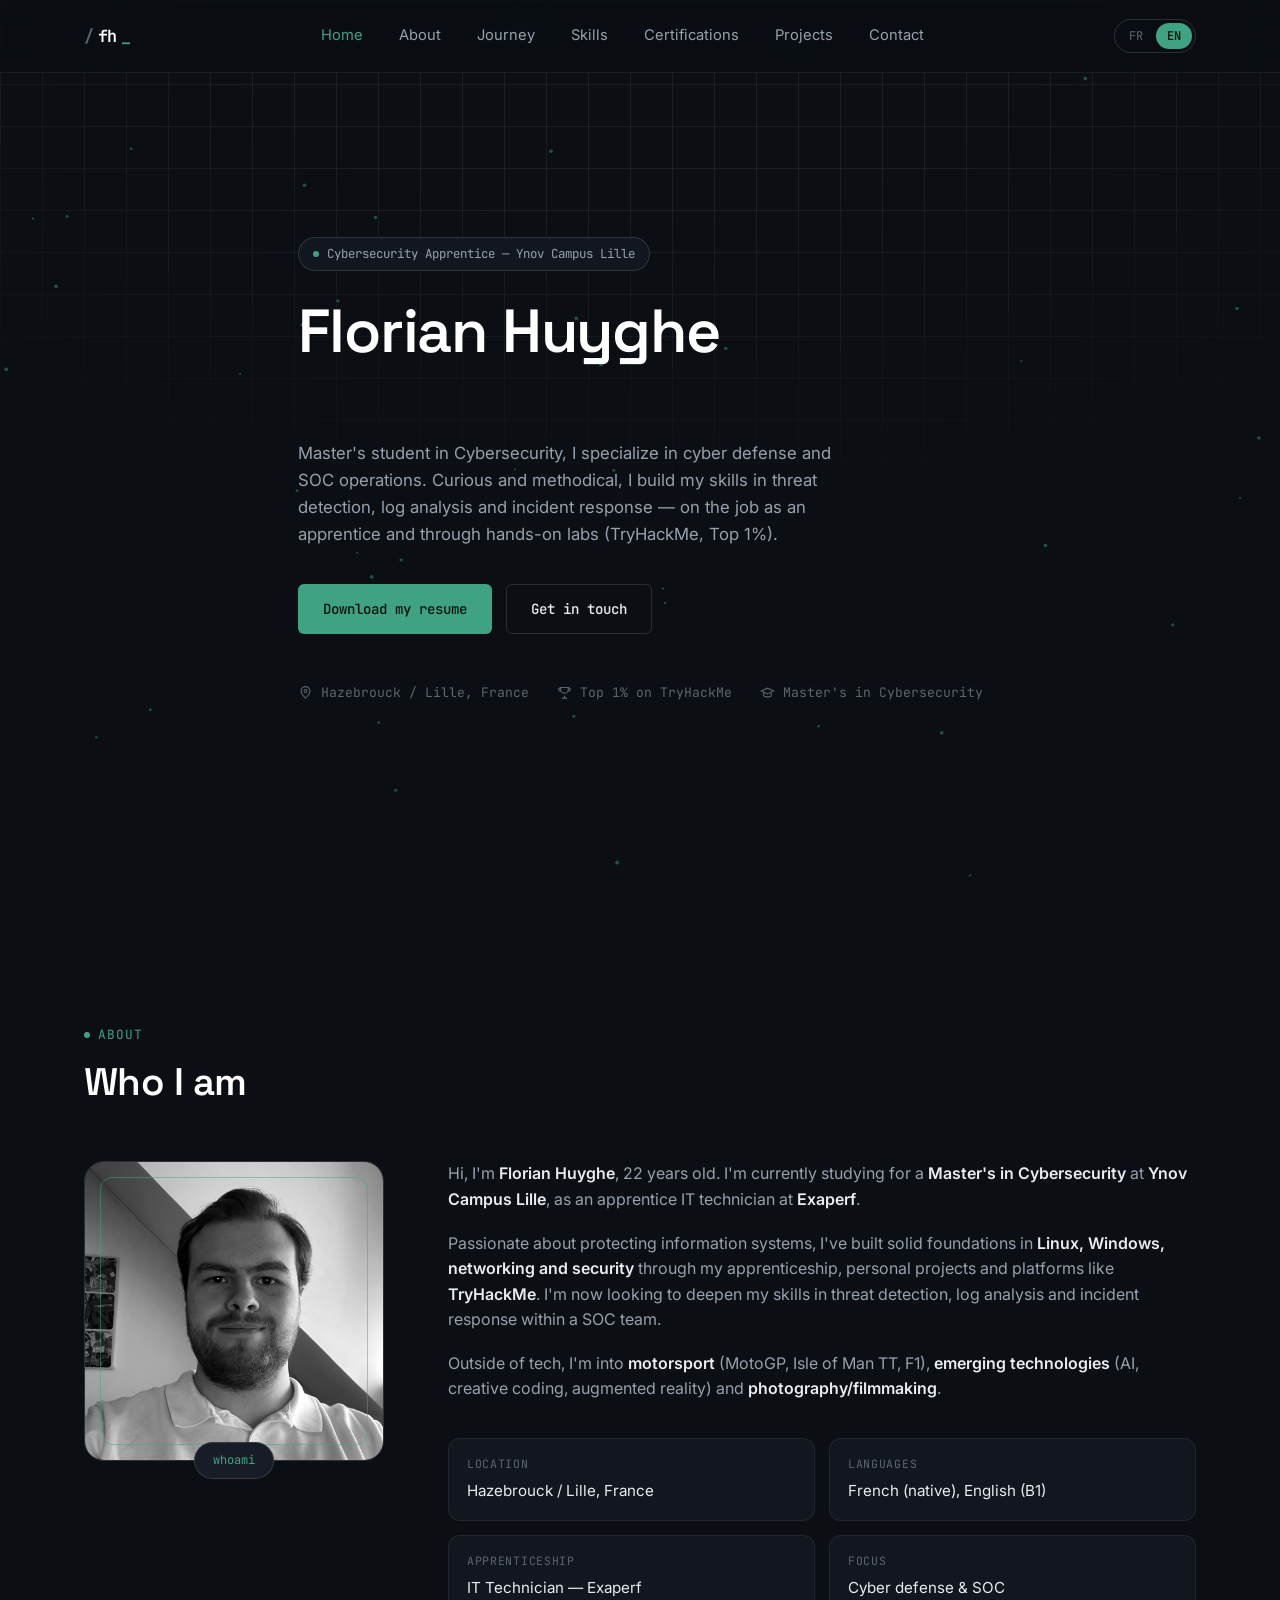
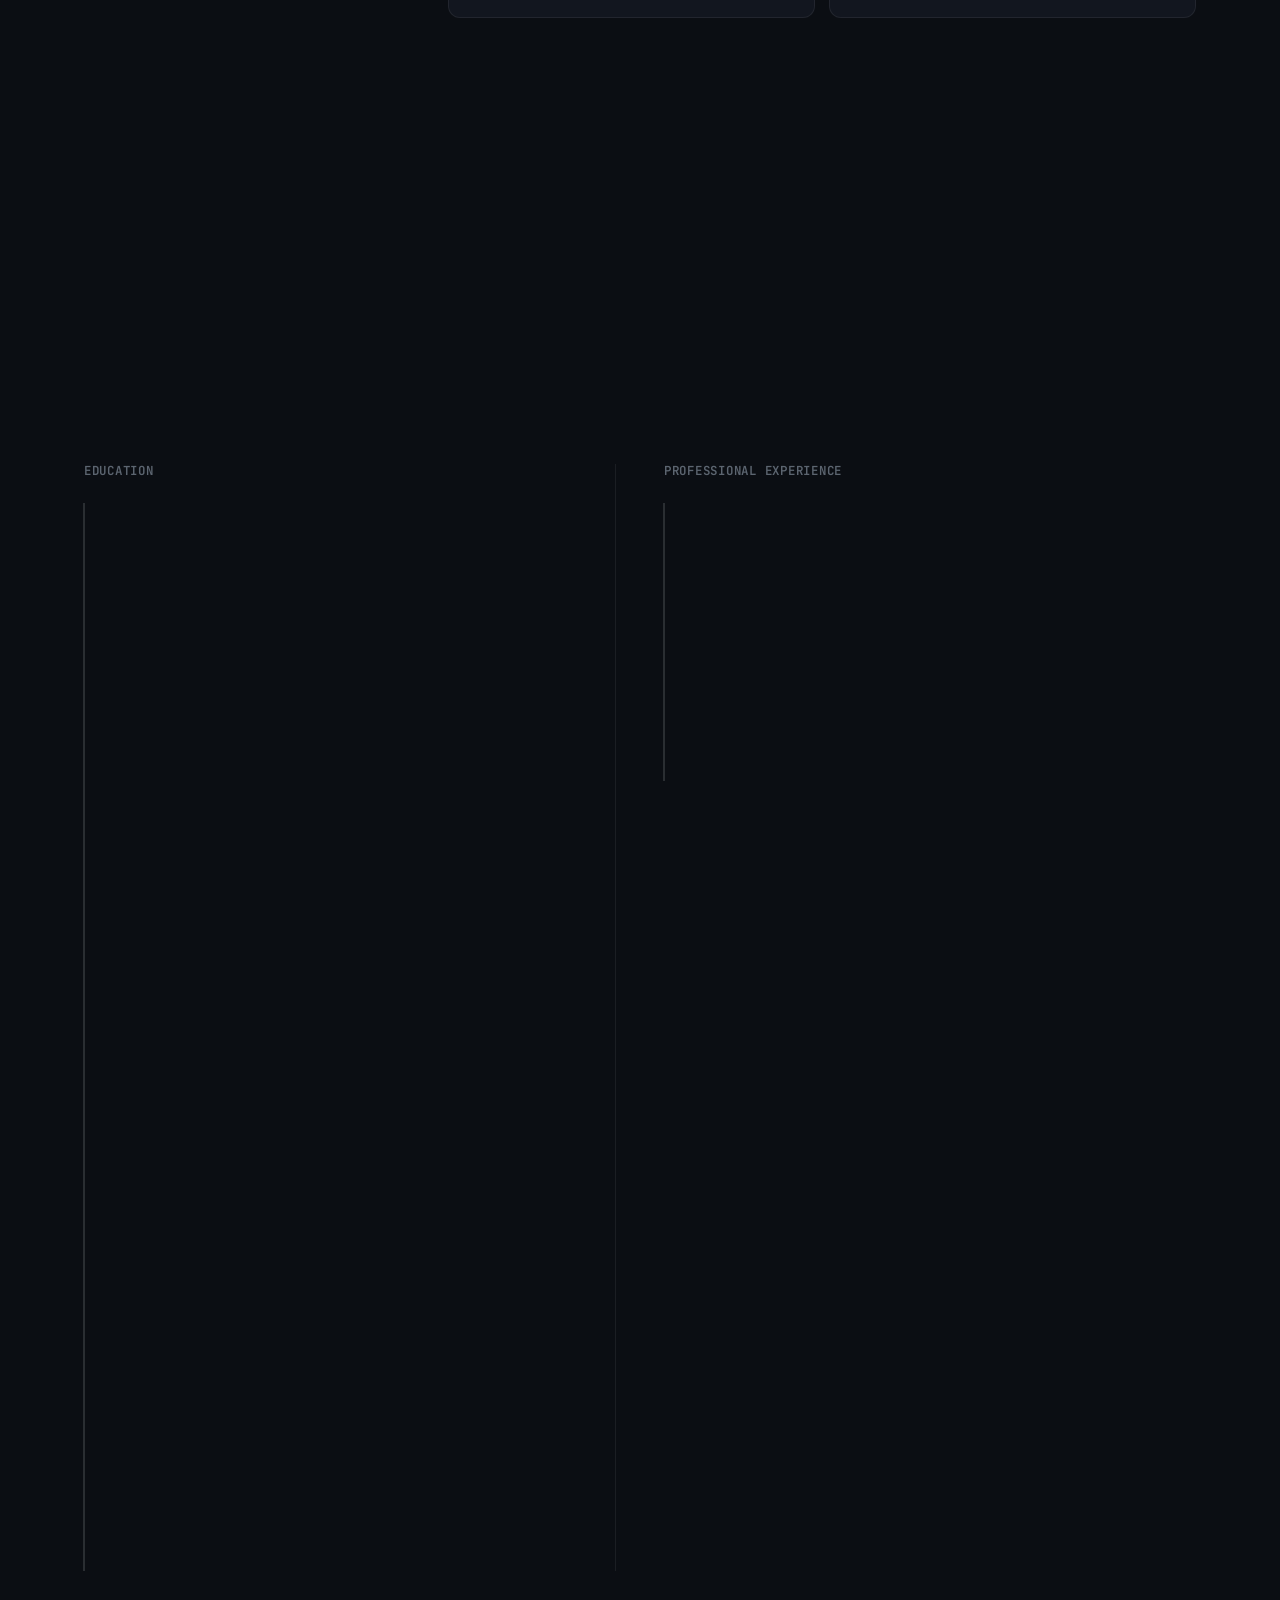
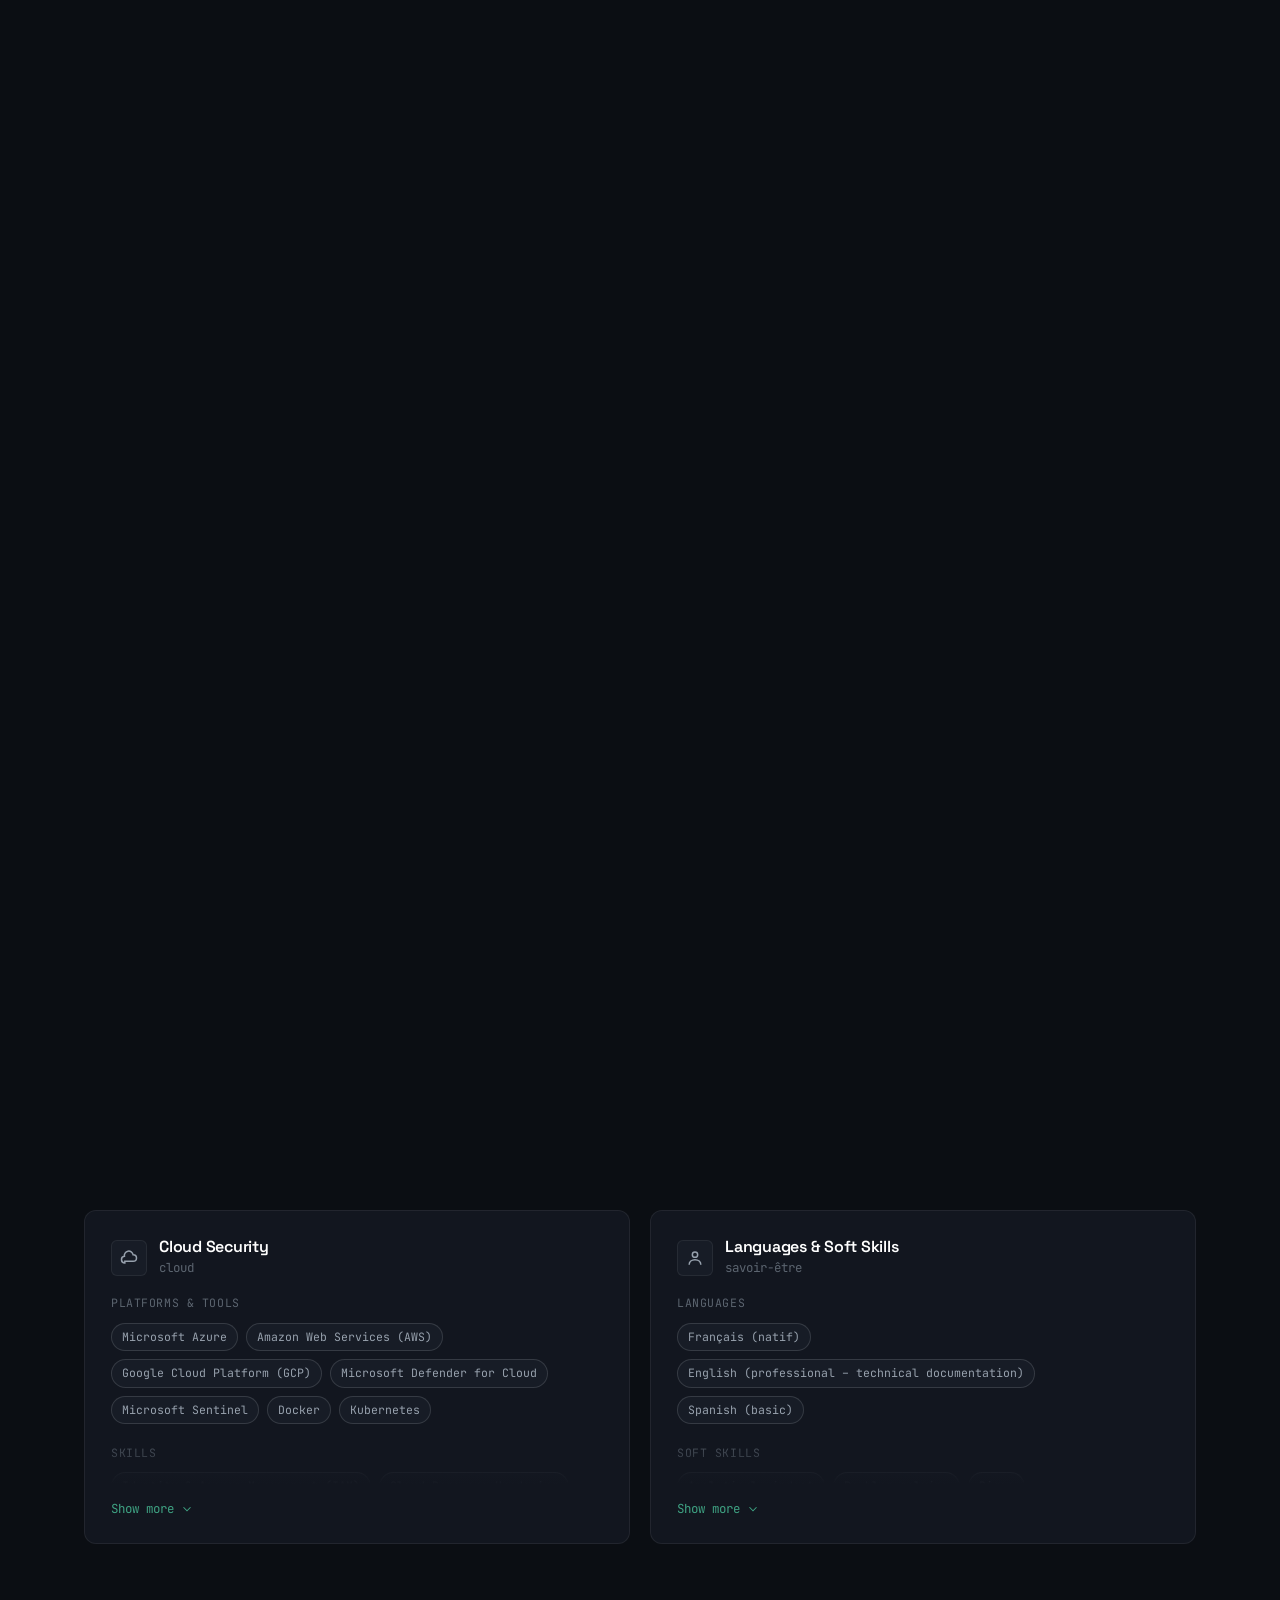
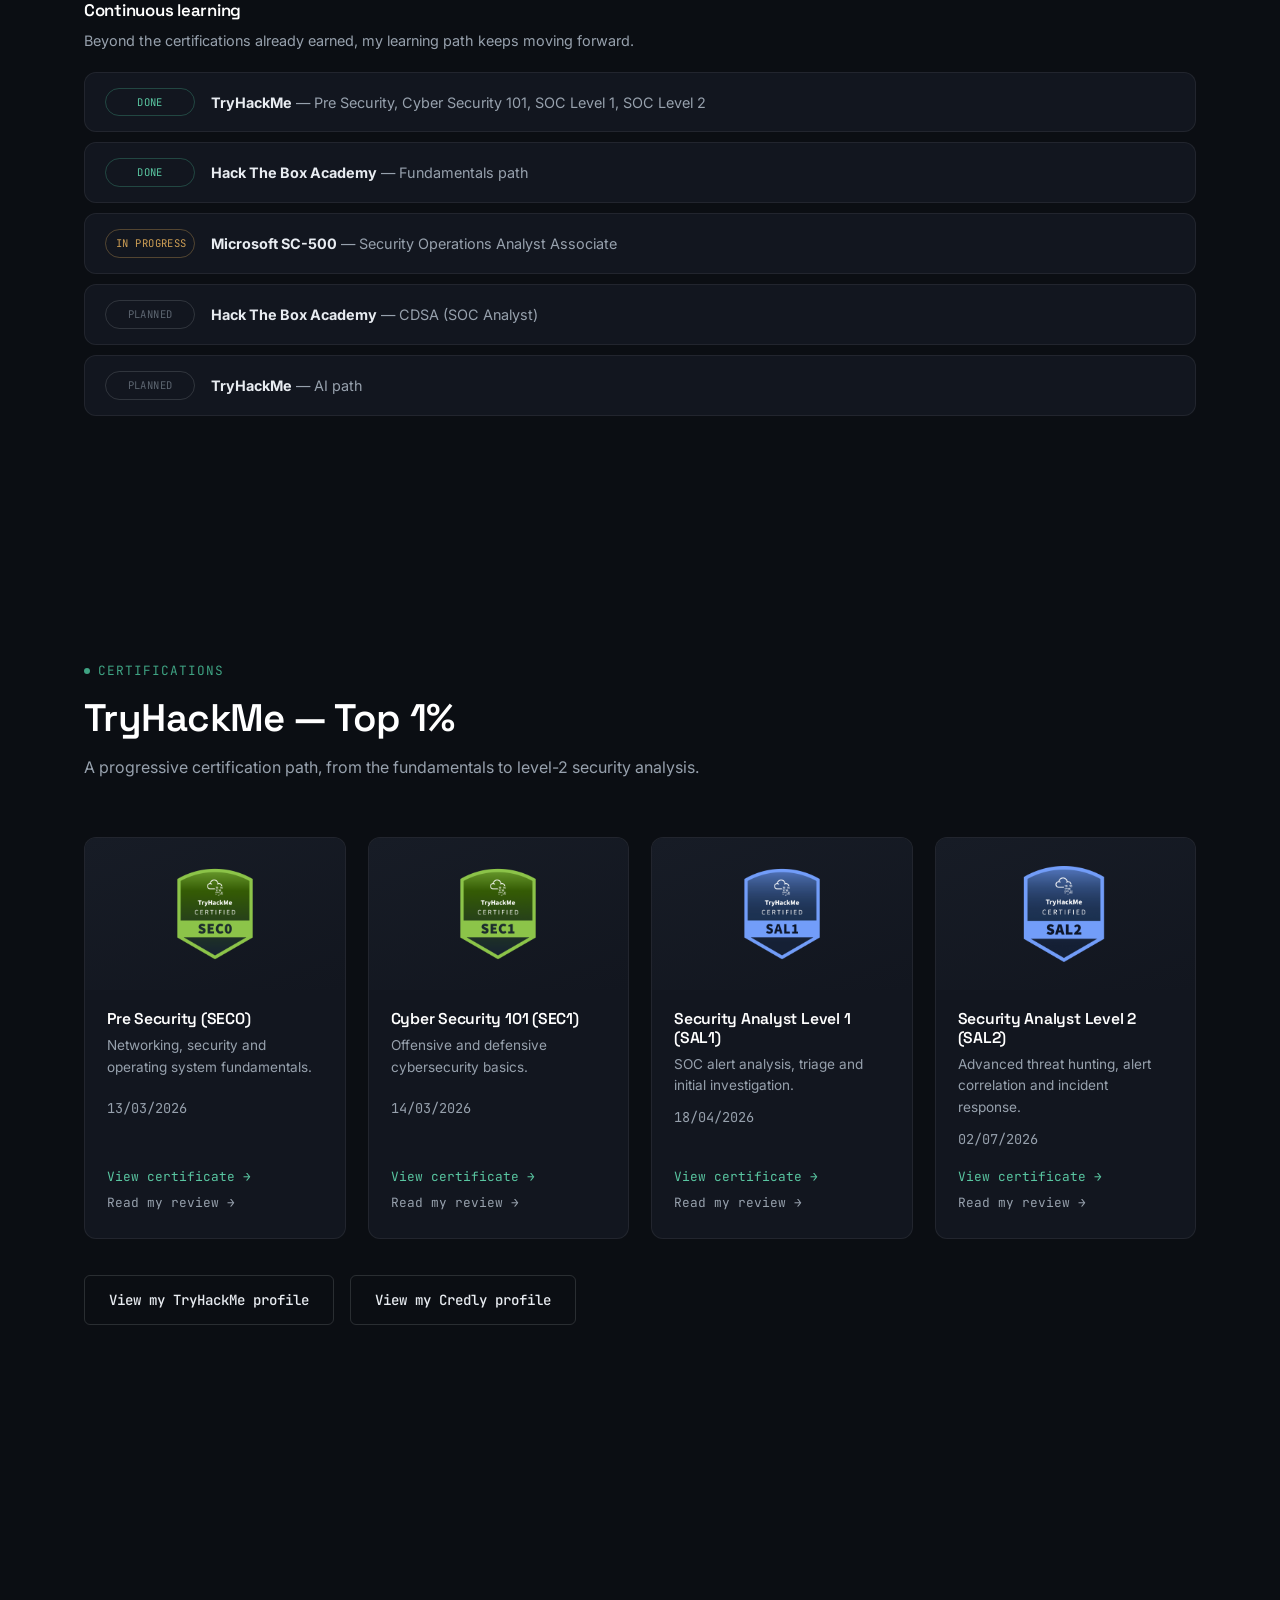
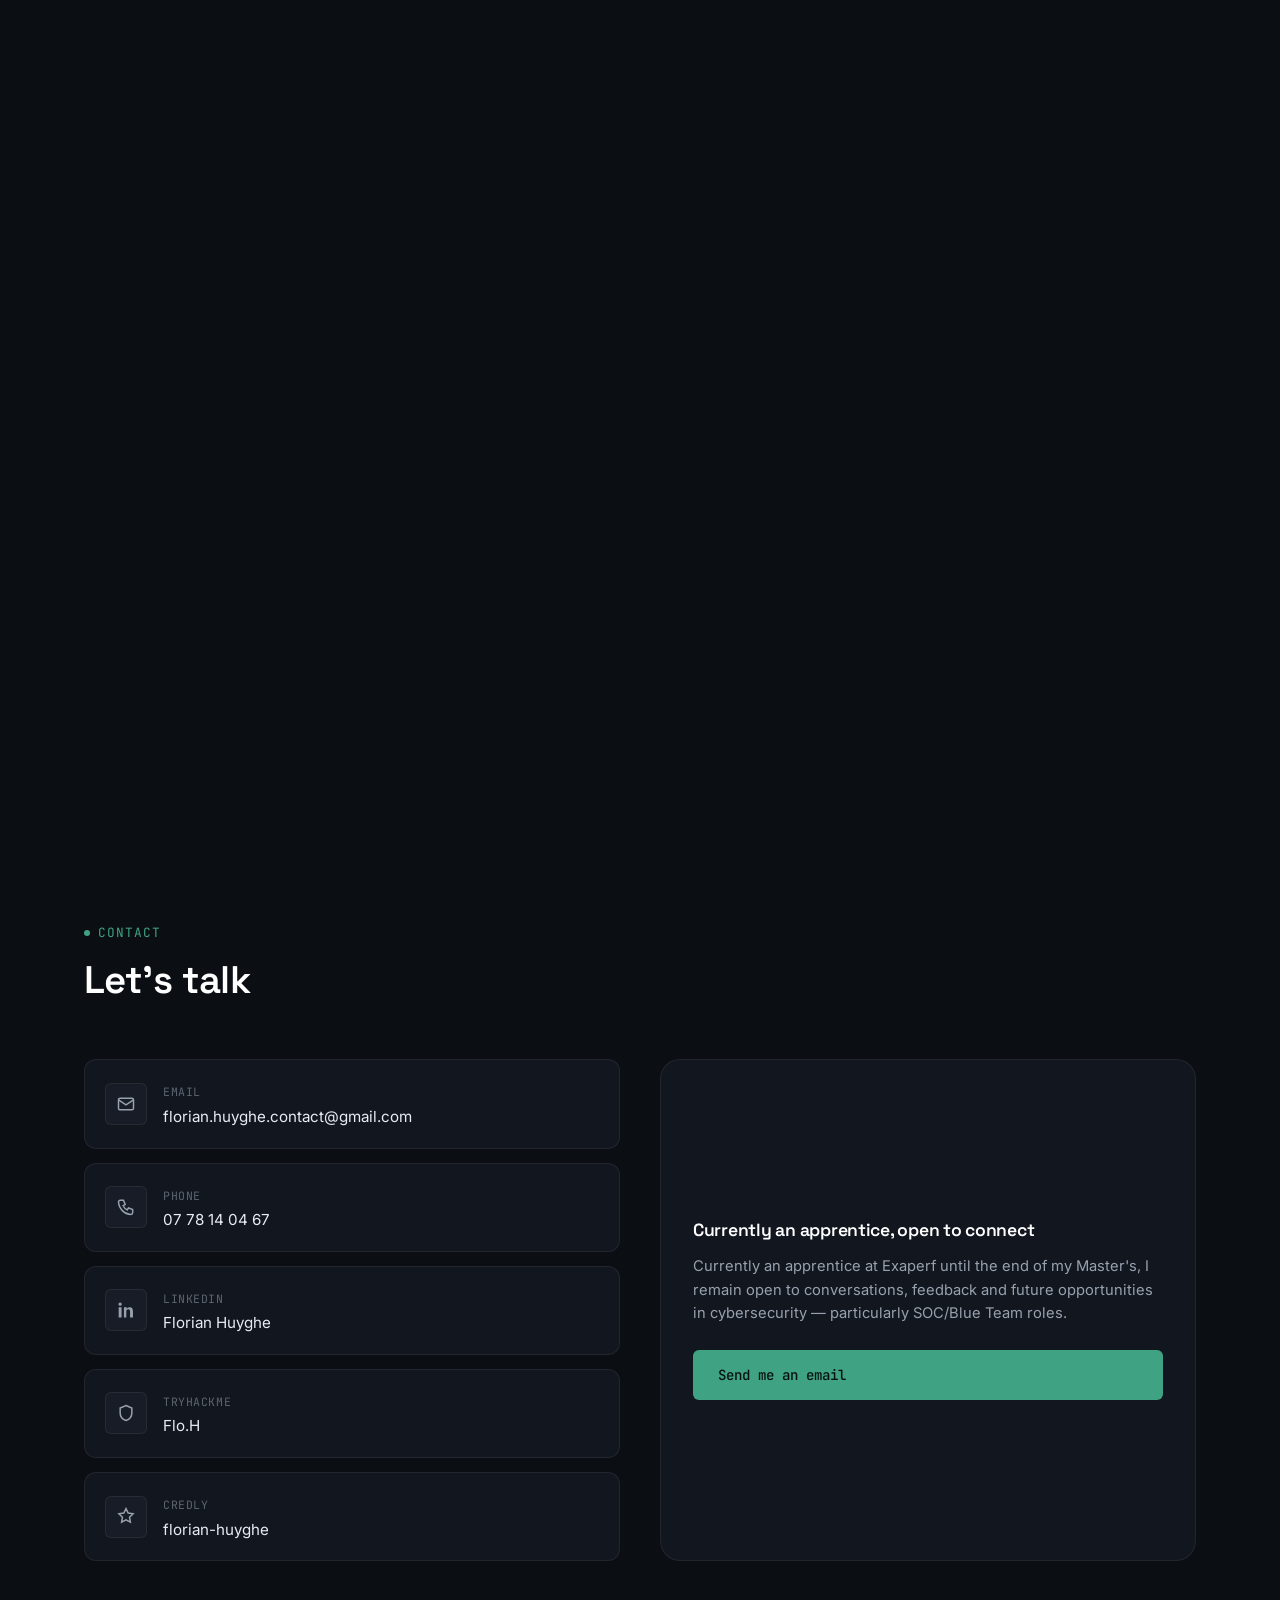
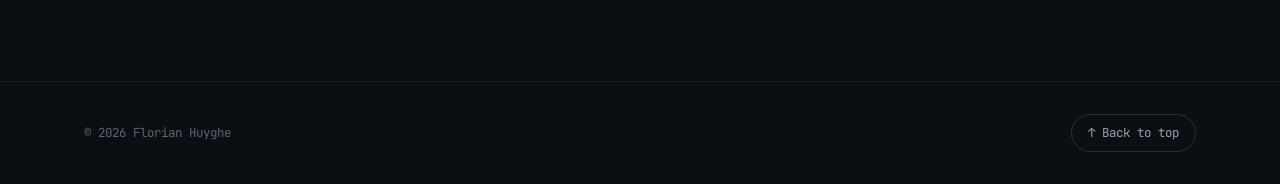
<file: index.html>
<!DOCTYPE html>
<html lang="fr">
<head>
<meta charset="UTF-8">
<meta name="viewport" content="width=device-width, initial-scale=1.0">
<meta name="author" content="Florian Huyghe">
<meta name="description" content="Florian Huyghe — Étudiant en Mastère Cybersécurité, alternant Cyber Défense. Blue Team, SOC, pentest, administration systèmes & réseaux.">
<meta name="theme-color" content="#0b0e13">

<link rel="icon" type="image/svg+xml" href="assets/img/favicon.svg">

<link rel="preconnect" href="https://fonts.googleapis.com">
<link rel="preconnect" href="https://fonts.gstatic.com" crossorigin>
<link href="https://fonts.googleapis.com/css2?family=Inter:wght@400;500;600;700&family=Space+Grotesk:wght@500;600;700&family=JetBrains+Mono:wght@400;500;600;700&display=swap" rel="stylesheet">

<link href="assets/css/style.css?v=10" rel="stylesheet">

<title>Florian Huyghe — Portfolio Cybersécurité</title>
</head>
<body>
<a class="skip-link" href="#main">Aller au contenu</a>

<!-- ============ HEADER ============ -->
<header class="header">
  <div class="container header-inner">
    <a href="#home" class="logo"><span class="dim">/</span>fh<span class="accent">_</span></a>

    <nav class="nav" id="nav">
      <a class="nav-link active" href="#home" data-i18n="nav.home">Accueil</a>
      <a class="nav-link" href="#about" data-i18n="nav.about">À propos</a>
      <a class="nav-link" href="#timeline" data-i18n="nav.timeline">Parcours</a>
      <a class="nav-link" href="#skills" data-i18n="nav.skills">Compétences</a>
      <a class="nav-link" href="#certifications" data-i18n="nav.certs">Certifications</a>
      <a class="nav-link" href="#projects" data-i18n="nav.projects">Projets</a>
      <a class="nav-link" href="#contact" data-i18n="nav.contact">Contact</a>
    </nav>

    <div class="header-actions">
      <div class="lang-switch" role="group" aria-label="Langue">
        <button type="button" data-lang="fr" class="active">FR</button>
        <button type="button" data-lang="en">EN</button>
      </div>
      <button class="burger" id="burger" aria-label="Menu" aria-expanded="false" aria-controls="nav">
        <span></span><span></span><span></span>
      </button>
    </div>
  </div>
</header>

<main id="main">

  <!-- ============ HERO ============ -->
  <section id="home" class="hero">
    <div class="bg-grid" aria-hidden="true"></div>
    <canvas id="hero-canvas" aria-hidden="true"></canvas>
    <div class="container hero-inner">
      <div>
        <span class="hero-status"><span class="dot"></span><span data-i18n="hero.status">Alternant Cybersécurité — Ynov Campus Lille</span></span>

        <h1>Florian Huyghe</h1>
        <p class="hero-role"><span id="typewriter"></span></p>

        <p class="hero-pitch" data-i18n="hero.pitch">
          Étudiant en Mastère Cybersécurité (Bac+4), je me spécialise dans la cyber défense et les activités SOC.
          Curieux et méthodique, je construis mes compétences en détection de menaces, analyse de logs et réponse
          à incident — sur le terrain en alternance et via des labs pratiques (TryHackMe, Top 1%).
        </p>

        <div class="hero-cta">
          <a class="btn btn-primary" href="assets/docs/FlorianHuygheCV.pdf" download data-i18n="hero.ctaCv">
            Télécharger mon CV
          </a>
          <a class="btn btn-ghost" href="#contact" data-i18n="hero.ctaContact">Me contacter</a>
        </div>

        <div class="hero-meta">
          <span class="hero-meta-item">
            <svg viewBox="0 0 24 24" fill="none" stroke="currentColor" stroke-width="1.8"><path d="M12 21s7-6.5 7-11.5A7 7 0 0 0 5 9.5C5 14.5 12 21 12 21z"/><circle cx="12" cy="9.5" r="2.3"/></svg>
            <span data-i18n="hero.meta1">Hazebrouck / Lille, France</span>
          </span>
          <span class="hero-meta-item">
            <svg viewBox="0 0 24 24" fill="none" stroke="currentColor" stroke-width="1.8"><path d="M8 21h8M12 17v4M6 4h12v3a6 6 0 0 1-12 0V4z"/><path d="M6 5H4a2 2 0 0 0 2 4M18 5h2a2 2 0 0 1-2 4"/></svg>
            <span data-i18n="hero.meta2">Top 1% TryHackMe</span>
          </span>
          <span class="hero-meta-item">
            <svg viewBox="0 0 24 24" fill="none" stroke="currentColor" stroke-width="1.8"><path d="M2 9.5 12 5l10 4.5-10 4.5-10-4.5z"/><path d="M6 11.8v4.4c0 1.4 2.7 2.8 6 2.8s6-1.4 6-2.8v-4.4"/></svg>
            <span data-i18n="hero.meta3">Mastère 1 Cybersécurité</span>
          </span>
        </div>
      </div>
    </div>
  </section>

  <!-- ============ ABOUT ============ -->
  <section id="about" class="about">
    <div class="container">
      <div class="section-head" data-reveal>
        <p class="section-kicker" data-i18n="about.kicker">À propos</p>
        <h2 class="section-title" data-i18n="about.title">Qui suis-je</h2>
      </div>

      <div class="about-grid">
        <div class="about-photo-wrap" data-reveal>
          <img class="about-photo" src="assets/img/avatar.png" alt="Portrait de Florian Huyghe">
          <div class="about-photo-frame" aria-hidden="true"></div>
          <span class="about-tag" data-i18n="about.tag">whoami</span>
        </div>

        <div class="about-text" data-reveal data-reveal-delay="1">
          <p data-i18n="about.p1">
            Bonjour, je suis <strong>Florian Huyghe</strong>, 22 ans. Je suis actuellement en <strong>Mastère 1
            Cybersécurité</strong> chez <strong>Ynov Campus Lille</strong>, en alternance chez <strong>Exaperf</strong>
            en tant que technicien informatique.
          </p>
          <p data-i18n="about.p2">
            Passionné par la protection des systèmes d'information, j'ai construit des bases solides en
            <strong>Linux, Windows, réseaux et sécurité</strong> à travers mon alternance, mes projets personnels et
            des plateformes comme <strong>TryHackMe</strong>. Je souhaite aujourd'hui approfondir mes compétences en
            détection de menaces, analyse de logs et réponse à incident au sein d'une équipe SOC/VOC.
          </p>
          <p data-i18n="about.p3">
            En dehors de l'informatique, je suis passionné de <strong>sports mécaniques</strong> (MotoGP, Tourist
            Trophy, F1), de <strong>nouvelles technologies</strong> (IA, creative coding, réalité augmentée) et
            d'<strong>audiovisuel</strong> (photo, cinématographie).
          </p>

          <div class="about-facts">
            <div class="fact">
              <div class="label" data-i18n="about.factLocLabel">Localisation</div>
              <div class="value" data-i18n="about.factLocValue">Hazebrouck / Lille, France</div>
            </div>
            <div class="fact">
              <div class="label" data-i18n="about.factLangLabel">Langues</div>
              <div class="value" data-i18n="about.factLangValue">Français (natif), Anglais (B1)</div>
            </div>
            <div class="fact">
              <div class="label" data-i18n="about.factAltLabel">Alternance</div>
              <div class="value" data-i18n="about.factAltValue">Technicien Informatique — Exaperf</div>
            </div>
            <div class="fact">
              <div class="label" data-i18n="about.factFocusLabel">Focus</div>
              <div class="value" data-i18n="about.factFocusValue">Cyber défense &amp; SOC/VOC</div>
            </div>
          </div>
        </div>
      </div>
    </div>
  </section>

  <!-- ============ TIMELINE ============ -->
  <section id="timeline" class="timeline-section">
    <div class="container">
      <div class="section-head" data-reveal>
        <p class="section-kicker" data-i18n="timeline.kicker">Parcours</p>
        <h2 class="section-title" data-i18n="timeline.title">Formation &amp; expérience</h2>
        <p class="section-sub" data-i18n="timeline.sub">Un parcours académique en cybersécurité, doublé d'une alternance technique depuis 2024.</p>
      </div>

      <div class="timeline-columns">
        <div class="timeline-column">
          <h3 class="timeline-column-title" data-i18n="timeline.eduLabel">Formation</h3>
          <ol class="timeline">
            <li class="timeline-item is-current" data-reveal>
              <p class="timeline-date">
                <span data-i18n="timeline.i1.date">Sept. 2025 — Présent</span>
              </p>
              <div class="timeline-card">
                <h3 data-i18n="timeline.i1.title">Mastère 1 Expert Cybersécurité</h3>
                <p class="timeline-loc" data-i18n="timeline.i1.loc">Ynov Campus Lille · Lille, France</p>
                <p data-i18n="timeline.i1.desc1">Programme : pentest avancé, sécurité des infrastructures, audit &amp; analyse d'incidents, gestion des risques, sécurité cloud.</p>
                <p data-i18n="timeline.i1.desc2">Spécialisation : cybersécurité offensive &amp; défensive.</p>
                <div class="timeline-tags">
                  <span class="tag" data-i18n="timeline.tagFormation">Formation</span>
                  <span class="tag">Pentest</span>
                  <span class="tag">Cloud</span>
                  <span class="tag">Gouvernance</span>
                </div>
              </div>
            </li>

            <li class="timeline-item" data-reveal>
              <p class="timeline-date">
                <span data-i18n="timeline.i3.date">Sept. 2024 — Juil. 2025</span>
              </p>
              <div class="timeline-card">
                <h3 data-i18n="timeline.i3.title">Bachelor 3 Cybersécurité</h3>
                <p class="timeline-loc" data-i18n="timeline.i3.loc">Ynov Campus Lille · Lille, France</p>
                <p data-i18n="timeline.i3.desc1">Programme : pentest, sécurité réseaux, bases de données, DevOps.</p>
                <div class="timeline-tags">
                  <span class="tag" data-i18n="timeline.tagFormation">Formation</span>
                  <span class="tag">Pentest</span>
                  <span class="tag">DevOps</span>
                </div>
              </div>
            </li>

            <li class="timeline-item" data-reveal>
              <p class="timeline-date">
                <span data-i18n="timeline.i4.date">Sept. 2023 — Mai 2024</span>
              </p>
              <div class="timeline-card">
                <h3 data-i18n="timeline.i4.title">Licence 2 Informatique</h3>
                <p class="timeline-loc" data-i18n="timeline.i4.loc">Université de Lille · Villeneuve-d'Ascq, France</p>
                <p data-i18n="timeline.i4.desc1">Programme : POO (Java), SQL, PHP, JavaScript, C.</p>
                <div class="timeline-tags">
                  <span class="tag" data-i18n="timeline.tagFormation">Formation</span>
                  <span class="tag">Java</span>
                  <span class="tag">SQL</span>
                </div>
              </div>
            </li>

            <li class="timeline-item" data-reveal>
              <p class="timeline-date">
                <span data-i18n="timeline.i5.date">Sept. 2021 — Mai 2023</span>
              </p>
              <div class="timeline-card">
                <h3 data-i18n="timeline.i5.title">Licence SESI — Sciences Exactes &amp; de l'Ingénierie</h3>
                <p class="timeline-loc" data-i18n="timeline.i5.loc">Université de Lille · Villeneuve-d'Ascq, France</p>
                <p data-i18n="timeline.i5.desc1">Programme : Python, HTML5, CSS3, JavaScript natif. Spécialisation Mathématiques &amp; Informatique.</p>
                <div class="timeline-tags">
                  <span class="tag" data-i18n="timeline.tagFormation">Formation</span>
                  <span class="tag">Python</span>
                  <span class="tag">Maths</span>
                </div>
              </div>
            </li>
          </ol>
        </div>

        <div class="timeline-column">
          <h3 class="timeline-column-title" data-i18n="timeline.proLabel">Expérience professionnelle</h3>
          <ol class="timeline">
            <li class="timeline-item is-current" data-reveal>
              <p class="timeline-date">
                <span data-i18n="timeline.i2.date">Oct. 2024 — Présent</span>
              </p>
              <div class="timeline-card">
                <h3 data-i18n="timeline.i2.title">Technicien Informatique — Alternance</h3>
                <p class="timeline-loc" data-i18n="timeline.i2.loc">Exaperf — Informatique &amp; Téléphonie · Avelin, France</p>
                <p data-i18n="timeline.i2.desc1">Administration Active Directory, Windows Server &amp; RDS, déploiement d'hyperviseurs, configuration Firewall / Switch / NAS.</p>
                <p data-i18n="timeline.i2.desc2">Mise en place de solutions EPP / SIEM / XDR / EDR, support et résolution d'incidents utilisateurs.</p>
                <div class="timeline-tags">
                  <span class="tag tag-alt" data-i18n="timeline.tagEntreprise">Entreprise</span>
                  <span class="tag">Active Directory</span>
                  <span class="tag">SIEM</span>
                  <span class="tag">Support N1/N2</span>
                </div>
              </div>
            </li>
          </ol>
        </div>
      </div>

      <div style="margin-top: 40px;" data-reveal>
        <a class="btn btn-ghost" href="event.html" data-i18n="timeline.eventsCta">Voir mes salons &amp; événements cyber →</a>
      </div>
    </div>
  </section>

  <!-- ============ SKILLS ============ -->
  <section id="skills" class="skills">
    <div class="container">
      <div class="section-head" data-reveal>
        <p class="section-kicker" data-i18n="skills.kicker">Compétences</p>
        <h2 class="section-title" data-i18n="skills.title">Boîte à outils</h2>
        <p class="section-sub" data-i18n="skills.sub">Offensive, défensive, infrastructure : une vision transverse de la sécurité des SI.</p>
      </div>

      <div class="skills-grid">
        <div class="skill-card wide featured collapsible" data-reveal>
          <div class="skill-card-head">
            <span class="skill-icon">
              <svg class="icon" viewBox="0 0 24 24" fill="none" stroke="currentColor" stroke-width="1.8"><path d="M12 3l7 3v6c0 5-3.2 7.8-7 9-3.8-1.2-7-4-7-9V6l7-3z"/></svg>
            </span>
            <div>
              <h3 data-i18n="skills.blue.title">Blue Team &amp; Défense</h3>
              <p class="skill-card-sub">soc / vоc</p>
            </div>
          </div>

          <div class="skill-card-body">
            <div class="skill-subgroup">
              <p class="skill-subgroup-label" data-i18n="skills.blue.toolsLabel">Outils</p>
              <div class="skill-tags">
                <span class="tag">Microsoft Defender for Endpoint</span><span class="tag">CrowdStrike Falcon</span>
                <span class="tag">SentinelOne</span><span class="tag">Microsoft Defender XDR</span>
                <span class="tag">Splunk</span><span class="tag">Elastic Stack (ELK)</span>
                <span class="tag">Microsoft Sentinel</span><span class="tag">Wazuh</span><span class="tag">QRadar</span>
                <span class="tag">Wireshark</span><span class="tag">Zeek</span><span class="tag">Suricata</span>
                <span class="tag">Snort</span><span class="tag">Velociraptor</span><span class="tag">Volatility</span>
                <span class="tag">TheHive</span><span class="tag">Cortex</span><span class="tag">MISP</span>
                <span class="tag">OpenCTI</span><span class="tag">VirusTotal</span><span class="tag">ANY.RUN</span>
                <span class="tag">Cuckoo Sandbox</span>
              </div>
            </div>

            <div class="skill-subgroup">
              <p class="skill-subgroup-label" data-i18n="skills.blue.methodsLabel">Méthodologies &amp; Techniques</p>
              <div class="skill-tags">
                <span class="tag">Security Operations Center (SOC)</span>
                <span class="tag">Vulnerability Operations Center (VOC)</span>
                <span class="tag">Endpoint Protection Platform (EPP)</span>
                <span class="tag">Endpoint Detection &amp; Response (EDR)</span>
                <span class="tag">Extended Detection &amp; Response (XDR)</span>
                <span class="tag">Security Information &amp; Event Management (SIEM)</span>
                <span class="tag">Security Orchestration, Automation &amp; Response (SOAR)</span>
                <span class="tag">Threat Intelligence</span>
                <span class="tag">Threat Hunting</span>
                <span class="tag">Incident Response</span>
                <span class="tag">Digital Forensics &amp; Incident Response (DFIR)</span>
                <span class="tag" data-i18n="skills.blue.m1">Analyse de malwares</span>
                <span class="tag" data-i18n="skills.blue.m2">Analyse de phishing</span>
                <span class="tag" data-i18n="skills.blue.m3">Détection et analyse d'IOC / IOA</span>
                <span class="tag" data-i18n="skills.blue.m4">Création de règles YARA</span>
                <span class="tag" data-i18n="skills.blue.m5">Création de règles Sigma</span>
                <span class="tag">Detection Engineering</span>
                <span class="tag" data-i18n="skills.blue.m6">Analyse des journaux (Logs)</span>
                <span class="tag" data-i18n="skills.blue.m7">Corrélation d'événements</span>
                <span class="tag" data-i18n="skills.blue.m8">Analyse réseau (PCAP)</span>
                <span class="tag" data-i18n="skills.blue.m9">Triage d'alertes</span>
                <span class="tag" data-i18n="skills.blue.m10">Gestion des incidents de sécurité</span>
                <span class="tag" data-i18n="skills.blue.m11">Investigation post-compromission</span>
                <span class="tag" data-i18n="skills.blue.m12">Durcissement des systèmes (Hardening)</span>
                <span class="tag" data-i18n="skills.blue.m13">Gestion des vulnérabilités</span>
                <span class="tag">MITRE ATT&amp;CK</span>
                <span class="tag">MITRE D3FEND</span>
                <span class="tag">Cyber Kill Chain</span>
                <span class="tag">NIST Cybersecurity Framework (CSF)</span>
                <span class="tag" data-i18n="skills.blue.m14">Rédaction de rapports d'investigation</span>
              </div>
            </div>
            <div class="skill-card-fade"></div>
          </div>
          <button type="button" class="skill-card-toggle" aria-expanded="false">
            <span class="toggle-label-more" data-i18n="skills.seeMore">Voir plus</span>
            <span class="toggle-label-less" data-i18n="skills.seeLess">Voir moins</span>
            <svg class="icon toggle-chevron" viewBox="0 0 24 24" fill="none" stroke="currentColor" stroke-width="1.8"><polyline points="6 9 12 15 18 9"/></svg>
          </button>
        </div>

        <div class="skills-row">
        <div class="skill-card collapsible" data-reveal data-reveal-delay="1">
          <div class="skill-card-head">
            <span class="skill-icon">
              <svg class="icon" viewBox="0 0 24 24" fill="none" stroke="currentColor" stroke-width="1.8"><circle cx="12" cy="12" r="9"/><circle cx="12" cy="12" r="4.5"/><circle cx="12" cy="12" r="0.8" fill="currentColor"/></svg>
            </span>
            <div>
              <h3 data-i18n="skills.red.title">Red Team &amp; Offensive</h3>
              <p class="skill-card-sub">offensive-security</p>
            </div>
          </div>
          <div class="skill-card-body">
            <div class="skill-subgroup">
              <p class="skill-subgroup-label" data-i18n="skills.red.toolsLabel">Outils</p>
              <div class="skill-tags">
                <span class="tag">Nmap</span><span class="tag">Burp Suite</span>
                <span class="tag">Metasploit Framework</span><span class="tag">Gobuster</span>
                <span class="tag">Wireshark</span><span class="tag">BloodHound</span>
                <span class="tag">SQLmap</span><span class="tag">Aircrack-ng</span>
              </div>
            </div>

            <div class="skill-subgroup">
              <p class="skill-subgroup-label" data-i18n="skills.red.methodsLabel">Méthodologies &amp; Techniques</p>
              <div class="skill-tags">
                <span class="tag">Reconnaissance &amp; OSINT</span>
                <span class="tag" data-i18n="skills.red.m1">Énumération des services</span>
                <span class="tag" data-i18n="skills.red.m2">Tests d'intrusion Web</span>
                <span class="tag">SQL Injection (SQLi)</span>
                <span class="tag">Cross-Site Scripting (XSS)</span>
                <span class="tag" data-i18n="skills.red.m3">Escalade de privilèges</span>
                <span class="tag" data-i18n="skills.red.m4">Attaques Active Directory</span>
                <span class="tag">Post-exploitation</span>
                <span class="tag" data-i18n="skills.red.m5">Audit Wi-Fi</span>
                <span class="tag">OWASP Top 10</span>
                <span class="tag">MITRE ATT&amp;CK</span>
              </div>
            </div>
            <div class="skill-card-fade"></div>
          </div>
          <button type="button" class="skill-card-toggle" aria-expanded="false">
            <span class="toggle-label-more" data-i18n="skills.seeMore">Voir plus</span>
            <span class="toggle-label-less" data-i18n="skills.seeLess">Voir moins</span>
            <svg class="icon toggle-chevron" viewBox="0 0 24 24" fill="none" stroke="currentColor" stroke-width="1.8"><polyline points="6 9 12 15 18 9"/></svg>
          </button>
        </div>

        <div class="skill-card collapsible" data-reveal data-reveal-delay="2">
          <div class="skill-card-head">
            <span class="skill-icon">
              <svg class="icon" viewBox="0 0 24 24" fill="none" stroke="currentColor" stroke-width="1.8"><rect x="3" y="4" width="18" height="6" rx="1.2"/><rect x="3" y="14" width="18" height="6" rx="1.2"/><circle cx="7" cy="7" r="0.6" fill="currentColor"/><circle cx="7" cy="17" r="0.6" fill="currentColor"/></svg>
            </span>
            <div>
              <h3 data-i18n="skills.sys.title">Systèmes &amp; Réseaux</h3>
              <p class="skill-card-sub">infrastructure</p>
            </div>
          </div>
          <div class="skill-card-body">
            <div class="skill-subgroup">
              <p class="skill-subgroup-label" data-i18n="skills.sys.toolsLabel">Outils</p>
              <div class="skill-tags">
                <span class="tag">Windows Server</span><span class="tag">Linux (Debian, Ubuntu, Kali)</span>
                <span class="tag">Active Directory</span><span class="tag">VMware</span>
                <span class="tag">VirtualBox</span><span class="tag">Docker</span>
                <span class="tag">Cisco Packet Tracer</span><span class="tag">pfSense</span>
              </div>
            </div>

            <div class="skill-subgroup">
              <p class="skill-subgroup-label" data-i18n="skills.sys.methodsLabel">Méthodologies &amp; Technologies</p>
              <div class="skill-tags">
                <span class="tag" data-i18n="skills.sys.m1">Administration Windows &amp; Linux</span>
                <span class="tag" data-i18n="skills.sys.m2">Gestion Active Directory &amp; GPO</span>
                <span class="tag" data-i18n="skills.sys.m3">Virtualisation</span>
                <span class="tag" data-i18n="skills.sys.m4">Conteneurisation</span>
                <span class="tag" data-i18n="skills.sys.m5">Configuration réseau (TCP/IP, VLAN, DHCP, DNS)</span>
                <span class="tag" data-i18n="skills.sys.m6">Routage &amp; Commutation</span>
                <span class="tag" data-i18n="skills.sys.m7">Pare-feu &amp; Segmentation réseau</span>
                <span class="tag" data-i18n="skills.sys.m8">Sauvegarde &amp; Restauration</span>
                <span class="tag" data-i18n="skills.sys.m9">Supervision des infrastructures</span>
                <span class="tag" data-i18n="skills.sys.m10">Automatisation (Bash &amp; PowerShell)</span>
              </div>
            </div>
            <div class="skill-card-fade"></div>
          </div>
          <button type="button" class="skill-card-toggle" aria-expanded="false">
            <span class="toggle-label-more" data-i18n="skills.seeMore">Voir plus</span>
            <span class="toggle-label-less" data-i18n="skills.seeLess">Voir moins</span>
            <svg class="icon toggle-chevron" viewBox="0 0 24 24" fill="none" stroke="currentColor" stroke-width="1.8"><polyline points="6 9 12 15 18 9"/></svg>
          </button>
        </div>

        <div class="skill-card collapsible" data-reveal data-reveal-delay="3">
          <div class="skill-card-head">
            <span class="skill-icon">
              <svg class="icon" viewBox="0 0 24 24" fill="none" stroke="currentColor" stroke-width="1.8"><polyline points="4 17 10 11 4 5"/><line x1="12" y1="19" x2="20" y2="19"/></svg>
            </span>
            <div>
              <h3 data-i18n="skills.script.title">Scripting &amp; Automatisation</h3>
              <p class="skill-card-sub">tooling</p>
            </div>
          </div>
          <div class="skill-card-body">
            <div class="skill-subgroup">
              <p class="skill-subgroup-label" data-i18n="skills.script.toolsLabel">Langages &amp; Outils</p>
              <div class="skill-tags">
                <span class="tag">Python</span><span class="tag">PowerShell</span><span class="tag">Bash</span>
                <span class="tag">Git</span><span class="tag">GitHub</span>
                <span class="tag">Visual Studio Code</span><span class="tag">Docker</span>
              </div>
            </div>
            <div class="skill-subgroup">
              <p class="skill-subgroup-label" data-i18n="skills.script.skillsLabel">Compétences</p>
              <div class="skill-tags">
                <span class="tag" data-i18n="skills.script.m1">Développement de scripts d'automatisation</span>
                <span class="tag" data-i18n="skills.script.m2">Traitement et analyse de données</span>
                <span class="tag" data-i18n="skills.script.m3">Automatisation de tâches système</span>
                <span class="tag" data-i18n="skills.script.m4">Automatisation d'audits de sécurité</span>
                <span class="tag" data-i18n="skills.script.m5">Parsing de logs</span>
                <span class="tag" data-i18n="skills.script.m6">Développement d'outils de cybersécurité</span>
                <span class="tag" data-i18n="skills.script.m7">Consommation d'API REST</span>
                <span class="tag" data-i18n="skills.script.m8">Gestion de versions avec Git</span>
                <span class="tag" data-i18n="skills.script.m9">Intégration &amp; Déploiement continus (CI/CD)</span>
                <span class="tag" data-i18n="skills.script.m10">Infrastructure as Code (bases)</span>
              </div>
            </div>
            <div class="skill-card-fade"></div>
          </div>
          <button type="button" class="skill-card-toggle" aria-expanded="false">
            <span class="toggle-label-more" data-i18n="skills.seeMore">Voir plus</span>
            <span class="toggle-label-less" data-i18n="skills.seeLess">Voir moins</span>
            <svg class="icon toggle-chevron" viewBox="0 0 24 24" fill="none" stroke="currentColor" stroke-width="1.8"><polyline points="6 9 12 15 18 9"/></svg>
          </button>
        </div>

        <div class="skill-card collapsible" data-reveal data-reveal-delay="4">
          <div class="skill-card-head">
            <span class="skill-icon">
              <svg class="icon" viewBox="0 0 24 24" fill="none" stroke="currentColor" stroke-width="1.8"><rect x="5" y="10" width="14" height="10" rx="1.5"/><path d="M8 10V7a4 4 0 0 1 8 0v3"/></svg>
            </span>
            <div>
              <h3 data-i18n="skills.crypto.title">Cryptographie</h3>
              <p class="skill-card-sub">fondamentaux</p>
            </div>
          </div>
          <div class="skill-card-body">
            <div class="skill-subgroup">
              <p class="skill-subgroup-label" data-i18n="skills.crypto.toolsLabel">Outils &amp; Technologies</p>
              <div class="skill-tags">
                <span class="tag">OpenSSL</span><span class="tag">GnuPG (GPG)</span>
                <span class="tag">Hashcat</span><span class="tag">John the Ripper</span>
              </div>
            </div>
            <div class="skill-subgroup">
              <p class="skill-subgroup-label" data-i18n="skills.crypto.conceptsLabel">Concepts &amp; Compétences</p>
              <div class="skill-tags">
                <span class="tag" data-i18n="skills.crypto.m1">Chiffrement symétrique (AES)</span>
                <span class="tag" data-i18n="skills.crypto.m2">Chiffrement asymétrique (RSA, ECC)</span>
                <span class="tag" data-i18n="skills.crypto.m3">Fonctions de hachage (SHA-2, SHA-3)</span>
                <span class="tag" data-i18n="skills.crypto.m4">Gestion des certificats (PKI, X.509)</span>
                <span class="tag" data-i18n="skills.crypto.m5">Signatures numériques</span>
                <span class="tag" data-i18n="skills.crypto.m6">Échange de clés</span>
                <span class="tag">TLS / SSL</span>
                <span class="tag" data-i18n="skills.crypto.m7">Encodage &amp; hachage</span>
                <span class="tag" data-i18n="skills.crypto.m8">Bonnes pratiques de gestion des clés</span>
              </div>
            </div>
            <div class="skill-card-fade"></div>
          </div>
          <button type="button" class="skill-card-toggle" aria-expanded="false">
            <span class="toggle-label-more" data-i18n="skills.seeMore">Voir plus</span>
            <span class="toggle-label-less" data-i18n="skills.seeLess">Voir moins</span>
            <svg class="icon toggle-chevron" viewBox="0 0 24 24" fill="none" stroke="currentColor" stroke-width="1.8"><polyline points="6 9 12 15 18 9"/></svg>
          </button>
        </div>
        </div>

        <div class="skills-row">
        <div class="skill-card collapsible" data-reveal data-reveal-delay="2">
          <div class="skill-card-head">
            <span class="skill-icon">
              <svg class="icon" viewBox="0 0 24 24" fill="none" stroke="currentColor" stroke-width="1.8"><path d="M7 18a4 4 0 0 1-.5-7.97A5 5 0 0 1 16.9 8H17a4 4 0 0 1 0 8H7z"/></svg>
            </span>
            <div>
              <h3 data-i18n="skills.cloud.title">Cloud Security</h3>
              <p class="skill-card-sub">cloud</p>
            </div>
          </div>
          <div class="skill-card-body">
            <div class="skill-subgroup">
              <p class="skill-subgroup-label" data-i18n="skills.cloud.toolsLabel">Plateformes &amp; Outils</p>
              <div class="skill-tags">
                <span class="tag">Microsoft Azure</span><span class="tag">Amazon Web Services (AWS)</span>
                <span class="tag">Google Cloud Platform (GCP)</span><span class="tag">Microsoft Defender for Cloud</span>
                <span class="tag">Microsoft Sentinel</span><span class="tag">Docker</span><span class="tag">Kubernetes</span>
              </div>
            </div>
            <div class="skill-subgroup">
              <p class="skill-subgroup-label" data-i18n="skills.cloud.skillsLabel">Compétences</p>
              <div class="skill-tags">
                <span class="tag" data-i18n="skills.cloud.m1">Gestion des identités &amp; des accès (IAM)</span>
                <span class="tag" data-i18n="skills.cloud.m2">Sécurisation des ressources Cloud</span>
                <span class="tag" data-i18n="skills.cloud.m3">Configuration des réseaux virtuels</span>
                <span class="tag" data-i18n="skills.cloud.m4">Gestion des secrets &amp; des clés</span>
                <span class="tag" data-i18n="skills.cloud.m5">Surveillance &amp; journalisation</span>
                <span class="tag" data-i18n="skills.cloud.m6">Détection des menaces</span>
                <span class="tag" data-i18n="skills.cloud.m7">Hardening des environnements Cloud</span>
                <span class="tag" data-i18n="skills.cloud.m8">Sécurité des conteneurs</span>
                <span class="tag" data-i18n="skills.cloud.m9">Modèle de responsabilité partagée</span>
                <span class="tag" data-i18n="skills.cloud.m10">Conformité &amp; bonnes pratiques (CIS Benchmarks)</span>
              </div>
            </div>
            <div class="skill-card-fade"></div>
          </div>
          <button type="button" class="skill-card-toggle" aria-expanded="false">
            <span class="toggle-label-more" data-i18n="skills.seeMore">Voir plus</span>
            <span class="toggle-label-less" data-i18n="skills.seeLess">Voir moins</span>
            <svg class="icon toggle-chevron" viewBox="0 0 24 24" fill="none" stroke="currentColor" stroke-width="1.8"><polyline points="6 9 12 15 18 9"/></svg>
          </button>
        </div>

        <div class="skill-card collapsible" data-reveal data-reveal-delay="1">
          <div class="skill-card-head">
            <span class="skill-icon">
              <svg class="icon" viewBox="0 0 24 24" fill="none" stroke="currentColor" stroke-width="1.8"><circle cx="12" cy="8" r="3.2"/><path d="M5 20c0-3.5 3-6 7-6s7 2.5 7 6"/></svg>
            </span>
            <div>
              <h3 data-i18n="skills.soft.title">Langues &amp; Soft Skills</h3>
              <p class="skill-card-sub">savoir-être</p>
            </div>
          </div>
          <div class="skill-card-body">
            <div class="skill-subgroup">
              <p class="skill-subgroup-label" data-i18n="skills.soft.langLabel">Langues</p>
              <div class="skill-tags">
                <span class="tag">Français (natif)</span>
                <span class="tag" data-i18n="skills.soft.lang1">Anglais (professionnel – documentation technique)</span>
                <span class="tag" data-i18n="skills.soft.lang2">Espagnol (notions)</span>
              </div>
            </div>
            <div class="skill-subgroup">
              <p class="skill-subgroup-label" data-i18n="skills.soft.skillsLabel">Soft Skills</p>
              <div class="skill-tags">
                <span class="tag" data-i18n="skills.soft.tag1">Esprit d'analyse</span>
                <span class="tag" data-i18n="skills.soft.tag2">Résolution de problèmes</span>
                <span class="tag" data-i18n="skills.soft.tag4">Rigueur</span>
                <span class="tag" data-i18n="skills.soft.tag5">Curiosité technique</span>
                <span class="tag" data-i18n="skills.soft.tag6">Veille technologique</span>
                <span class="tag" data-i18n="skills.soft.tag7">Communication</span>
                <span class="tag" data-i18n="skills.soft.tag3">Travail en équipe</span>
                <span class="tag" data-i18n="skills.soft.tag8">Autonomie</span>
                <span class="tag" data-i18n="skills.soft.tag9">Gestion des priorités</span>
                <span class="tag" data-i18n="skills.soft.tag10">Adaptabilité</span>
              </div>
            </div>
            <div class="skill-card-fade"></div>
          </div>
          <button type="button" class="skill-card-toggle" aria-expanded="false">
            <span class="toggle-label-more" data-i18n="skills.seeMore">Voir plus</span>
            <span class="toggle-label-less" data-i18n="skills.seeLess">Voir moins</span>
            <svg class="icon toggle-chevron" viewBox="0 0 24 24" fill="none" stroke="currentColor" stroke-width="1.8"><polyline points="6 9 12 15 18 9"/></svg>
          </button>
        </div>
        </div>
      </div>

      <div class="learning-paths-head" data-reveal>
        <h3 data-i18n="skills.pathsTitle">Formation continue</h3>
        <p data-i18n="skills.pathsSub">Au-delà des certifications déjà obtenues, ma trajectoire d'apprentissage se poursuit activement.</p>
      </div>
      <div class="learning-paths" data-reveal>
        <div class="learning-path-item">
          <span class="lp-status done" data-i18n="skills.statusDone">Terminé</span>
          <p class="lp-body" data-i18n="skills.path1"><strong>TryHackMe</strong> — Pre Security, Cyber Security 101, SOC Level 1, SOC Level 2</p>
        </div>
        <div class="learning-path-item">
          <span class="lp-status done" data-i18n="skills.statusDone">Terminé</span>
          <p class="lp-body" data-i18n="skills.path2"><strong>Hack The Box Academy</strong> — Parcours Fundamentals</p>
        </div>
        <div class="learning-path-item">
          <span class="lp-status progress" data-i18n="skills.statusProgress">En cours</span>
          <p class="lp-body" data-i18n="skills.path3"><strong>Microsoft SC-500</strong> — Security Operations Analyst Associate</p>
        </div>
        <div class="learning-path-item">
          <span class="lp-status" data-i18n="skills.statusPlanned">À venir</span>
          <p class="lp-body" data-i18n="skills.path4"><strong>Hack The Box Academy</strong> — CDSA (SOC Analyst)</p>
        </div>
        <div class="learning-path-item">
          <span class="lp-status" data-i18n="skills.statusPlanned">À venir</span>
          <p class="lp-body" data-i18n="skills.path5"><strong>TryHackMe</strong> — Parcours Intelligence Artificielle</p>
        </div>
      </div>
    </div>
  </section>

  <!-- ============ CERTIFICATIONS ============ -->
  <section id="certifications" class="certifications">
    <div class="container">
      <div class="section-head" data-reveal>
        <p class="section-kicker" data-i18n="certs.kicker">Certifications</p>
        <h2 class="section-title" data-i18n="certs.title">TryHackMe — Top 1%</h2>
        <p class="section-sub" data-i18n="certs.sub">Un parcours de certification progressif, de la découverte à l'analyse de sécurité niveau 2.</p>
      </div>

      <div class="certs-grid">
        <div class="cert-card" data-reveal>
          <div class="cert-badge"><img src="assets/img/certifications/pre-security-sec0.png" alt="Badge TryHackMe Pre Security SEC0"></div>
          <div class="cert-body">
            <h3 data-i18n="certs.sec0.title">Pre Security (SEC0)</h3>
            <p data-i18n="certs.sec0.desc">Fondamentaux réseaux, sécurité et systèmes d'exploitation.</p>
            <p class="cert-date">13/03/2026</p>
            <div class="cert-links">
              <a class="cert-link" href="assets/docs/certifications/pre-security-sec0.pdf" target="_blank" rel="noopener" data-i18n="certs.viewCert">Voir le certificat →</a>
              <a class="cert-link is-secondary" href="cert-sec0.html" data-i18n="certs.viewReview">Voir ma review →</a>
            </div>
          </div>
        </div>

        <div class="cert-card" data-reveal data-reveal-delay="1">
          <div class="cert-badge"><img src="assets/img/certifications/cyber-security-101-sec1.png" alt="Badge TryHackMe Cyber Security 101 SEC1"></div>
          <div class="cert-body">
            <h3 data-i18n="certs.sec1.title">Cyber Security 101 (SEC1)</h3>
            <p data-i18n="certs.sec1.desc">Bases de la cybersécurité offensive et défensive.</p>
            <p class="cert-date">14/03/2026</p>
            <div class="cert-links">
              <a class="cert-link" href="assets/docs/certifications/cyber-security-101-sec1.pdf" target="_blank" rel="noopener" data-i18n="certs.viewCert">Voir le certificat →</a>
              <a class="cert-link is-secondary" href="cert-sec1.html" data-i18n="certs.viewReview">Voir ma review →</a>
            </div>
          </div>
        </div>

        <div class="cert-card" data-reveal data-reveal-delay="2">
          <div class="cert-badge"><img src="assets/img/certifications/security-analyst-level-1-sal1.png" alt="Badge TryHackMe Security Analyst Level 1 SAL1"></div>
          <div class="cert-body">
            <h3 data-i18n="certs.sal1.title">Security Analyst Level 1 (SAL1)</h3>
            <p data-i18n="certs.sal1.desc">Analyse d'alertes SOC, triage et investigation initiale.</p>
            <p class="cert-date">18/04/2026</p>
            <div class="cert-links">
              <a class="cert-link" href="assets/docs/certifications/security-analyst-level-1-sal1.pdf" target="_blank" rel="noopener" data-i18n="certs.viewCert">Voir le certificat →</a>
              <a class="cert-link is-secondary" href="cert-sal1.html" data-i18n="certs.viewReview">Voir ma review →</a>
            </div>
          </div>
        </div>

        <div class="cert-card" data-reveal data-reveal-delay="3">
          <div class="cert-badge"><img src="assets/img/certifications/security-analyst-level-2-sal2.png" alt="Badge TryHackMe Security Analyst Level 2 SAL2"></div>
          <div class="cert-body">
            <h3 data-i18n="certs.sal2.title">Security Analyst Level 2 (SAL2)</h3>
            <p data-i18n="certs.sal2.desc">Chasse aux menaces avancée, corrélation d'alertes et réponse à incident.</p>
            <p class="cert-date">02/07/2026</p>
            <div class="cert-links">
              <a class="cert-link" href="assets/docs/certifications/security-analyst-level-2-sal2.pdf" target="_blank" rel="noopener" data-i18n="certs.viewCert">Voir le certificat →</a>
              <a class="cert-link is-secondary" href="cert-sal2.html" data-i18n="certs.viewReview">Voir ma review →</a>
            </div>
          </div>
        </div>
      </div>

      <div class="certs-cta" data-reveal>
        <a class="btn btn-ghost" href="https://tryhackme.com/p/Flo.H" target="_blank" rel="noopener" data-i18n="certs.ctaThm">Voir mon profil TryHackMe</a>
        <a class="btn btn-ghost" href="https://www.credly.com/users/florian-huyghe" target="_blank" rel="noopener" data-i18n="certs.ctaCredly">Voir mon profil Credly</a>
      </div>
    </div>
  </section>

  <!-- ============ PROJECTS ============ -->
  <section id="projects" class="projects">
    <div class="container">
      <div class="section-head" data-reveal>
        <p class="section-kicker" data-i18n="projects.kicker">Projets</p>
        <h2 class="section-title" data-i18n="projects.title">Mise en pratique</h2>
        <p class="section-sub" data-i18n="projects.sub">Des scénarios concrets, pensés côté attaquant comme côté défenseur.</p>
      </div>

      <div class="project-feature" data-reveal>
        <div class="project-feature-body">
          <h3 data-i18n="projects.ctf.title">CTF Red / Blue Team — Ynov Campus</h3>
          <p data-i18n="projects.ctf.p1">
            Conception et mise en place d'un <strong>Capture The Flag</strong> destiné aux étudiants de 1ère et
            2ème année, simulant une attaque réelle avec une approche double.
          </p>
          <p data-i18n="projects.ctf.p2">
            Côté <strong>Red Team</strong> : scénario d'intrusion réaliste. Côté <strong>Blue Team</strong> :
            détection, analyse des alertes et réponse à incident depuis un poste SOC.
          </p>
          <div class="timeline-tags">
            <span class="tag tag-red">Red Team</span>
            <span class="tag tag-alt">Blue Team</span>
            <span class="tag">SOC</span>
            <span class="tag">CTF Design</span>
          </div>
          <a class="cert-link" style="margin-top: 18px;" href="project-ctf.html" data-i18n="projects.ctf.cta">Voir le projet en détail →</a>
        </div>
        <div class="project-terminal">
          <div class="term-bar"><span class="term-dot r"></span><span class="term-dot y"></span><span class="term-dot g"></span></div>
          <pre class="term-log" data-i18n="projects.ctf.log">
<span class="t">14:02:11</span> Recon — scan Nmap sur le réseau étudiant
<span class="t">14:09:47</span> <span class="warn">Exploitation — accès initial via service vulnérable</span>
<span class="t">14:11:03</span> Alerte SIEM déclenchée côté Blue Team
<span class="t">14:14:52</span> <span class="crit">Escalade de privilèges détectée</span>
<span class="t">14:19:30</span> Confinement — isolation de la machine compromise
<span class="t">&gt;</span> <span class="ok">statut : incident contenu, rapport transmis ✓</span></pre>
        </div>
      </div>

      <div class="projects-grid">
        <div class="project-card" data-reveal>
          <h3>
            <svg class="icon" viewBox="0 0 24 24" fill="none" stroke="currentColor" stroke-width="1.8"><circle cx="5" cy="6" r="2.2"/><circle cx="19" cy="6" r="2.2"/><circle cx="12" cy="18" r="2.2"/><path d="M6.8 7.4 10.5 16.4M17.2 7.4 13.5 16.4M7.2 6h9.6"/></svg>
            <span data-i18n="projects.pfsense.title">Architecture réseau multi-site — pfSense</span>
          </h3>
          <p data-i18n="projects.pfsense.desc">
            Conception et déploiement d'une architecture interconnectant plusieurs sites via des pare-feu pfSense :
            VPN site-à-site (IPsec), segmentation VLAN, règles de filtrage et supervision.
          </p>
        </div>

        <div class="project-card" data-reveal data-reveal-delay="1">
          <h3>
            <svg class="icon" viewBox="0 0 24 24" fill="none" stroke="currentColor" stroke-width="1.8"><polyline points="4 17 10 11 4 5"/><line x1="12" y1="19" x2="20" y2="19"/></svg>
            <span data-i18n="projects.lab.title">Home Lab — Proxmox</span>
          </h3>
          <p data-i18n="projects.lab.desc">
            Environnement de virtualisation personnel pour l'entraînement : Active Directory, machines vulnérables,
            outils d'analyse réseau et simulation d'incidents.
          </p>
        </div>
      </div>
    </div>
  </section>

  <!-- ============ CONTACT ============ -->
  <section id="contact" class="contact">
    <div class="container">
      <div class="section-head" data-reveal>
        <p class="section-kicker" data-i18n="contact.kicker">Contact</p>
        <h2 class="section-title" data-i18n="contact.title">Discutons</h2>
      </div>

      <div class="contact-grid">
        <div class="contact-cards" data-reveal>
          <a class="contact-card" href="mailto:florian.huyghe.contact@gmail.com">
            <span class="ic"><svg class="icon" viewBox="0 0 24 24" fill="none" stroke="currentColor" stroke-width="1.8"><rect x="3" y="5" width="18" height="14" rx="2"/><path d="M3 7l9 6 9-6"/></svg></span>
            <span><span class="label" data-i18n="contact.emailLabel">Email</span><br><span class="value">florian.huyghe.contact@gmail.com</span></span>
          </a>
          <a class="contact-card" href="tel:+33778140467">
            <span class="ic"><svg class="icon" viewBox="0 0 24 24" fill="none" stroke="currentColor" stroke-width="1.8"><path d="M5 4h4l2 5-2.5 1.5a11 11 0 0 0 5 5L15 13l5 2v4a2 2 0 0 1-2 2A16 16 0 0 1 3 6a2 2 0 0 1 2-2z"/></svg></span>
            <span><span class="label" data-i18n="contact.phoneLabel">Téléphone</span><br><span class="value">07 78 14 04 67</span></span>
          </a>
          <a class="contact-card" href="https://www.linkedin.com/in/florian-huyghe-38713722b/" target="_blank" rel="noopener">
            <span class="ic"><svg class="icon" viewBox="0 0 24 24" fill="currentColor"><path d="M6.94 5a2 2 0 1 1-4 0 2 2 0 0 1 4 0zM3.2 8.75h3.5V21H3.2V8.75zM9.5 8.75h3.35v1.68h.05c.47-.88 1.6-1.8 3.3-1.8 3.53 0 4.18 2.32 4.18 5.35V21h-3.5v-6.32c0-1.5-.03-3.44-2.1-3.44-2.1 0-2.42 1.64-2.42 3.33V21H9.5V8.75z"/></svg></span>
            <span><span class="label">LinkedIn</span><br><span class="value">Florian Huyghe</span></span>
          </a>
          <a class="contact-card" href="https://tryhackme.com/p/Flo.H" target="_blank" rel="noopener">
            <span class="ic"><svg class="icon" viewBox="0 0 24 24" fill="none" stroke="currentColor" stroke-width="1.8"><path d="M12 3l7 3v6c0 5-3.2 7.8-7 9-3.8-1.2-7-4-7-9V6l7-3z"/></svg></span>
            <span><span class="label">TryHackMe</span><br><span class="value">Flo.H</span></span>
          </a>
          <a class="contact-card" href="https://www.credly.com/users/florian-huyghe" target="_blank" rel="noopener">
            <span class="ic"><svg class="icon" viewBox="0 0 24 24" fill="none" stroke="currentColor" stroke-width="1.8"><path d="M12 2l2.6 5.3 5.9.9-4.25 4.1 1 5.85L12 15.4l-5.25 2.75 1-5.85L3.5 8.2l5.9-.9L12 2z"/></svg></span>
            <span><span class="label">Credly</span><br><span class="value">florian-huyghe</span></span>
          </a>
        </div>

        <div class="contact-availability" data-reveal data-reveal-delay="1">
          <h3 data-i18n="contact.boxTitle">En alternance, ouvert aux échanges</h3>
          <p data-i18n="contact.boxDesc">
            Actuellement en alternance chez Exaperf jusqu'à la fin de mon Mastère, je reste ouvert aux échanges,
            retours d'expérience et opportunités futures autour de la cybersécurité — en particulier SOC/Blue Team.
          </p>
          <a class="btn btn-primary" href="mailto:florian.huyghe.contact@gmail.com" data-i18n="contact.boxCta">M'envoyer un email</a>
        </div>
      </div>
    </div>
  </section>

</main>

<!-- ============ FOOTER ============ -->
<footer class="footer">
  <div class="container footer-inner">
    <span>© <span id="year"></span> Florian Huyghe</span>
    <a class="back-to-top" href="#home" data-i18n="footer.top">↑ Haut de page</a>
  </div>
</footer>

<script src="assets/js/translations.js?v=10"></script>
<script src="assets/js/main.js?v=10"></script>
</body>
</html>
</file>
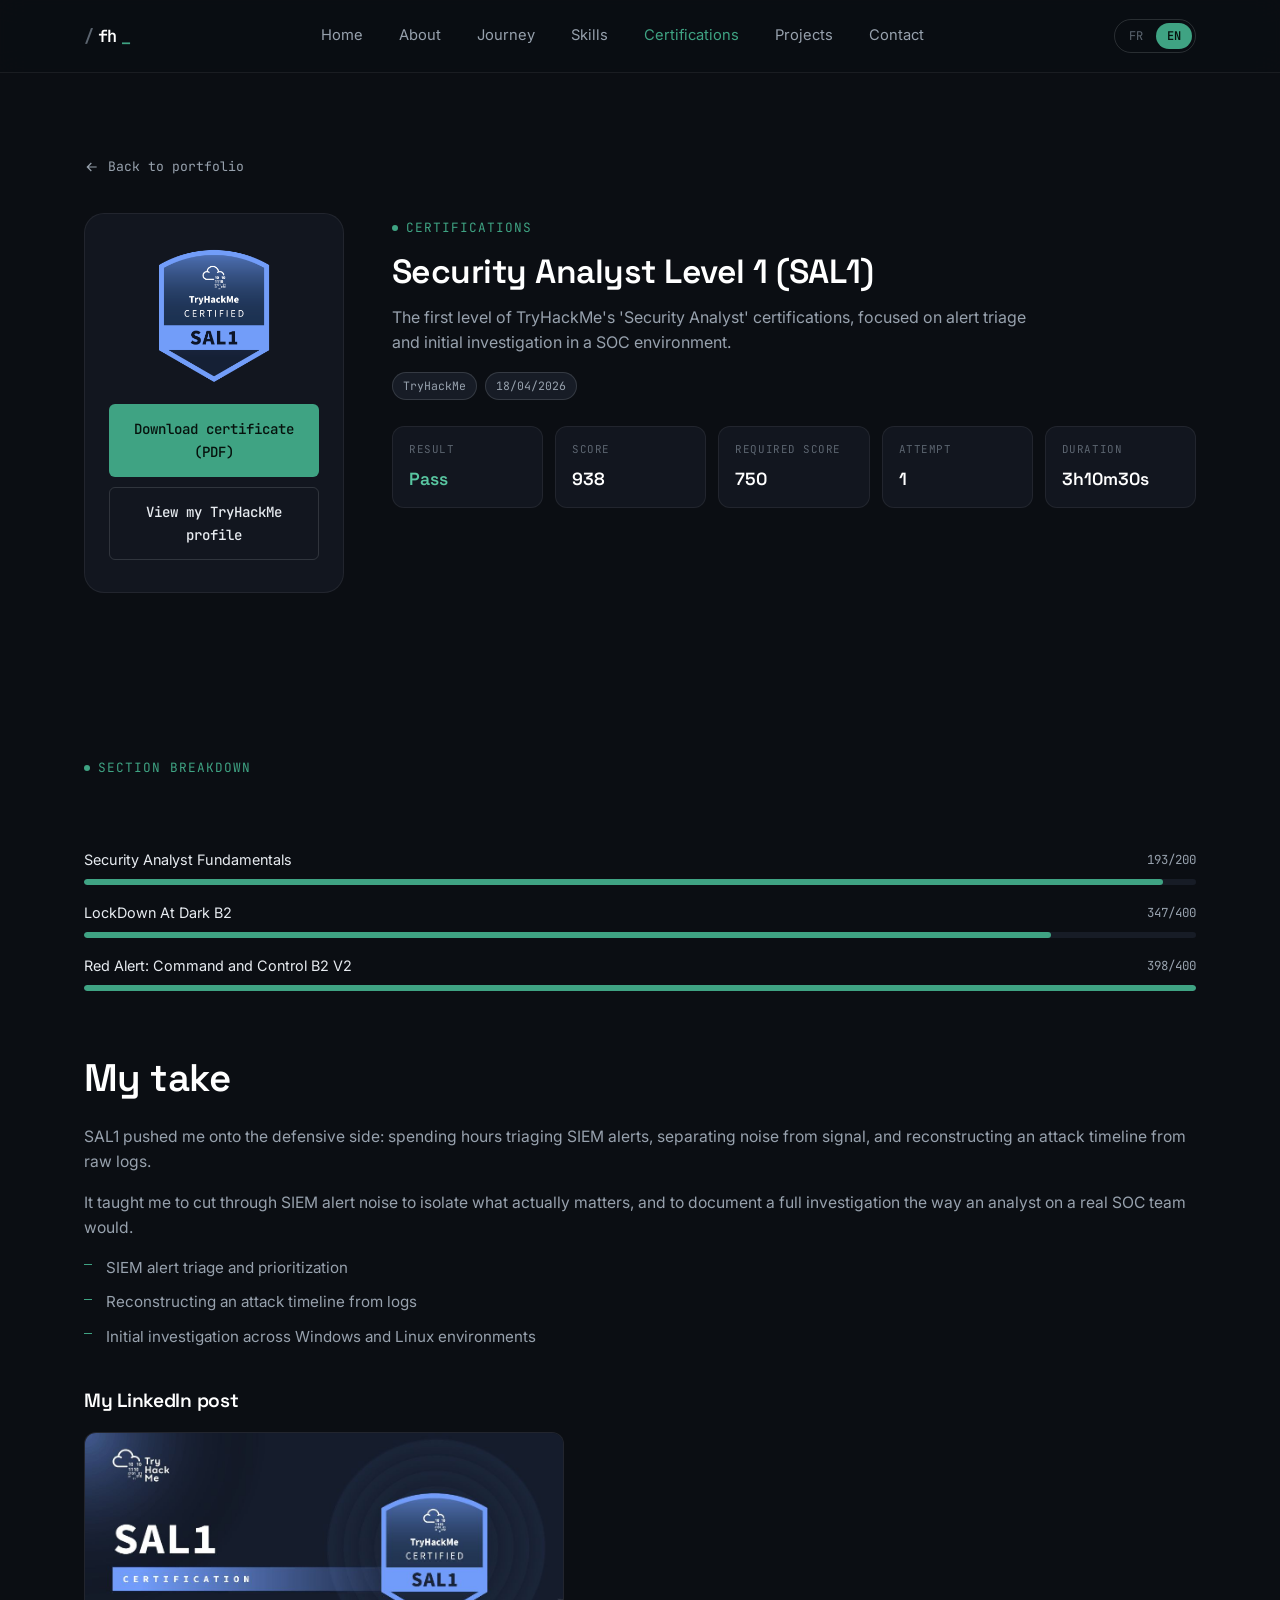
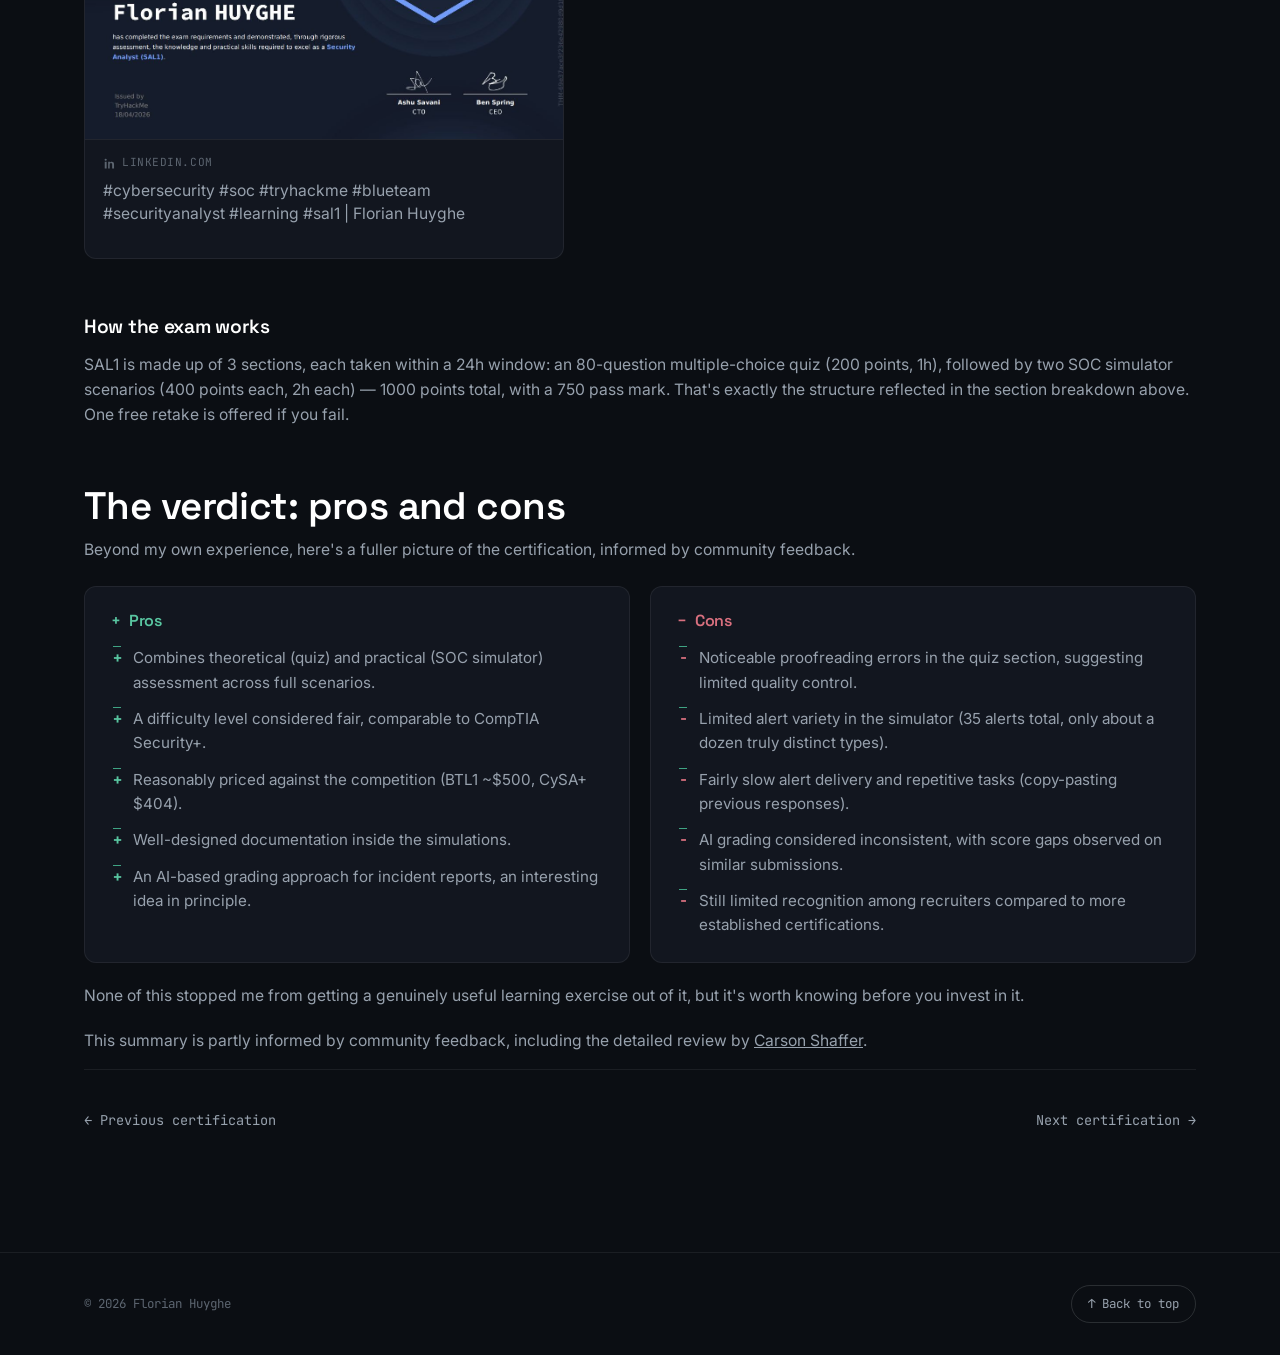
<file: cert-sal1.html>
<!DOCTYPE html>
<html lang="fr">
<head>
<meta charset="UTF-8">
<meta name="viewport" content="width=device-width, initial-scale=1.0">
<meta name="author" content="Florian Huyghe">
<meta name="description" content="Review de la certification TryHackMe Security Analyst Level 1 (SAL1) par Florian Huyghe, avec deux études de cas réelles.">
<meta name="theme-color" content="#0b0e13">

<link rel="icon" type="image/svg+xml" href="assets/img/favicon.svg">

<link rel="preconnect" href="https://fonts.googleapis.com">
<link rel="preconnect" href="https://fonts.gstatic.com" crossorigin>
<link href="https://fonts.googleapis.com/css2?family=Inter:wght@400;500;600;700&family=Space+Grotesk:wght@500;600;700&family=JetBrains+Mono:wght@400;500;600;700&display=swap" rel="stylesheet">

<link href="assets/css/style.css?v=9" rel="stylesheet">

<title>Security Analyst Level 1 (SAL1) — Review | Florian Huyghe</title>
</head>
<body>
<a class="skip-link" href="#main">Aller au contenu</a>

<header class="header">
  <div class="container header-inner">
    <a href="index.html#home" class="logo"><span class="dim">/</span>fh<span class="accent">_</span></a>

    <nav class="nav" id="nav">
      <a class="nav-link" href="index.html#home" data-i18n="nav.home">Accueil</a>
      <a class="nav-link" href="index.html#about" data-i18n="nav.about">À propos</a>
      <a class="nav-link" href="index.html#timeline" data-i18n="nav.timeline">Parcours</a>
      <a class="nav-link" href="index.html#skills" data-i18n="nav.skills">Compétences</a>
      <a class="nav-link active" href="index.html#certifications" data-i18n="nav.certs">Certifications</a>
      <a class="nav-link" href="index.html#projects" data-i18n="nav.projects">Projets</a>
      <a class="nav-link" href="index.html#contact" data-i18n="nav.contact">Contact</a>
    </nav>

    <div class="header-actions">
      <div class="lang-switch" role="group" aria-label="Langue">
        <button type="button" data-lang="fr" class="active">FR</button>
        <button type="button" data-lang="en">EN</button>
      </div>
      <button class="burger" id="burger" aria-label="Menu" aria-expanded="false" aria-controls="nav">
        <span></span><span></span><span></span>
      </button>
    </div>
  </div>
</header>

<main id="main">
  <section class="review-hero">
    <div class="container">
      <a class="review-back" href="index.html#certifications">
        <svg viewBox="0 0 24 24" fill="none" stroke="currentColor" stroke-width="1.8"><path d="M19 12H5M11 18l-6-6 6-6"/></svg>
        <span data-i18n="certReview.common.back">Retour au portfolio</span>
      </a>

      <div class="review-top">
        <div class="review-badge-panel" data-reveal>
          <img src="assets/img/certifications/security-analyst-level-1-sal1.png" alt="Badge TryHackMe Security Analyst Level 1 SAL1">
          <div class="review-badge-actions">
            <a class="btn btn-primary" href="assets/docs/certifications/security-analyst-level-1-sal1.pdf" target="_blank" rel="noopener" data-i18n="certReview.common.downloadPdf">Télécharger le certificat (PDF)</a>
            <a class="btn btn-ghost" href="https://tryhackme.com/p/Flo.H" target="_blank" rel="noopener" data-i18n="certReview.common.thmProfile">Voir mon profil TryHackMe</a>
          </div>
        </div>

        <div class="review-title-block" data-reveal data-reveal-delay="1">
          <p class="section-kicker" data-i18n="certs.kicker">Certifications</p>
          <h1 data-i18n="certReview.sal1.title">Security Analyst Level 1 (SAL1)</h1>
          <p class="review-lede" data-i18n="certReview.sal1.lede">Le premier niveau des certifications « Security Analyst » de TryHackMe, centré sur le triage d'alertes et l'investigation initiale en environnement SOC.</p>

          <div class="review-meta-row">
            <span class="tag">TryHackMe</span>
            <span class="tag">18/04/2026</span>
          </div>

          <div class="stat-grid">
            <div class="stat-tile pass">
              <div class="stat-label" data-i18n="certReview.common.statResult">Résultat</div>
              <div class="stat-value" data-i18n="certReview.common.resultPass">Réussi</div>
            </div>
            <div class="stat-tile">
              <div class="stat-label" data-i18n="certReview.common.statScore">Score</div>
              <div class="stat-value">938</div>
            </div>
            <div class="stat-tile">
              <div class="stat-label" data-i18n="certReview.common.statPass">Score requis</div>
              <div class="stat-value">750</div>
            </div>
            <div class="stat-tile">
              <div class="stat-label" data-i18n="certReview.common.statAttempt">Tentative</div>
              <div class="stat-value">1</div>
            </div>
            <div class="stat-tile">
              <div class="stat-label" data-i18n="certReview.common.statDuration">Durée</div>
              <div class="stat-value">3h10m30s</div>
            </div>
          </div>
        </div>
      </div>
    </div>
  </section>

  <section>
    <div class="container">
      <div class="section-head" data-reveal>
        <p class="section-kicker" data-i18n="certReview.common.sectionsTitle">Détail par section</p>
      </div>
      <div class="score-list" id="score-list" data-reveal></div>

      <div class="review-body" data-reveal data-reveal-delay="1" style="margin-top: 64px;">
        <h2 class="section-title" style="margin-bottom: 22px;" data-i18n="certReview.common.reviewTitle">Mon retour d'expérience</h2>
        <p data-i18n="certReview.sal1.review1">SAL1 m'a fait basculer côté défense : passer des heures à trier des alertes SIEM, distinguer le bruit du signal, et reconstituer une chronologie d'attaque à partir de logs bruts.</p>
        <p data-i18n="certReview.sal1.review2">J'y ai appris à trier le bruit d'alertes SIEM pour isoler les signaux qui comptent, et à documenter une investigation de bout en bout comme le ferait un analyste SOC en poste.</p>
        <ul>
          <li data-i18n="certReview.sal1.point1">Triage d'alertes SIEM et priorisation</li>
          <li data-i18n="certReview.sal1.point2">Reconstitution d'une chronologie d'attaque à partir de logs</li>
          <li data-i18n="certReview.sal1.point3">Investigation initiale sur environnements Windows et Linux</li>
        </ul>

        <h2 class="section-title" style="margin: 40px 0 0; font-size: 1.2rem;" data-i18n="certReview.common.linkedinTitle">Mon post LinkedIn</h2>
        <a class="li-preview" href="https://www.linkedin.com/posts/florian-huyghe-38713722b_cybersecurity-soc-tryhackme-ugcPost-7451306971472760834-vI92/" target="_blank" rel="noopener" data-reveal>
          <img src="assets/img/social/li-sal1.jpg" alt="Aperçu du post LinkedIn de Florian Huyghe sur la certification SAL1">
          <div class="li-preview-meta">
            <span class="li-preview-domain">
              <svg viewBox="0 0 24 24" fill="currentColor"><path d="M6.94 5a2 2 0 1 1-4 0 2 2 0 0 1 4 0zM3.2 8.75h3.5V21H3.2V8.75zM9.5 8.75h3.35v1.68h.05c.47-.88 1.6-1.8 3.3-1.8 3.53 0 4.18 2.32 4.18 5.35V21h-3.5v-6.32c0-1.5-.03-3.44-2.1-3.44-2.1 0-2.42 1.64-2.42 3.33V21H9.5V8.75z"/></svg>
              linkedin.com
            </span>
            <p class="li-preview-title">#cybersecurity #soc #tryhackme #blueteam #securityanalyst #learning #sal1 | Florian Huyghe</p>
          </div>
        </a>
      </div>

      <div class="review-body" data-reveal style="margin-top: 56px;">
        <h2 class="section-title" style="margin-bottom: 14px; font-size: 1.2rem;" data-i18n="certReview.sal1.examStructureTitle">Comment se déroule l'examen</h2>
        <p data-i18n="certReview.sal1.examStructure">SAL1 se compose de 3 sections, chacune passée dans une fenêtre de 24h : un QCM de 80 questions (200 points, 1h), puis deux scénarios de simulateur SOC (400 points chacun, 2h chacun) — soit 1000 points au total, avec un score de passage fixé à 750. C'est exactement la structure que l'on retrouve dans le détail par section ci-dessus. Un retake gratuit est proposé en cas d'échec.</p>
      </div>

      <div class="review-body" data-reveal style="margin-top: 56px;">
        <h2 class="section-title" style="margin-bottom: 8px;" data-i18n="certReview.sal1.prosConsTitle">Le bilan : les + et les -</h2>
        <p data-i18n="certReview.sal1.prosConsLede">Au-delà de mon expérience, voici une synthèse plus complète du certificat, enrichie par les retours de la communauté.</p>

        <div class="pros-cons-grid">
          <div class="pros-cons-card pros" data-reveal>
            <h3>+ <span data-i18n="certReview.common.prosLabel">Points forts</span></h3>
            <ul id="pros-list"></ul>
          </div>
          <div class="pros-cons-card cons" data-reveal data-reveal-delay="1">
            <h3>− <span data-i18n="certReview.common.consLabel">Points faibles</span></h3>
            <ul id="cons-list"></ul>
          </div>
        </div>

        <p style="margin-top: 20px;" data-i18n="certReview.sal1.prosConsClosing">Ces limites ne m'ont pas empêché d'en tirer un vrai exercice formateur, mais elles valent la peine d'être connues avant de s'investir.</p>
        <p class="source-note" data-i18n="certReview.sal1.sourceNote">Synthèse enrichie par les retours de la communauté, notamment la review détaillée de <a href="https://blog.carsonshaffer.me/tryhackme-security-analyst-level-1-sal1-certification-review-23f8eb6e2923" target="_blank" rel="noopener">Carson Shaffer</a>.</p>
      </div>

      <div class="cert-nav-footer">
        <a class="cert-nav-link" href="cert-sec1.html">
          ← <span data-i18n="certReview.common.prevCert">Certification précédente</span>
        </a>
        <a class="cert-nav-link next" href="cert-sal2.html">
          <span data-i18n="certReview.common.nextCert">Certification suivante</span> →
        </a>
      </div>
    </div>
  </section>
</main>

<footer class="footer">
  <div class="container footer-inner">
    <span>© <span id="year"></span> Florian Huyghe</span>
    <a class="back-to-top" href="index.html#home" data-i18n="footer.top">↑ Haut de page</a>
  </div>
</footer>

<script src="assets/js/translations.js?v=9"></script>
<script src="assets/js/main.js?v=9"></script>
<script>
(function () {
  function render() {
    var lang = document.documentElement.lang === 'en' ? 'en' : 'fr';
    var data = TRANSLATIONS[lang].certReview.sal1;
    if (!data) return;

    var scoreEl = document.getElementById('score-list');
    if (scoreEl && data.sections) {
      scoreEl.innerHTML = data.sections.map(function (s) {
        var pct = s.max ? Math.round((s.score / s.max) * 100) : 0;
        return '<div class="score-row"><span class="score-label">' + s.label + '</span>' +
          '<span class="score-value">' + s.score + '/' + s.max + '</span>' +
          '<div class="score-bar"><span style="width:' + pct + '%"></span></div></div>';
      }).join('');
    }

    var prosEl = document.getElementById('pros-list');
    if (prosEl && data.pros) {
      prosEl.innerHTML = data.pros.map(function (p) { return '<li>' + p + '</li>'; }).join('');
    }
    var consEl = document.getElementById('cons-list');
    if (consEl && data.cons) {
      consEl.innerHTML = data.cons.map(function (c) { return '<li>' + c + '</li>'; }).join('');
    }
  }
  document.addEventListener('fh:langchange', render);
  render();
})();
</script>
</body>
</html>
</file>
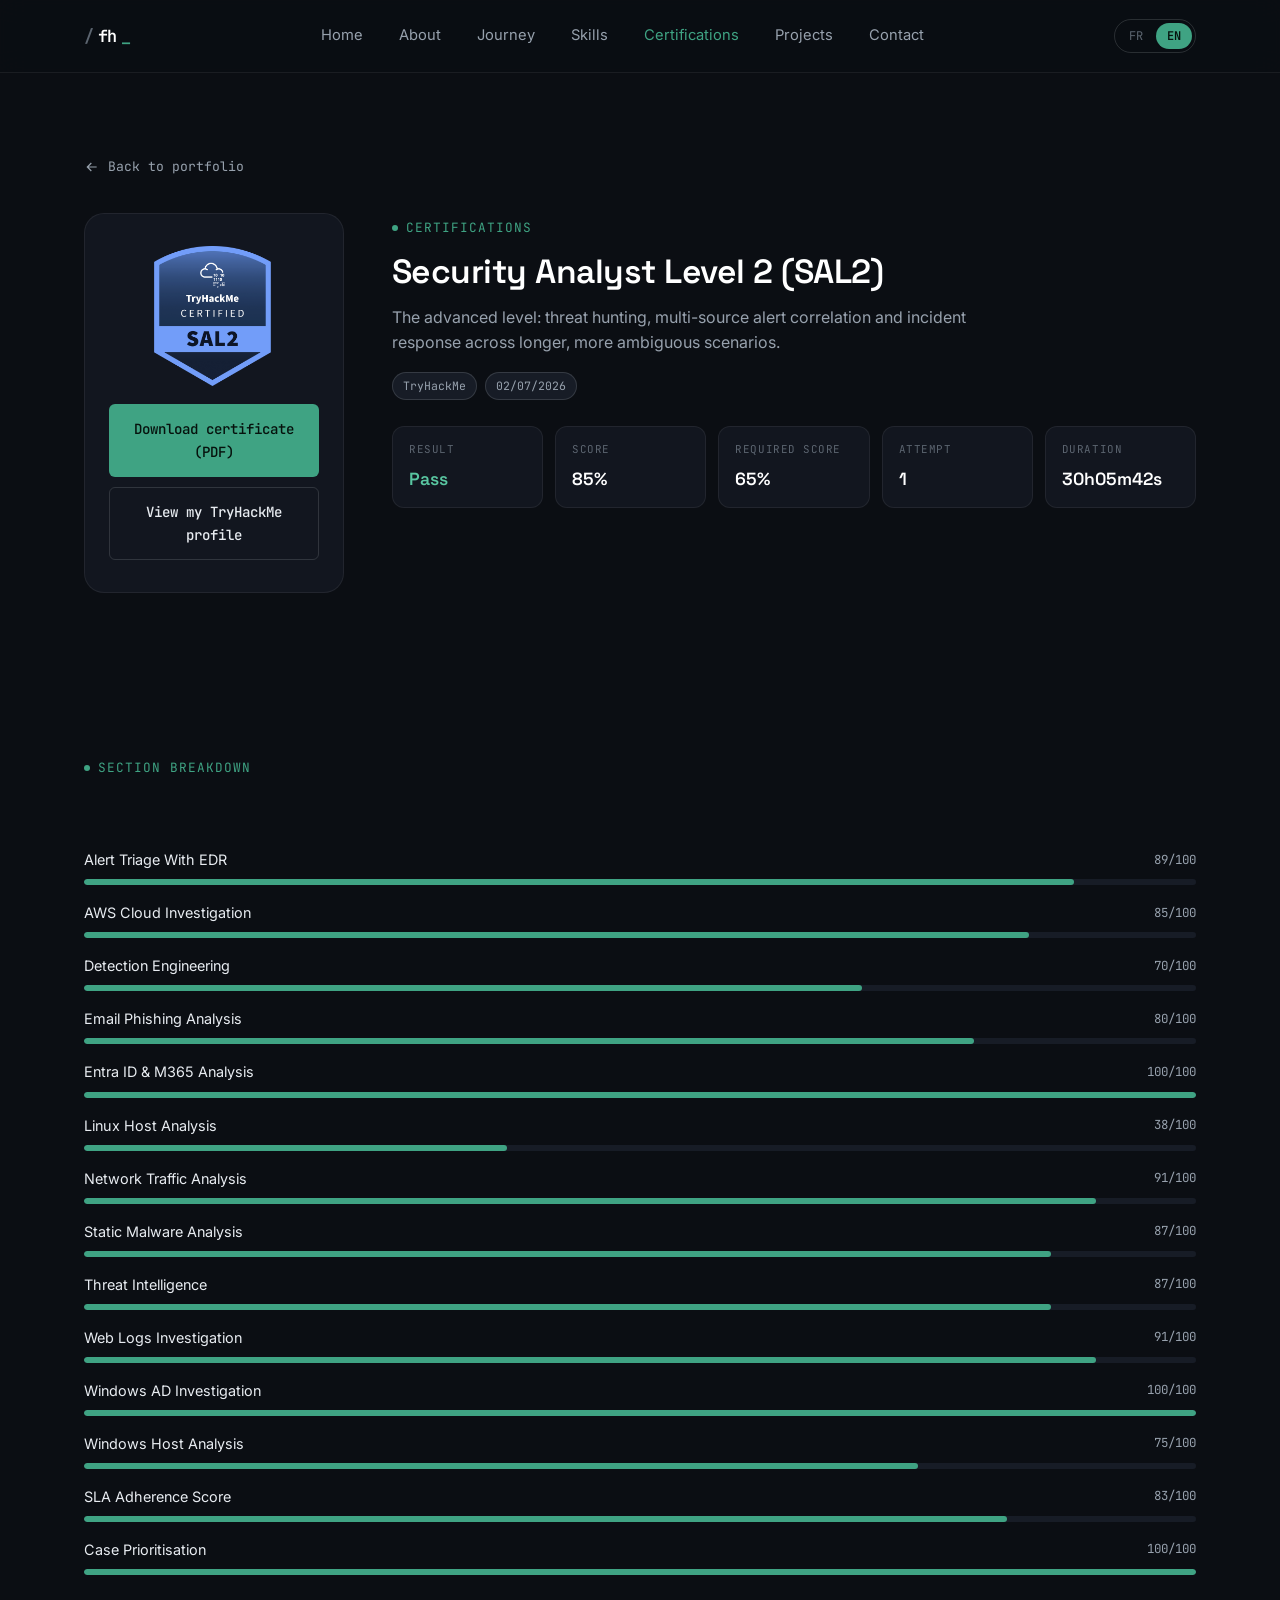
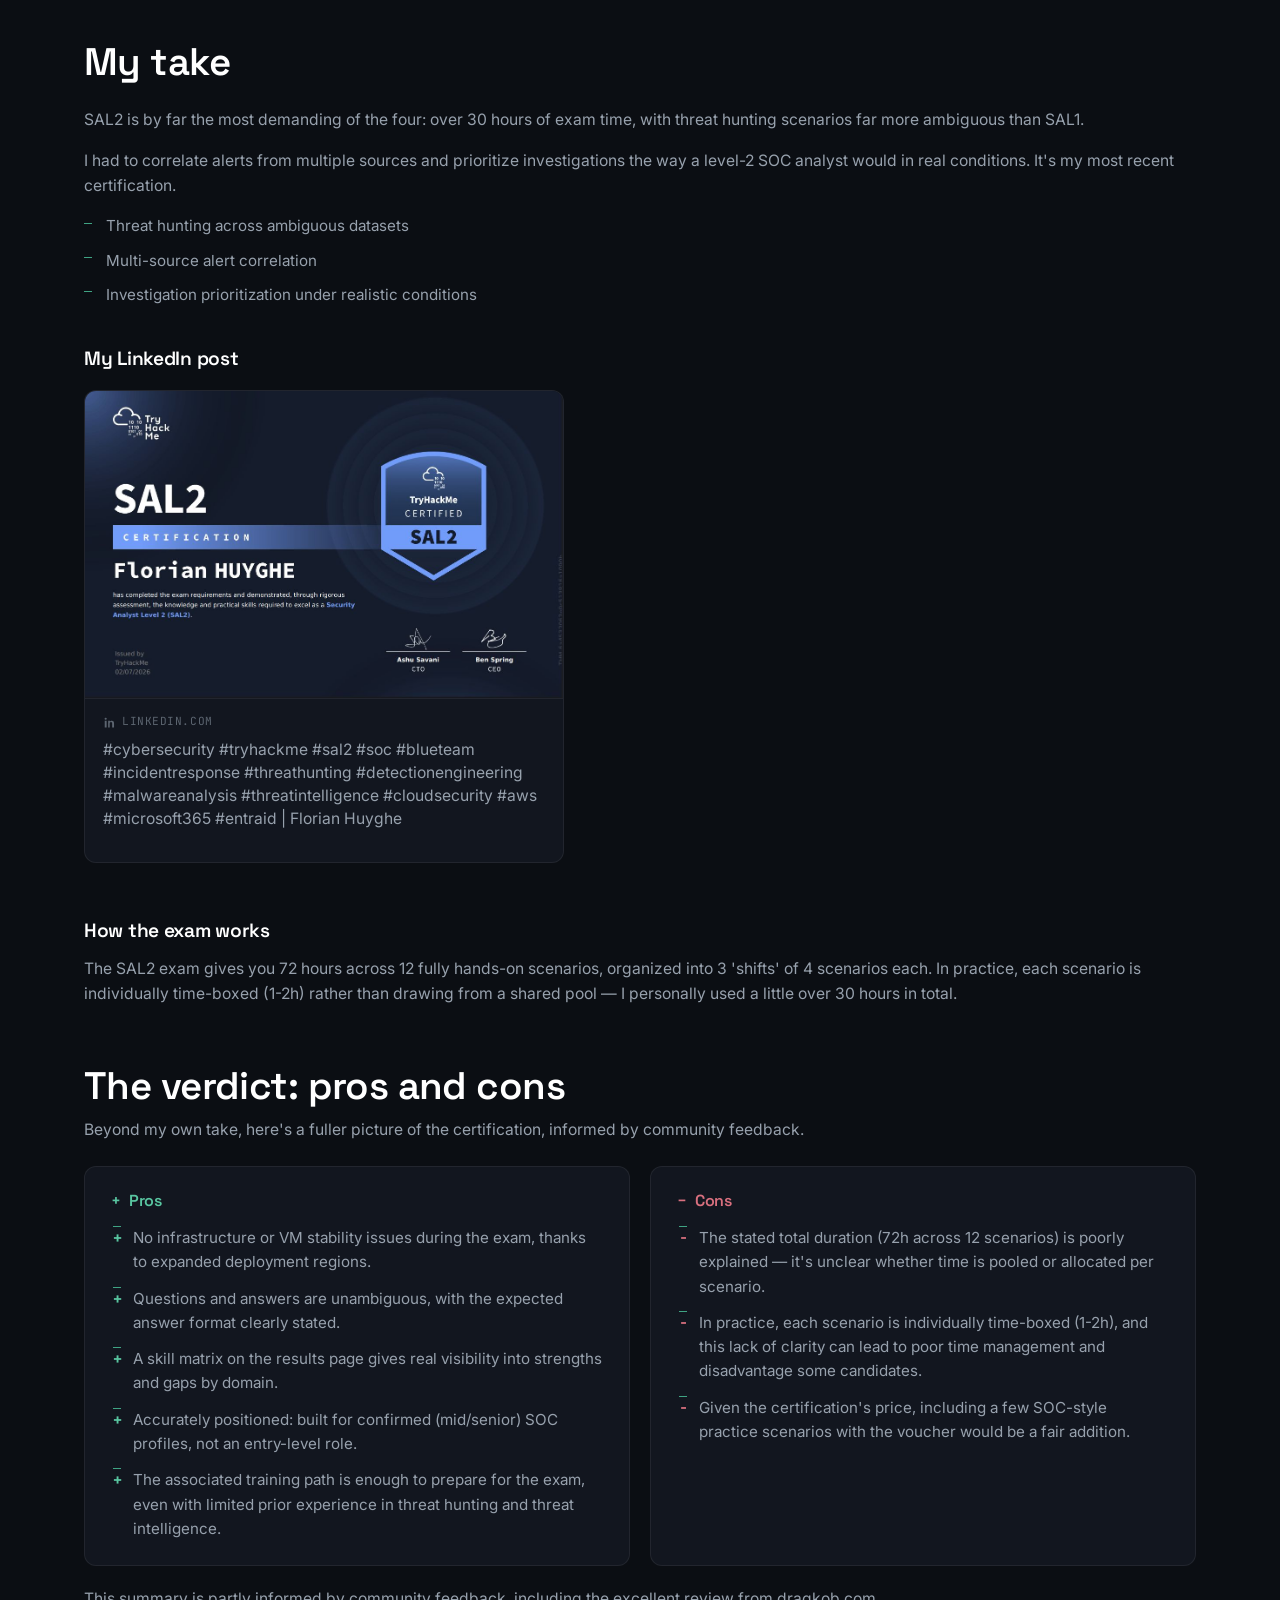
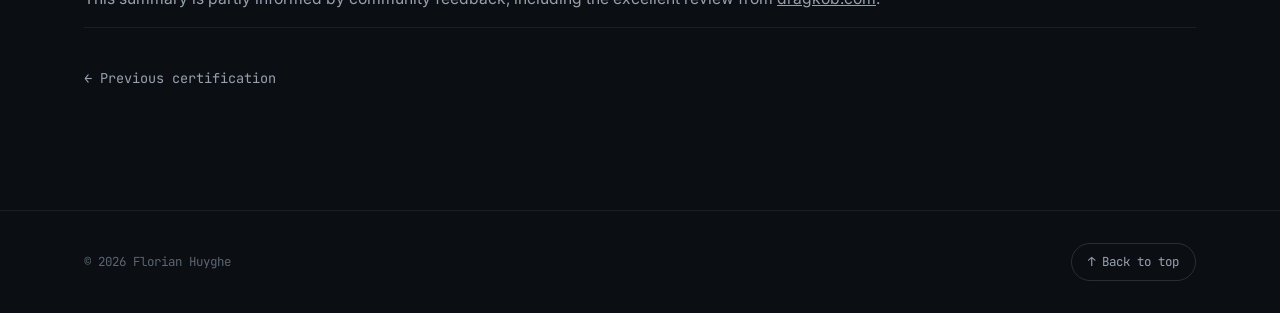
<file: cert-sal2.html>
<!DOCTYPE html>
<html lang="fr">
<head>
<meta charset="UTF-8">
<meta name="viewport" content="width=device-width, initial-scale=1.0">
<meta name="author" content="Florian Huyghe">
<meta name="description" content="Review de la certification TryHackMe Security Analyst Level 2 (SAL2) par Florian Huyghe.">
<meta name="theme-color" content="#0b0e13">

<link rel="icon" type="image/svg+xml" href="assets/img/favicon.svg">

<link rel="preconnect" href="https://fonts.googleapis.com">
<link rel="preconnect" href="https://fonts.gstatic.com" crossorigin>
<link href="https://fonts.googleapis.com/css2?family=Inter:wght@400;500;600;700&family=Space+Grotesk:wght@500;600;700&family=JetBrains+Mono:wght@400;500;600;700&display=swap" rel="stylesheet">

<link href="assets/css/style.css?v=9" rel="stylesheet">

<title>Security Analyst Level 2 (SAL2) — Review | Florian Huyghe</title>
</head>
<body>
<a class="skip-link" href="#main">Aller au contenu</a>

<header class="header">
  <div class="container header-inner">
    <a href="index.html#home" class="logo"><span class="dim">/</span>fh<span class="accent">_</span></a>

    <nav class="nav" id="nav">
      <a class="nav-link" href="index.html#home" data-i18n="nav.home">Accueil</a>
      <a class="nav-link" href="index.html#about" data-i18n="nav.about">À propos</a>
      <a class="nav-link" href="index.html#timeline" data-i18n="nav.timeline">Parcours</a>
      <a class="nav-link" href="index.html#skills" data-i18n="nav.skills">Compétences</a>
      <a class="nav-link active" href="index.html#certifications" data-i18n="nav.certs">Certifications</a>
      <a class="nav-link" href="index.html#projects" data-i18n="nav.projects">Projets</a>
      <a class="nav-link" href="index.html#contact" data-i18n="nav.contact">Contact</a>
    </nav>

    <div class="header-actions">
      <div class="lang-switch" role="group" aria-label="Langue">
        <button type="button" data-lang="fr" class="active">FR</button>
        <button type="button" data-lang="en">EN</button>
      </div>
      <button class="burger" id="burger" aria-label="Menu" aria-expanded="false" aria-controls="nav">
        <span></span><span></span><span></span>
      </button>
    </div>
  </div>
</header>

<main id="main">
  <section class="review-hero">
    <div class="container">
      <a class="review-back" href="index.html#certifications">
        <svg viewBox="0 0 24 24" fill="none" stroke="currentColor" stroke-width="1.8"><path d="M19 12H5M11 18l-6-6 6-6"/></svg>
        <span data-i18n="certReview.common.back">Retour au portfolio</span>
      </a>

      <div class="review-top">
        <div class="review-badge-panel" data-reveal>
          <img src="assets/img/certifications/security-analyst-level-2-sal2.png" alt="Badge TryHackMe Security Analyst Level 2 SAL2">
          <div class="review-badge-actions">
            <a class="btn btn-primary" href="assets/docs/certifications/security-analyst-level-2-sal2.pdf" target="_blank" rel="noopener" data-i18n="certReview.common.downloadPdf">Télécharger le certificat (PDF)</a>
            <a class="btn btn-ghost" href="https://tryhackme.com/p/Flo.H" target="_blank" rel="noopener" data-i18n="certReview.common.thmProfile">Voir mon profil TryHackMe</a>
          </div>
        </div>

        <div class="review-title-block" data-reveal data-reveal-delay="1">
          <p class="section-kicker" data-i18n="certs.kicker">Certifications</p>
          <h1 data-i18n="certReview.sal2.title">Security Analyst Level 2 (SAL2)</h1>
          <p class="review-lede" data-i18n="certReview.sal2.lede">Le niveau avancé : chasse aux menaces, corrélation d'alertes multi-sources et réponse à incident sur des scénarios plus longs et plus ambigus.</p>

          <div class="review-meta-row">
            <span class="tag">TryHackMe</span>
            <span class="tag">02/07/2026</span>
          </div>

          <div class="stat-grid">
            <div class="stat-tile pass">
              <div class="stat-label" data-i18n="certReview.common.statResult">Résultat</div>
              <div class="stat-value" data-i18n="certReview.common.resultPass">Réussi</div>
            </div>
            <div class="stat-tile">
              <div class="stat-label" data-i18n="certReview.common.statScore">Score</div>
              <div class="stat-value">85%</div>
            </div>
            <div class="stat-tile">
              <div class="stat-label" data-i18n="certReview.common.statPass">Score requis</div>
              <div class="stat-value">65%</div>
            </div>
            <div class="stat-tile">
              <div class="stat-label" data-i18n="certReview.common.statAttempt">Tentative</div>
              <div class="stat-value">1</div>
            </div>
            <div class="stat-tile">
              <div class="stat-label" data-i18n="certReview.common.statDuration">Durée</div>
              <div class="stat-value">30h05m42s</div>
            </div>
          </div>
        </div>
      </div>
    </div>
  </section>

  <section>
    <div class="container">
      <div class="section-head" data-reveal>
        <p class="section-kicker" data-i18n="certReview.common.sectionsTitle">Détail par section</p>
      </div>
      <div class="score-list" id="score-list" data-reveal></div>

      <div class="review-body" data-reveal data-reveal-delay="1" style="margin-top: 64px;">
        <h2 class="section-title" style="margin-bottom: 22px;" data-i18n="certReview.common.reviewTitle">Mon retour d'expérience</h2>
        <p data-i18n="certReview.sal2.review1">SAL2 est de loin le plus exigeant des quatre : plus de 30 heures d'examen, avec des scénarios de threat hunting nettement plus ambigus que sur SAL1.</p>
        <p data-i18n="certReview.sal2.review2">J'ai dû corréler des alertes provenant de plusieurs sources et prioriser mes investigations comme le ferait un analyste SOC niveau 2 en conditions réelles. C'est ma certification la plus récente.</p>
        <ul>
          <li data-i18n="certReview.sal2.point1">Chasse aux menaces sur des jeux de données ambigus</li>
          <li data-i18n="certReview.sal2.point2">Corrélation d'alertes multi-sources</li>
          <li data-i18n="certReview.sal2.point3">Priorisation d'investigation en conditions proches du réel</li>
        </ul>

        <h2 class="section-title" style="margin: 40px 0 0; font-size: 1.2rem;" data-i18n="certReview.common.linkedinTitle">Mon post LinkedIn</h2>
        <a class="li-preview" href="https://www.linkedin.com/posts/florian-huyghe-38713722b_cybersecurity-tryhackme-sal2-ugcPost-7478614223716118529-COpQ/" target="_blank" rel="noopener" data-reveal>
          <img src="assets/img/social/li-sal2.jpg" alt="Aperçu du post LinkedIn de Florian Huyghe sur la certification SAL2">
          <div class="li-preview-meta">
            <span class="li-preview-domain">
              <svg viewBox="0 0 24 24" fill="currentColor"><path d="M6.94 5a2 2 0 1 1-4 0 2 2 0 0 1 4 0zM3.2 8.75h3.5V21H3.2V8.75zM9.5 8.75h3.35v1.68h.05c.47-.88 1.6-1.8 3.3-1.8 3.53 0 4.18 2.32 4.18 5.35V21h-3.5v-6.32c0-1.5-.03-3.44-2.1-3.44-2.1 0-2.42 1.64-2.42 3.33V21H9.5V8.75z"/></svg>
              linkedin.com
            </span>
            <p class="li-preview-title">#cybersecurity #tryhackme #sal2 #soc #blueteam #incidentresponse #threathunting #detectionengineering #malwareanalysis #threatintelligence #cloudsecurity #aws #microsoft365 #entraid | Florian Huyghe</p>
          </div>
        </a>
      </div>

      <div class="review-body" data-reveal style="margin-top: 56px;">
        <h2 class="section-title" style="margin-bottom: 14px; font-size: 1.2rem;" data-i18n="certReview.sal2.examStructureTitle">Comment se déroule l'examen</h2>
        <p data-i18n="certReview.sal2.examStructure">L'examen SAL2 propose 72 heures réparties sur 12 scénarios 100% pratiques, organisés en 3 « shifts » de 4 scénarios chacun. Dans les faits, chaque scénario est chronométré individuellement (1 à 2h) plutôt que sur un temps mutualisé — j'ai personnellement utilisé un peu plus de 30 heures pour l'ensemble.</p>
      </div>

      <div class="review-body" data-reveal style="margin-top: 56px;">
        <h2 class="section-title" style="margin-bottom: 8px;" data-i18n="certReview.sal2.prosConsTitle">Le bilan : les + et les -</h2>
        <p data-i18n="certReview.sal2.prosConsLede">Au-delà de mon ressenti, voici une synthèse plus complète du certificat, enrichie par les retours de la communauté.</p>

        <div class="pros-cons-grid">
          <div class="pros-cons-card pros" data-reveal>
            <h3>+ <span data-i18n="certReview.common.prosLabel">Points forts</span></h3>
            <ul id="pros-list"></ul>
          </div>
          <div class="pros-cons-card cons" data-reveal data-reveal-delay="1">
            <h3>− <span data-i18n="certReview.common.consLabel">Points faibles</span></h3>
            <ul id="cons-list"></ul>
          </div>
        </div>

        <p class="source-note" data-i18n="certReview.sal2.sourceNote">Synthèse enrichie par les retours de la communauté, notamment l'excellente review de <a href="https://dragkob.com/articles/sal2-review/" target="_blank" rel="noopener">dragkob.com</a>.</p>
      </div>

      <div class="cert-nav-footer">
        <a class="cert-nav-link" href="cert-sal1.html">
          ← <span data-i18n="certReview.common.prevCert">Certification précédente</span>
        </a>
        <span></span>
      </div>
    </div>
  </section>
</main>

<footer class="footer">
  <div class="container footer-inner">
    <span>© <span id="year"></span> Florian Huyghe</span>
    <a class="back-to-top" href="index.html#home" data-i18n="footer.top">↑ Haut de page</a>
  </div>
</footer>

<script src="assets/js/translations.js?v=9"></script>
<script src="assets/js/main.js?v=9"></script>
<script>
(function () {
  function render() {
    var lang = document.documentElement.lang === 'en' ? 'en' : 'fr';
    var data = TRANSLATIONS[lang].certReview.sal2;
    if (!data) return;

    var scoreEl = document.getElementById('score-list');
    if (scoreEl && data.sections) {
      scoreEl.innerHTML = data.sections.map(function (s) {
        return '<div class="score-row"><span class="score-label">' + s.label + '</span>' +
          '<span class="score-value">' + s.score + '/100</span>' +
          '<div class="score-bar"><span style="width:' + s.score + '%"></span></div></div>';
      }).join('');
    }

    var prosEl = document.getElementById('pros-list');
    if (prosEl && data.pros) {
      prosEl.innerHTML = data.pros.map(function (p) { return '<li>' + p + '</li>'; }).join('');
    }
    var consEl = document.getElementById('cons-list');
    if (consEl && data.cons) {
      consEl.innerHTML = data.cons.map(function (c) { return '<li>' + c + '</li>'; }).join('');
    }
  }
  document.addEventListener('fh:langchange', render);
  render();
})();
</script>
</body>
</html>
</file>
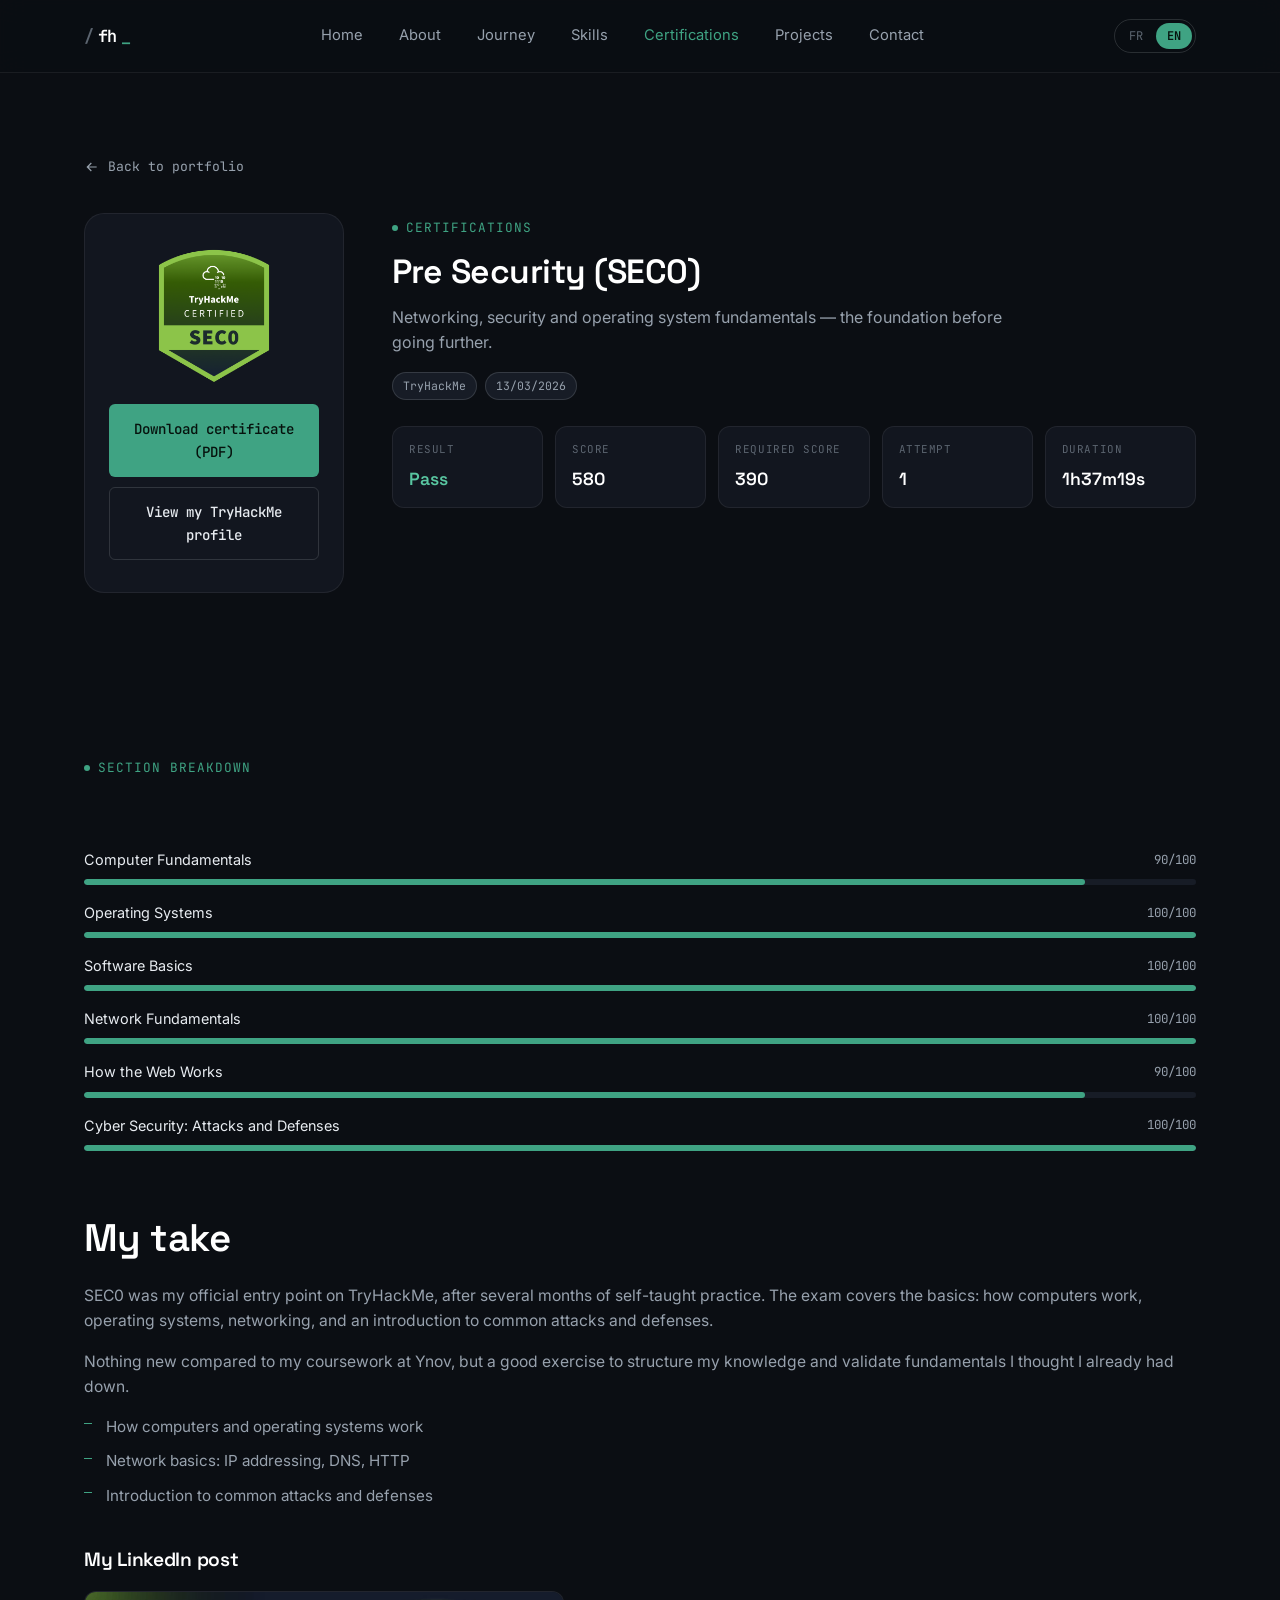
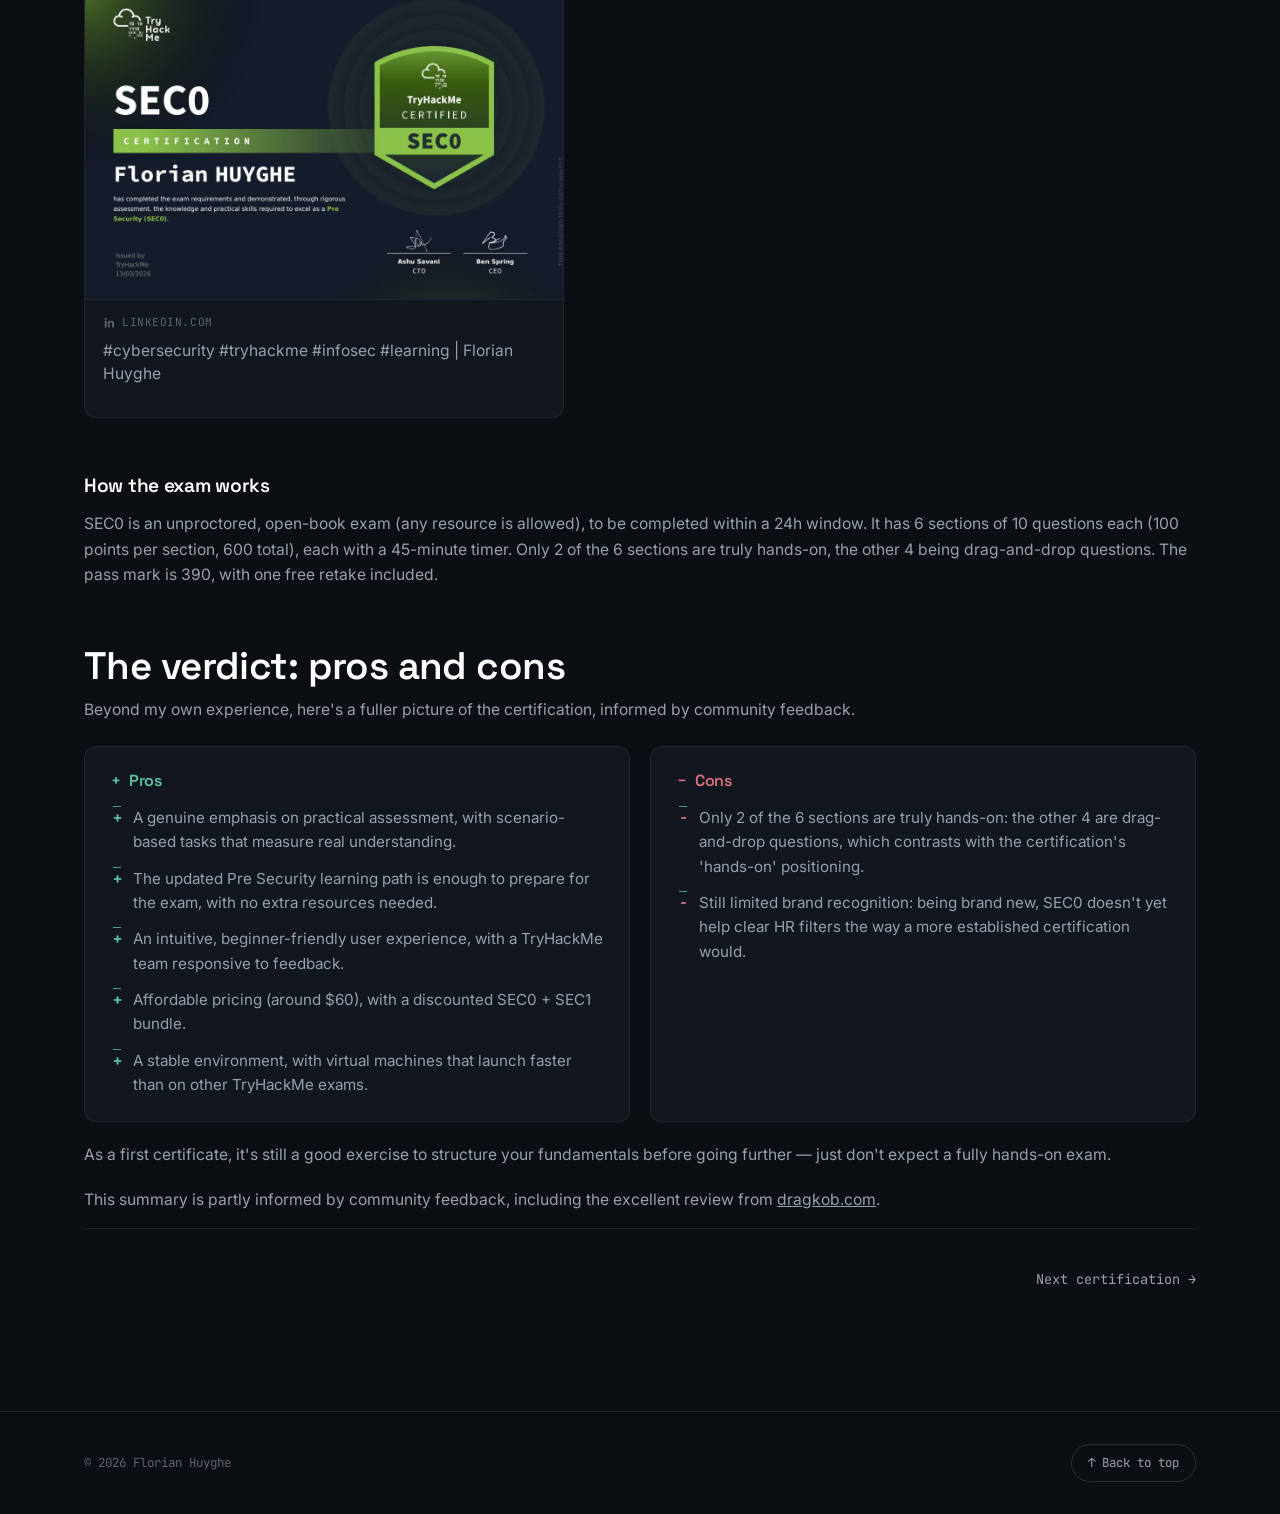
<file: cert-sec0.html>
<!DOCTYPE html>
<html lang="fr">
<head>
<meta charset="UTF-8">
<meta name="viewport" content="width=device-width, initial-scale=1.0">
<meta name="author" content="Florian Huyghe">
<meta name="description" content="Review de la certification TryHackMe Pre Security (SEC0) par Florian Huyghe.">
<meta name="theme-color" content="#0b0e13">

<link rel="icon" type="image/svg+xml" href="assets/img/favicon.svg">

<link rel="preconnect" href="https://fonts.googleapis.com">
<link rel="preconnect" href="https://fonts.gstatic.com" crossorigin>
<link href="https://fonts.googleapis.com/css2?family=Inter:wght@400;500;600;700&family=Space+Grotesk:wght@500;600;700&family=JetBrains+Mono:wght@400;500;600;700&display=swap" rel="stylesheet">

<link href="assets/css/style.css?v=9" rel="stylesheet">

<title>Pre Security (SEC0) — Review | Florian Huyghe</title>
</head>
<body>
<a class="skip-link" href="#main">Aller au contenu</a>

<header class="header">
  <div class="container header-inner">
    <a href="index.html#home" class="logo"><span class="dim">/</span>fh<span class="accent">_</span></a>

    <nav class="nav" id="nav">
      <a class="nav-link" href="index.html#home" data-i18n="nav.home">Accueil</a>
      <a class="nav-link" href="index.html#about" data-i18n="nav.about">À propos</a>
      <a class="nav-link" href="index.html#timeline" data-i18n="nav.timeline">Parcours</a>
      <a class="nav-link" href="index.html#skills" data-i18n="nav.skills">Compétences</a>
      <a class="nav-link active" href="index.html#certifications" data-i18n="nav.certs">Certifications</a>
      <a class="nav-link" href="index.html#projects" data-i18n="nav.projects">Projets</a>
      <a class="nav-link" href="index.html#contact" data-i18n="nav.contact">Contact</a>
    </nav>

    <div class="header-actions">
      <div class="lang-switch" role="group" aria-label="Langue">
        <button type="button" data-lang="fr" class="active">FR</button>
        <button type="button" data-lang="en">EN</button>
      </div>
      <button class="burger" id="burger" aria-label="Menu" aria-expanded="false" aria-controls="nav">
        <span></span><span></span><span></span>
      </button>
    </div>
  </div>
</header>

<main id="main">
  <section class="review-hero">
    <div class="container">
      <a class="review-back" href="index.html#certifications">
        <svg viewBox="0 0 24 24" fill="none" stroke="currentColor" stroke-width="1.8"><path d="M19 12H5M11 18l-6-6 6-6"/></svg>
        <span data-i18n="certReview.common.back">Retour au portfolio</span>
      </a>

      <div class="review-top">
        <div class="review-badge-panel" data-reveal>
          <img src="assets/img/certifications/pre-security-sec0.png" alt="Badge TryHackMe Pre Security SEC0">
          <div class="review-badge-actions">
            <a class="btn btn-primary" href="assets/docs/certifications/pre-security-sec0.pdf" target="_blank" rel="noopener" data-i18n="certReview.common.downloadPdf">Télécharger le certificat (PDF)</a>
            <a class="btn btn-ghost" href="https://tryhackme.com/p/Flo.H" target="_blank" rel="noopener" data-i18n="certReview.common.thmProfile">Voir mon profil TryHackMe</a>
          </div>
        </div>

        <div class="review-title-block" data-reveal data-reveal-delay="1">
          <p class="section-kicker" data-i18n="certs.kicker">Certifications</p>
          <h1 data-i18n="certReview.sec0.title">Pre Security (SEC0)</h1>
          <p class="review-lede" data-i18n="certReview.sec0.lede">Les fondamentaux réseaux, sécurité et systèmes d'exploitation — le socle avant d'aller plus loin.</p>

          <div class="review-meta-row">
            <span class="tag">TryHackMe</span>
            <span class="tag">13/03/2026</span>
          </div>

          <div class="stat-grid">
            <div class="stat-tile pass">
              <div class="stat-label" data-i18n="certReview.common.statResult">Résultat</div>
              <div class="stat-value" data-i18n="certReview.common.resultPass">Réussi</div>
            </div>
            <div class="stat-tile">
              <div class="stat-label" data-i18n="certReview.common.statScore">Score</div>
              <div class="stat-value">580</div>
            </div>
            <div class="stat-tile">
              <div class="stat-label" data-i18n="certReview.common.statPass">Score requis</div>
              <div class="stat-value">390</div>
            </div>
            <div class="stat-tile">
              <div class="stat-label" data-i18n="certReview.common.statAttempt">Tentative</div>
              <div class="stat-value">1</div>
            </div>
            <div class="stat-tile">
              <div class="stat-label" data-i18n="certReview.common.statDuration">Durée</div>
              <div class="stat-value">1h37m19s</div>
            </div>
          </div>
        </div>
      </div>
    </div>
  </section>

  <section>
    <div class="container">
      <div class="section-head" data-reveal>
        <p class="section-kicker" data-i18n="certReview.common.sectionsTitle">Détail par section</p>
      </div>
      <div class="score-list" id="score-list" data-reveal></div>

      <div class="review-body" data-reveal data-reveal-delay="1" style="margin-top: 64px;">
        <h2 class="section-title" style="margin-bottom: 22px;" data-i18n="certReview.common.reviewTitle">Mon retour d'expérience</h2>
        <p data-i18n="certReview.sec0.review1">SEC0 a été mon point d'entrée officiel sur TryHackMe, après plusieurs mois de pratique en autodidacte. L'examen revient sur les bases : fonctionnement d'un ordinateur, systèmes d'exploitation, réseaux, et une introduction aux attaques et défenses courantes.</p>
        <p data-i18n="certReview.sec0.review2">Rien de nouveau sur le fond par rapport à mon parcours à Ynov, mais un bon exercice pour structurer mes connaissances et valider des fondamentaux que je pensais déjà acquis.</p>
        <ul>
          <li data-i18n="certReview.sec0.point1">Fonctionnement des ordinateurs et des systèmes d'exploitation</li>
          <li data-i18n="certReview.sec0.point2">Bases réseau : adressage IP, DNS, HTTP</li>
          <li data-i18n="certReview.sec0.point3">Introduction aux attaques et aux défenses courantes</li>
        </ul>

        <h2 class="section-title" style="margin: 40px 0 0; font-size: 1.2rem;" data-i18n="certReview.common.linkedinTitle">Mon post LinkedIn</h2>
        <a class="li-preview" href="https://www.linkedin.com/posts/florian-huyghe-38713722b_cybersecurity-tryhackme-infosec-ugcPost-7438643122445754368-P5uj/" target="_blank" rel="noopener" data-reveal>
          <img src="assets/img/social/li-sec0.jpg" alt="Aperçu du post LinkedIn de Florian Huyghe sur les certifications SEC0 et SEC1">
          <div class="li-preview-meta">
            <span class="li-preview-domain">
              <svg viewBox="0 0 24 24" fill="currentColor"><path d="M6.94 5a2 2 0 1 1-4 0 2 2 0 0 1 4 0zM3.2 8.75h3.5V21H3.2V8.75zM9.5 8.75h3.35v1.68h.05c.47-.88 1.6-1.8 3.3-1.8 3.53 0 4.18 2.32 4.18 5.35V21h-3.5v-6.32c0-1.5-.03-3.44-2.1-3.44-2.1 0-2.42 1.64-2.42 3.33V21H9.5V8.75z"/></svg>
              linkedin.com
            </span>
            <p class="li-preview-title">#cybersecurity #tryhackme #infosec #learning | Florian Huyghe</p>
          </div>
        </a>
      </div>

      <div class="review-body" data-reveal style="margin-top: 56px;">
        <h2 class="section-title" style="margin-bottom: 14px; font-size: 1.2rem;" data-i18n="certReview.sec0.examStructureTitle">Comment se déroule l'examen</h2>
        <p data-i18n="certReview.sec0.examStructure">SEC0 est un examen non surveillé et en open book (toutes les ressources sont autorisées), à réaliser dans une fenêtre de 24h. Il comprend 6 sections de 10 questions chacune (100 points par section, 600 au total), chacune avec un minuteur de 45 minutes. Seules 2 des 6 sections sont réellement pratiques, les 4 autres étant des questions de glisser-déposer. Le score de passage est fixé à 390, avec un retake gratuit inclus.</p>
      </div>

      <div class="review-body" data-reveal style="margin-top: 56px;">
        <h2 class="section-title" style="margin-bottom: 8px;" data-i18n="certReview.sec0.prosConsTitle">Le bilan : les + et les -</h2>
        <p data-i18n="certReview.sec0.prosConsLede">Au-delà de mon expérience, voici une synthèse plus complète du certificat, enrichie par les retours de la communauté.</p>

        <div class="pros-cons-grid">
          <div class="pros-cons-card pros" data-reveal>
            <h3>+ <span data-i18n="certReview.common.prosLabel">Points forts</span></h3>
            <ul id="pros-list"></ul>
          </div>
          <div class="pros-cons-card cons" data-reveal data-reveal-delay="1">
            <h3>− <span data-i18n="certReview.common.consLabel">Points faibles</span></h3>
            <ul id="cons-list"></ul>
          </div>
        </div>

        <p style="margin-top: 20px;" data-i18n="certReview.sec0.prosConsClosing">Pour un premier certificat, ça reste un bon exercice pour structurer ses bases avant d'aller plus loin — mais il ne faut pas s'attendre à un examen 100% pratique.</p>
        <p class="source-note" data-i18n="certReview.sec0.sourceNote">Synthèse enrichie par les retours de la communauté, notamment l'excellente review de <a href="https://dragkob.com/articles/sec0-review/" target="_blank" rel="noopener">dragkob.com</a>.</p>
      </div>

      <div class="cert-nav-footer">
        <span></span>
        <a class="cert-nav-link next" href="cert-sec1.html">
          <span data-i18n="certReview.common.nextCert">Certification suivante</span> →
        </a>
      </div>
    </div>
  </section>
</main>

<footer class="footer">
  <div class="container footer-inner">
    <span>© <span id="year"></span> Florian Huyghe</span>
    <a class="back-to-top" href="index.html#home" data-i18n="footer.top">↑ Haut de page</a>
  </div>
</footer>

<script src="assets/js/translations.js?v=9"></script>
<script src="assets/js/main.js?v=9"></script>
<script>
(function () {
  function render() {
    var lang = document.documentElement.lang === 'en' ? 'en' : 'fr';
    var data = TRANSLATIONS[lang].certReview.sec0;
    if (!data) return;

    var scoreEl = document.getElementById('score-list');
    if (scoreEl && data.sections) {
      scoreEl.innerHTML = data.sections.map(function (s) {
        return '<div class="score-row"><span class="score-label">' + s.label + '</span>' +
          '<span class="score-value">' + s.score + '/100</span>' +
          '<div class="score-bar"><span style="width:' + s.score + '%"></span></div></div>';
      }).join('');
    }

    var prosEl = document.getElementById('pros-list');
    if (prosEl && data.pros) {
      prosEl.innerHTML = data.pros.map(function (p) { return '<li>' + p + '</li>'; }).join('');
    }
    var consEl = document.getElementById('cons-list');
    if (consEl && data.cons) {
      consEl.innerHTML = data.cons.map(function (c) { return '<li>' + c + '</li>'; }).join('');
    }
  }
  document.addEventListener('fh:langchange', render);
  render();
})();
</script>
</body>
</html>
</file>
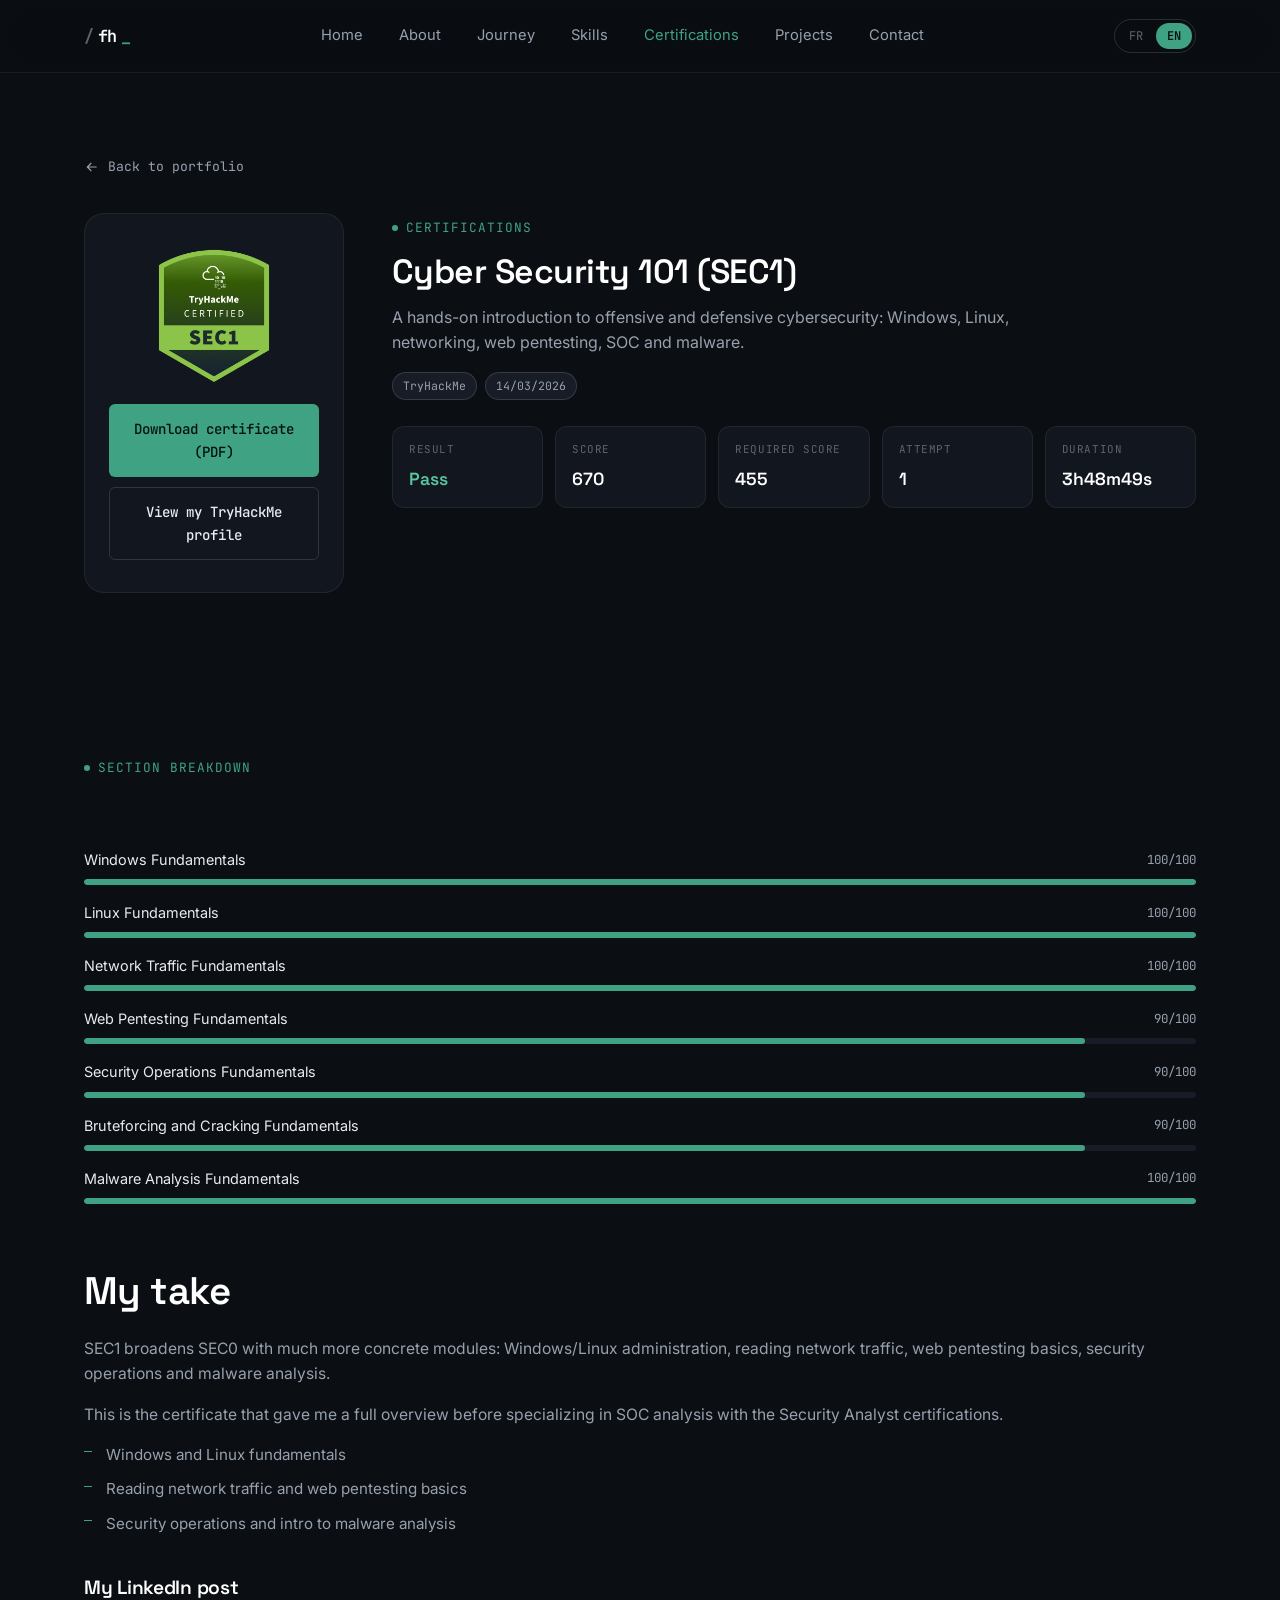
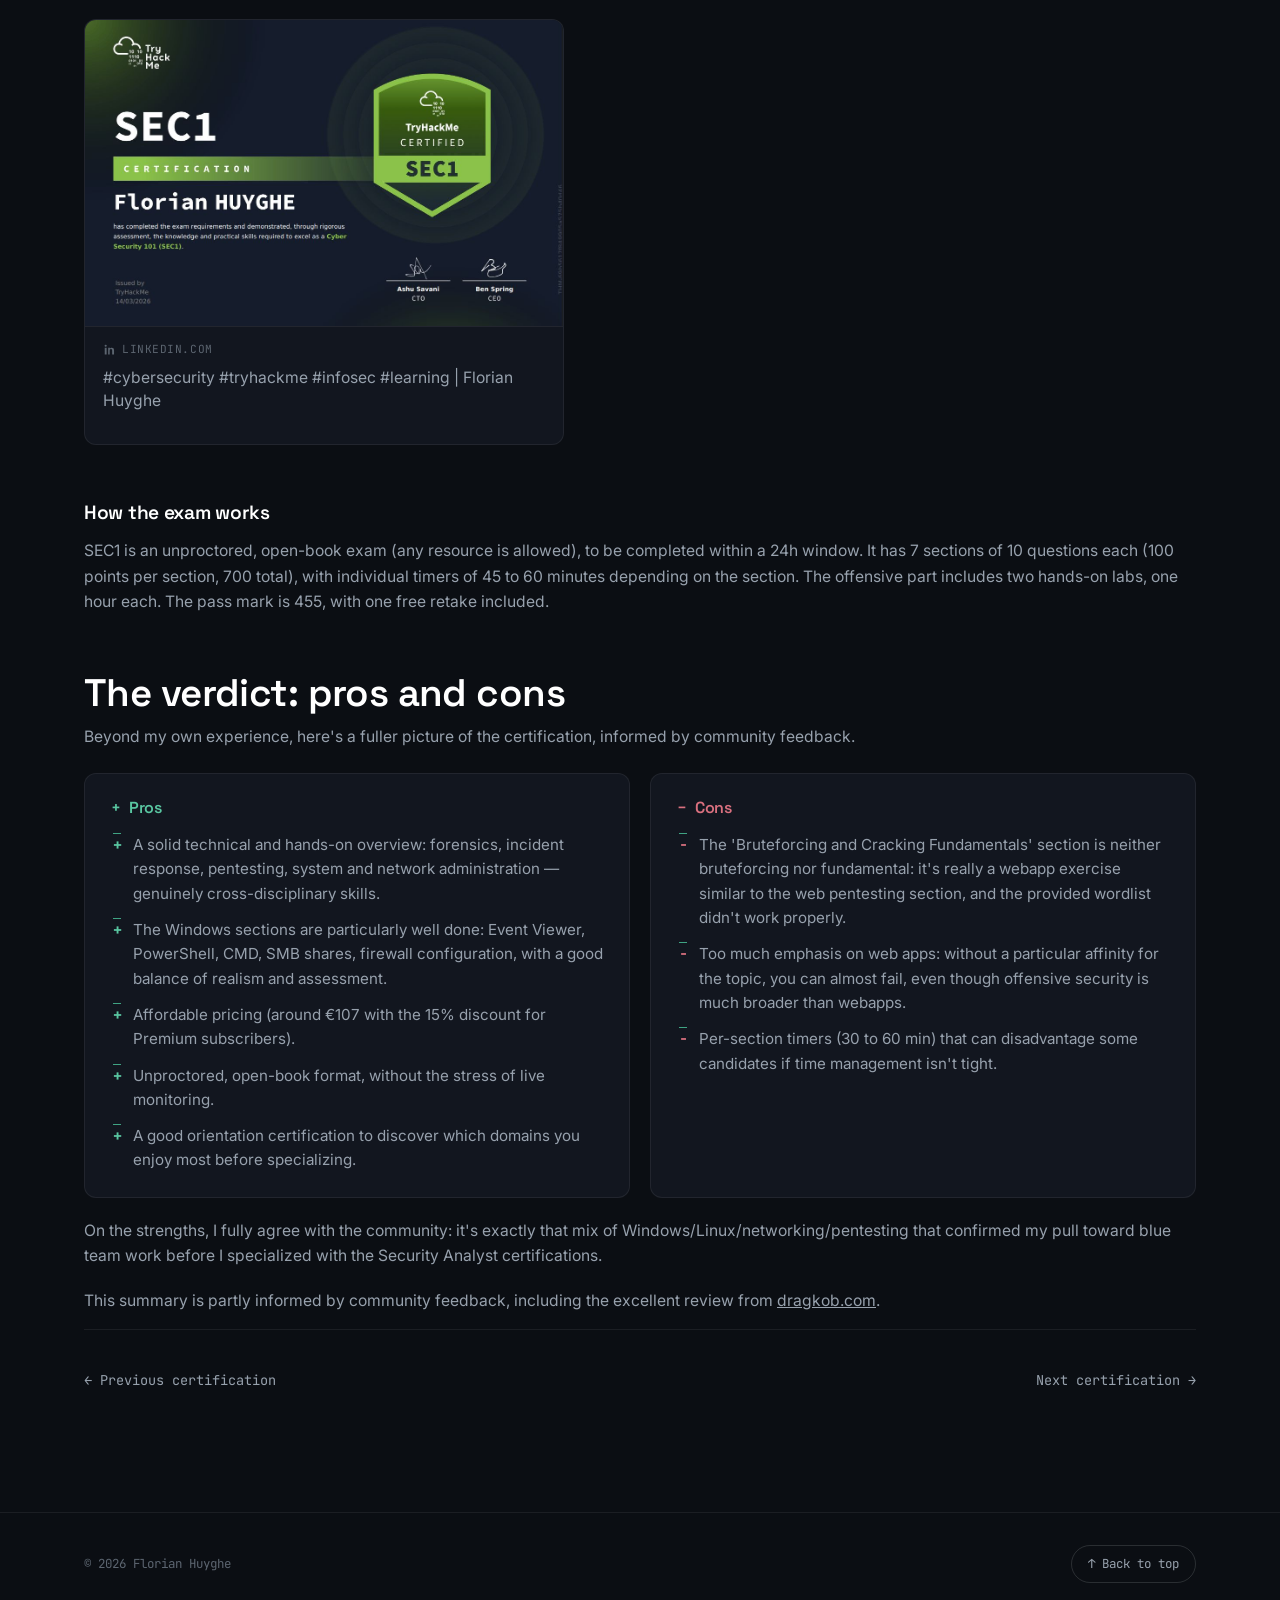
<file: cert-sec1.html>
<!DOCTYPE html>
<html lang="fr">
<head>
<meta charset="UTF-8">
<meta name="viewport" content="width=device-width, initial-scale=1.0">
<meta name="author" content="Florian Huyghe">
<meta name="description" content="Review de la certification TryHackMe Cyber Security 101 (SEC1) par Florian Huyghe.">
<meta name="theme-color" content="#0b0e13">

<link rel="icon" type="image/svg+xml" href="assets/img/favicon.svg">

<link rel="preconnect" href="https://fonts.googleapis.com">
<link rel="preconnect" href="https://fonts.gstatic.com" crossorigin>
<link href="https://fonts.googleapis.com/css2?family=Inter:wght@400;500;600;700&family=Space+Grotesk:wght@500;600;700&family=JetBrains+Mono:wght@400;500;600;700&display=swap" rel="stylesheet">

<link href="assets/css/style.css?v=9" rel="stylesheet">

<title>Cyber Security 101 (SEC1) — Review | Florian Huyghe</title>
</head>
<body>
<a class="skip-link" href="#main">Aller au contenu</a>

<header class="header">
  <div class="container header-inner">
    <a href="index.html#home" class="logo"><span class="dim">/</span>fh<span class="accent">_</span></a>

    <nav class="nav" id="nav">
      <a class="nav-link" href="index.html#home" data-i18n="nav.home">Accueil</a>
      <a class="nav-link" href="index.html#about" data-i18n="nav.about">À propos</a>
      <a class="nav-link" href="index.html#timeline" data-i18n="nav.timeline">Parcours</a>
      <a class="nav-link" href="index.html#skills" data-i18n="nav.skills">Compétences</a>
      <a class="nav-link active" href="index.html#certifications" data-i18n="nav.certs">Certifications</a>
      <a class="nav-link" href="index.html#projects" data-i18n="nav.projects">Projets</a>
      <a class="nav-link" href="index.html#contact" data-i18n="nav.contact">Contact</a>
    </nav>

    <div class="header-actions">
      <div class="lang-switch" role="group" aria-label="Langue">
        <button type="button" data-lang="fr" class="active">FR</button>
        <button type="button" data-lang="en">EN</button>
      </div>
      <button class="burger" id="burger" aria-label="Menu" aria-expanded="false" aria-controls="nav">
        <span></span><span></span><span></span>
      </button>
    </div>
  </div>
</header>

<main id="main">
  <section class="review-hero">
    <div class="container">
      <a class="review-back" href="index.html#certifications">
        <svg viewBox="0 0 24 24" fill="none" stroke="currentColor" stroke-width="1.8"><path d="M19 12H5M11 18l-6-6 6-6"/></svg>
        <span data-i18n="certReview.common.back">Retour au portfolio</span>
      </a>

      <div class="review-top">
        <div class="review-badge-panel" data-reveal>
          <img src="assets/img/certifications/cyber-security-101-sec1.png" alt="Badge TryHackMe Cyber Security 101 SEC1">
          <div class="review-badge-actions">
            <a class="btn btn-primary" href="assets/docs/certifications/cyber-security-101-sec1.pdf" target="_blank" rel="noopener" data-i18n="certReview.common.downloadPdf">Télécharger le certificat (PDF)</a>
            <a class="btn btn-ghost" href="https://tryhackme.com/p/Flo.H" target="_blank" rel="noopener" data-i18n="certReview.common.thmProfile">Voir mon profil TryHackMe</a>
          </div>
        </div>

        <div class="review-title-block" data-reveal data-reveal-delay="1">
          <p class="section-kicker" data-i18n="certs.kicker">Certifications</p>
          <h1 data-i18n="certReview.sec1.title">Cyber Security 101 (SEC1)</h1>
          <p class="review-lede" data-i18n="certReview.sec1.lede">Une introduction pratique à la cybersécurité offensive et défensive : Windows, Linux, réseaux, pentest web, SOC et malware.</p>

          <div class="review-meta-row">
            <span class="tag">TryHackMe</span>
            <span class="tag">14/03/2026</span>
          </div>

          <div class="stat-grid">
            <div class="stat-tile pass">
              <div class="stat-label" data-i18n="certReview.common.statResult">Résultat</div>
              <div class="stat-value" data-i18n="certReview.common.resultPass">Réussi</div>
            </div>
            <div class="stat-tile">
              <div class="stat-label" data-i18n="certReview.common.statScore">Score</div>
              <div class="stat-value">670</div>
            </div>
            <div class="stat-tile">
              <div class="stat-label" data-i18n="certReview.common.statPass">Score requis</div>
              <div class="stat-value">455</div>
            </div>
            <div class="stat-tile">
              <div class="stat-label" data-i18n="certReview.common.statAttempt">Tentative</div>
              <div class="stat-value">1</div>
            </div>
            <div class="stat-tile">
              <div class="stat-label" data-i18n="certReview.common.statDuration">Durée</div>
              <div class="stat-value">3h48m49s</div>
            </div>
          </div>
        </div>
      </div>
    </div>
  </section>

  <section>
    <div class="container">
      <div class="section-head" data-reveal>
        <p class="section-kicker" data-i18n="certReview.common.sectionsTitle">Détail par section</p>
      </div>
      <div class="score-list" id="score-list" data-reveal></div>

      <div class="review-body" data-reveal data-reveal-delay="1" style="margin-top: 64px;">
        <h2 class="section-title" style="margin-bottom: 22px;" data-i18n="certReview.common.reviewTitle">Mon retour d'expérience</h2>
        <p data-i18n="certReview.sec1.review1">SEC1 élargit le spectre de SEC0 avec des modules très concrets : administration Windows/Linux, lecture de trafic réseau, bases du pentest web, opérations de sécurité et analyse de malware.</p>
        <p data-i18n="certReview.sec1.review2">C'est le certificat qui m'a permis de valider une vision d'ensemble avant de me spécialiser côté analyse SOC avec les certifications Security Analyst.</p>
        <ul>
          <li data-i18n="certReview.sec1.point1">Fondamentaux Windows et Linux</li>
          <li data-i18n="certReview.sec1.point2">Lecture de trafic réseau et bases du pentest web</li>
          <li data-i18n="certReview.sec1.point3">Opérations de sécurité et introduction à l'analyse de malware</li>
        </ul>

        <h2 class="section-title" style="margin: 40px 0 0; font-size: 1.2rem;" data-i18n="certReview.common.linkedinTitle">Mon post LinkedIn</h2>
        <a class="li-preview" href="https://www.linkedin.com/posts/florian-huyghe-38713722b_cybersecurity-tryhackme-infosec-ugcPost-7438643122445754368-P5uj/" target="_blank" rel="noopener" data-reveal>
          <img src="assets/img/social/li-sec1.jpg" alt="Aperçu du post LinkedIn de Florian Huyghe sur les certifications SEC0 et SEC1">
          <div class="li-preview-meta">
            <span class="li-preview-domain">
              <svg viewBox="0 0 24 24" fill="currentColor"><path d="M6.94 5a2 2 0 1 1-4 0 2 2 0 0 1 4 0zM3.2 8.75h3.5V21H3.2V8.75zM9.5 8.75h3.35v1.68h.05c.47-.88 1.6-1.8 3.3-1.8 3.53 0 4.18 2.32 4.18 5.35V21h-3.5v-6.32c0-1.5-.03-3.44-2.1-3.44-2.1 0-2.42 1.64-2.42 3.33V21H9.5V8.75z"/></svg>
              linkedin.com
            </span>
            <p class="li-preview-title">#cybersecurity #tryhackme #infosec #learning | Florian Huyghe</p>
          </div>
        </a>
      </div>

      <div class="review-body" data-reveal style="margin-top: 56px;">
        <h2 class="section-title" style="margin-bottom: 14px; font-size: 1.2rem;" data-i18n="certReview.sec1.examStructureTitle">Comment se déroule l'examen</h2>
        <p data-i18n="certReview.sec1.examStructure">SEC1 est un examen non surveillé et en open book (toutes les ressources sont autorisées), à réaliser dans une fenêtre de 24h. Il comprend 7 sections de 10 questions chacune (100 points par section, 700 au total), avec des minuteurs individuels de 45 à 60 minutes selon les sections. La partie offensive comprend deux labs pratiques d'une heure chacun. Le score de passage est fixé à 455, avec un retake gratuit inclus.</p>
      </div>

      <div class="review-body" data-reveal style="margin-top: 56px;">
        <h2 class="section-title" style="margin-bottom: 8px;" data-i18n="certReview.sec1.prosConsTitle">Le bilan : les + et les -</h2>
        <p data-i18n="certReview.sec1.prosConsLede">Au-delà de mon expérience, voici une synthèse plus complète du certificat, enrichie par les retours de la communauté.</p>

        <div class="pros-cons-grid">
          <div class="pros-cons-card pros" data-reveal>
            <h3>+ <span data-i18n="certReview.common.prosLabel">Points forts</span></h3>
            <ul id="pros-list"></ul>
          </div>
          <div class="pros-cons-card cons" data-reveal data-reveal-delay="1">
            <h3>− <span data-i18n="certReview.common.consLabel">Points faibles</span></h3>
            <ul id="cons-list"></ul>
          </div>
        </div>

        <p style="margin-top: 20px;" data-i18n="certReview.sec1.prosConsClosing">Sur les points forts, je rejoins complètement l'avis de la communauté : c'est justement ce mélange Windows/Linux/réseaux/pentest qui m'a permis de confirmer mon appétence pour le blue team avant de me spécialiser avec les certifications Security Analyst.</p>
        <p class="source-note" data-i18n="certReview.sec1.sourceNote">Synthèse enrichie par les retours de la communauté, notamment l'excellente review de <a href="https://dragkob.com/articles/sec1-review/" target="_blank" rel="noopener">dragkob.com</a>.</p>
      </div>

      <div class="cert-nav-footer">
        <a class="cert-nav-link" href="cert-sec0.html">
          ← <span data-i18n="certReview.common.prevCert">Certification précédente</span>
        </a>
        <a class="cert-nav-link next" href="cert-sal1.html">
          <span data-i18n="certReview.common.nextCert">Certification suivante</span> →
        </a>
      </div>
    </div>
  </section>
</main>

<footer class="footer">
  <div class="container footer-inner">
    <span>© <span id="year"></span> Florian Huyghe</span>
    <a class="back-to-top" href="index.html#home" data-i18n="footer.top">↑ Haut de page</a>
  </div>
</footer>

<script src="assets/js/translations.js?v=9"></script>
<script src="assets/js/main.js?v=9"></script>
<script>
(function () {
  function render() {
    var lang = document.documentElement.lang === 'en' ? 'en' : 'fr';
    var data = TRANSLATIONS[lang].certReview.sec1;
    if (!data) return;

    var scoreEl = document.getElementById('score-list');
    if (scoreEl && data.sections) {
      scoreEl.innerHTML = data.sections.map(function (s) {
        return '<div class="score-row"><span class="score-label">' + s.label + '</span>' +
          '<span class="score-value">' + s.score + '/100</span>' +
          '<div class="score-bar"><span style="width:' + s.score + '%"></span></div></div>';
      }).join('');
    }

    var prosEl = document.getElementById('pros-list');
    if (prosEl && data.pros) {
      prosEl.innerHTML = data.pros.map(function (p) { return '<li>' + p + '</li>'; }).join('');
    }
    var consEl = document.getElementById('cons-list');
    if (consEl && data.cons) {
      consEl.innerHTML = data.cons.map(function (c) { return '<li>' + c + '</li>'; }).join('');
    }
  }
  document.addEventListener('fh:langchange', render);
  render();
})();
</script>
</body>
</html>
</file>
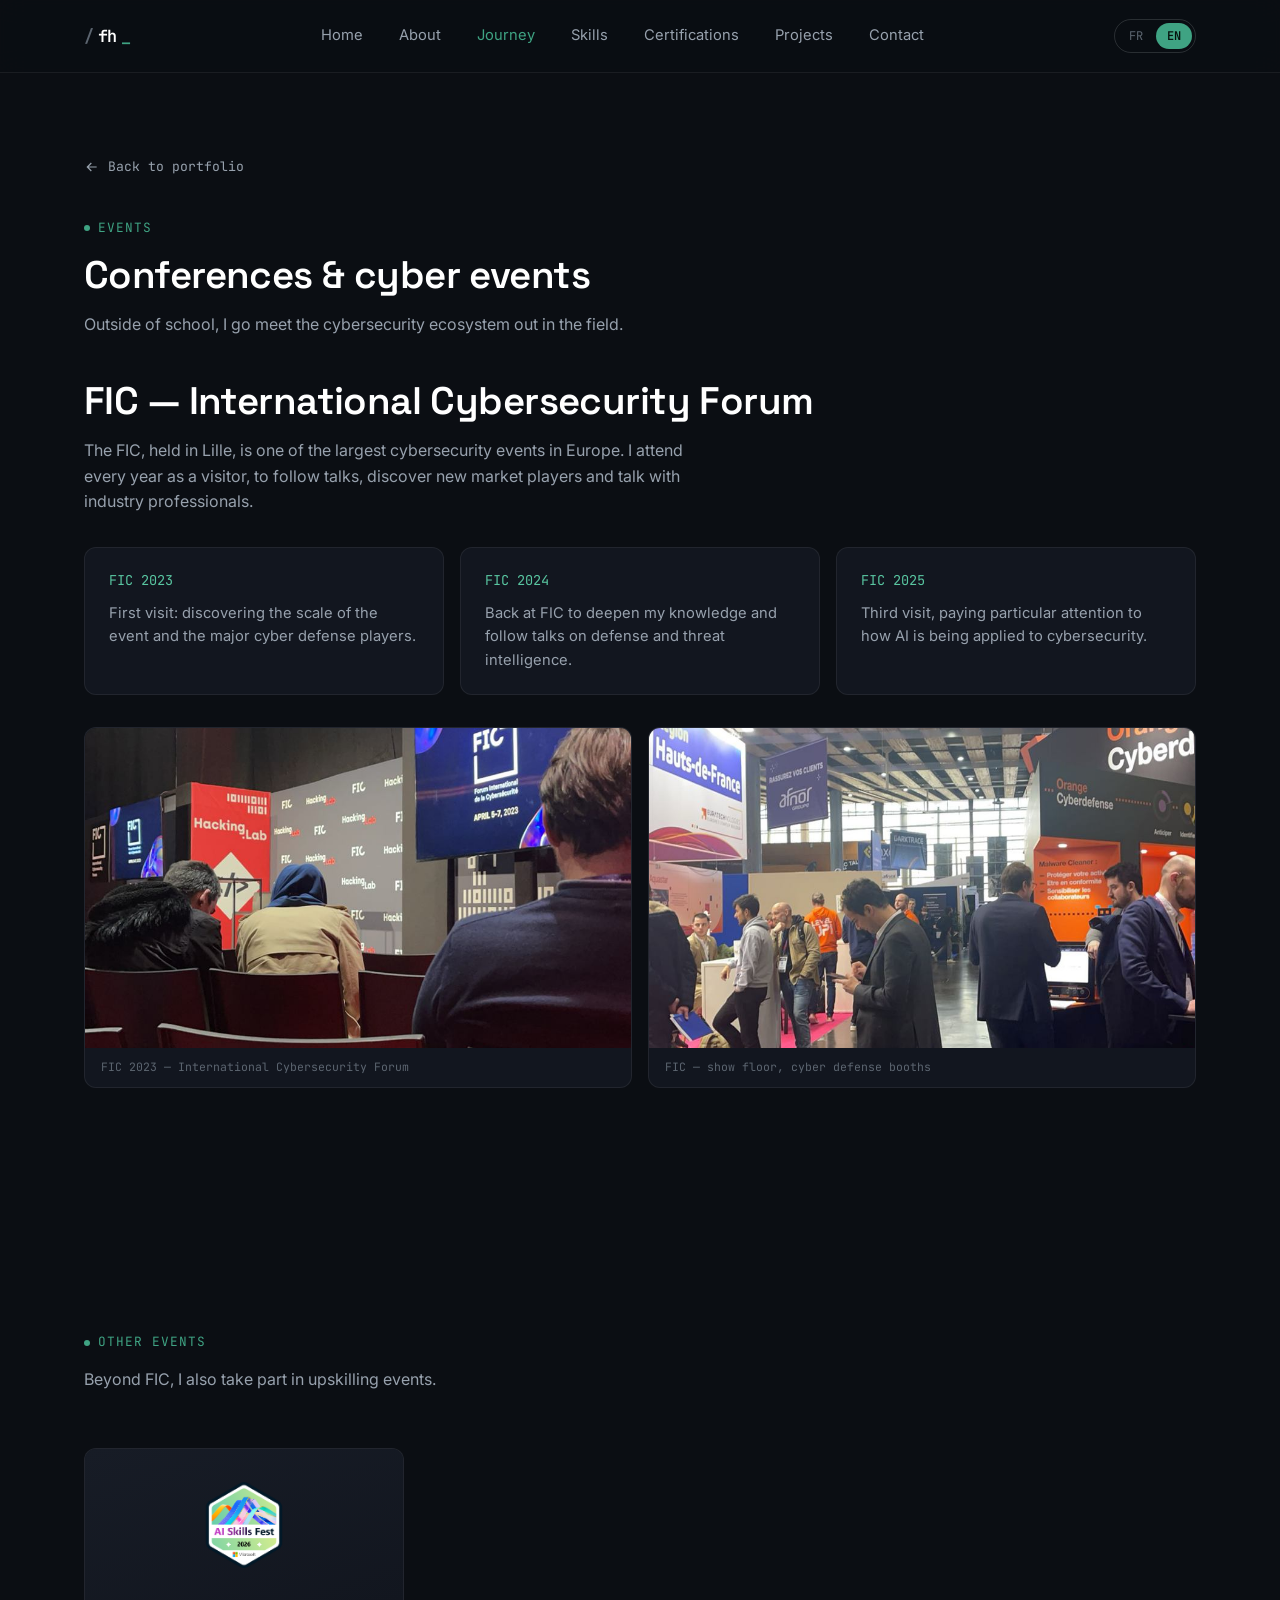
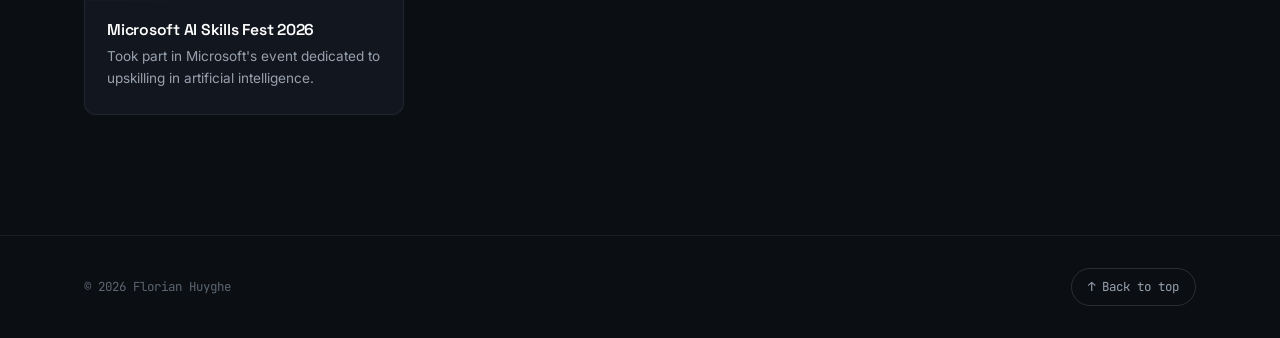
<file: event.html>
<!DOCTYPE html>
<html lang="fr">
<head>
<meta charset="UTF-8">
<meta name="viewport" content="width=device-width, initial-scale=1.0">
<meta name="author" content="Florian Huyghe">
<meta name="description" content="Salons et événements cybersécurité auxquels Florian Huyghe a participé : FIC (2023-2025), Microsoft AI Skills Fest.">
<meta name="theme-color" content="#0b0e13">

<link rel="icon" type="image/svg+xml" href="assets/img/favicon.svg">

<link rel="preconnect" href="https://fonts.googleapis.com">
<link rel="preconnect" href="https://fonts.gstatic.com" crossorigin>
<link href="https://fonts.googleapis.com/css2?family=Inter:wght@400;500;600;700&family=Space+Grotesk:wght@500;600;700&family=JetBrains+Mono:wght@400;500;600;700&display=swap" rel="stylesheet">

<link href="assets/css/style.css?v=9" rel="stylesheet">

<title>Salons & événements — Florian Huyghe</title>
</head>
<body>
<a class="skip-link" href="#main">Aller au contenu</a>

<header class="header">
  <div class="container header-inner">
    <a href="index.html#home" class="logo"><span class="dim">/</span>fh<span class="accent">_</span></a>

    <nav class="nav" id="nav">
      <a class="nav-link" href="index.html#home" data-i18n="nav.home">Accueil</a>
      <a class="nav-link" href="index.html#about" data-i18n="nav.about">À propos</a>
      <a class="nav-link active" href="index.html#timeline" data-i18n="nav.timeline">Parcours</a>
      <a class="nav-link" href="index.html#skills" data-i18n="nav.skills">Compétences</a>
      <a class="nav-link" href="index.html#certifications" data-i18n="nav.certs">Certifications</a>
      <a class="nav-link" href="index.html#projects" data-i18n="nav.projects">Projets</a>
      <a class="nav-link" href="index.html#contact" data-i18n="nav.contact">Contact</a>
    </nav>

    <div class="header-actions">
      <div class="lang-switch" role="group" aria-label="Langue">
        <button type="button" data-lang="fr" class="active">FR</button>
        <button type="button" data-lang="en">EN</button>
      </div>
      <button class="burger" id="burger" aria-label="Menu" aria-expanded="false" aria-controls="nav">
        <span></span><span></span><span></span>
      </button>
    </div>
  </div>
</header>

<main id="main">
  <section class="review-hero">
    <div class="container">
      <a class="review-back" href="index.html#timeline">
        <svg viewBox="0 0 24 24" fill="none" stroke="currentColor" stroke-width="1.8"><path d="M19 12H5M11 18l-6-6 6-6"/></svg>
        <span data-i18n="certReview.common.back">Retour au portfolio</span>
      </a>

      <div>
        <p class="section-kicker" data-i18n="events.kicker">Événements</p>
        <h1 data-i18n="events.title" style="color:#fff; font-size: clamp(1.7rem, 3.2vw, 2.4rem);">Salons &amp; événements cyber</h1>
        <p class="event-lede" data-i18n="events.sub">En dehors des bancs de l'école, je vais à la rencontre de l'écosystème cybersécurité sur le terrain.</p>
      </div>
    </div>
  </section>

  <section style="padding-top: 0;">
    <div class="container">
      <h2 class="section-title" style="color:#fff; margin-bottom: 14px;" data-i18n="events.ficTitle">FIC — Forum International de la Cybersécurité</h2>
      <p class="review-lede" data-i18n="events.ficLede">Le FIC, à Lille, est l'un des plus grands rendez-vous européens de la cybersécurité. Je m'y rends chaque année en tant que visiteur, pour suivre les conférences, découvrir les nouveaux acteurs du marché et échanger avec des professionnels du secteur.</p>

      <div class="event-years-grid">
        <div class="event-year-card" data-reveal>
          <span class="year">FIC 2023</span>
          <p data-i18n="events.fic2023">Première participation au salon : découverte de l'ampleur de l'événement et des grands acteurs de la cyberdéfense.</p>
        </div>
        <div class="event-year-card" data-reveal data-reveal-delay="1">
          <span class="year">FIC 2024</span>
          <p data-i18n="events.fic2024">Retour au FIC pour approfondir mes connaissances et suivre les conférences sur la défense et la threat intelligence.</p>
        </div>
        <div class="event-year-card" data-reveal data-reveal-delay="2">
          <span class="year">FIC 2025</span>
          <p data-i18n="events.fic2025">Troisième participation, avec une attention particulière portée aux usages de l'IA en cybersécurité.</p>
        </div>
      </div>

      <div class="event-gallery">
        <figure data-reveal>
          <img src="assets/img/events/fic-2023.jpg" alt="Écran d'accueil du FIC 2023, Forum International de la Cybersécurité">
          <figcaption data-i18n="events.galleryCaption1">FIC 2023 — Forum International de la Cybersécurité</figcaption>
        </figure>
        <figure data-reveal data-reveal-delay="1">
          <img src="assets/img/events/fic-salon.jpg" alt="Allée du salon FIC avec les stands des acteurs de la cyberdéfense">
          <figcaption data-i18n="events.galleryCaption2">FIC — allée du salon, stands cyberdéfense</figcaption>
        </figure>
      </div>
    </div>
  </section>

  <section>
    <div class="container">
      <div class="section-head" data-reveal>
        <p class="section-kicker" data-i18n="events.otherTitle">Autres événements</p>
        <p class="section-sub" data-i18n="events.otherSub" style="margin-top: 0;">Au-delà du FIC, je participe aussi à des événements de montée en compétences.</p>
      </div>

      <div class="certs-grid" style="grid-template-columns: repeat(auto-fit, minmax(240px, 320px));">
        <div class="cert-card" data-reveal>
          <div class="cert-badge"><img src="assets/img/events/ms-ai-skills-fest-2026.png" alt="Badge Microsoft AI Skills Fest 2026"></div>
          <div class="cert-body">
            <h3 data-i18n="events.aiFestTitle">Microsoft AI Skills Fest 2026</h3>
            <p data-i18n="events.aiFestDesc">Participation à l'événement Microsoft dédié à la montée en compétences autour de l'intelligence artificielle.</p>
          </div>
        </div>
      </div>
    </div>
  </section>
</main>

<footer class="footer">
  <div class="container footer-inner">
    <span>© <span id="year"></span> Florian Huyghe</span>
    <a class="back-to-top" href="index.html#home" data-i18n="footer.top">↑ Haut de page</a>
  </div>
</footer>

<script src="assets/js/translations.js?v=9"></script>
<script src="assets/js/main.js?v=9"></script>
</body>
</html>
</file>
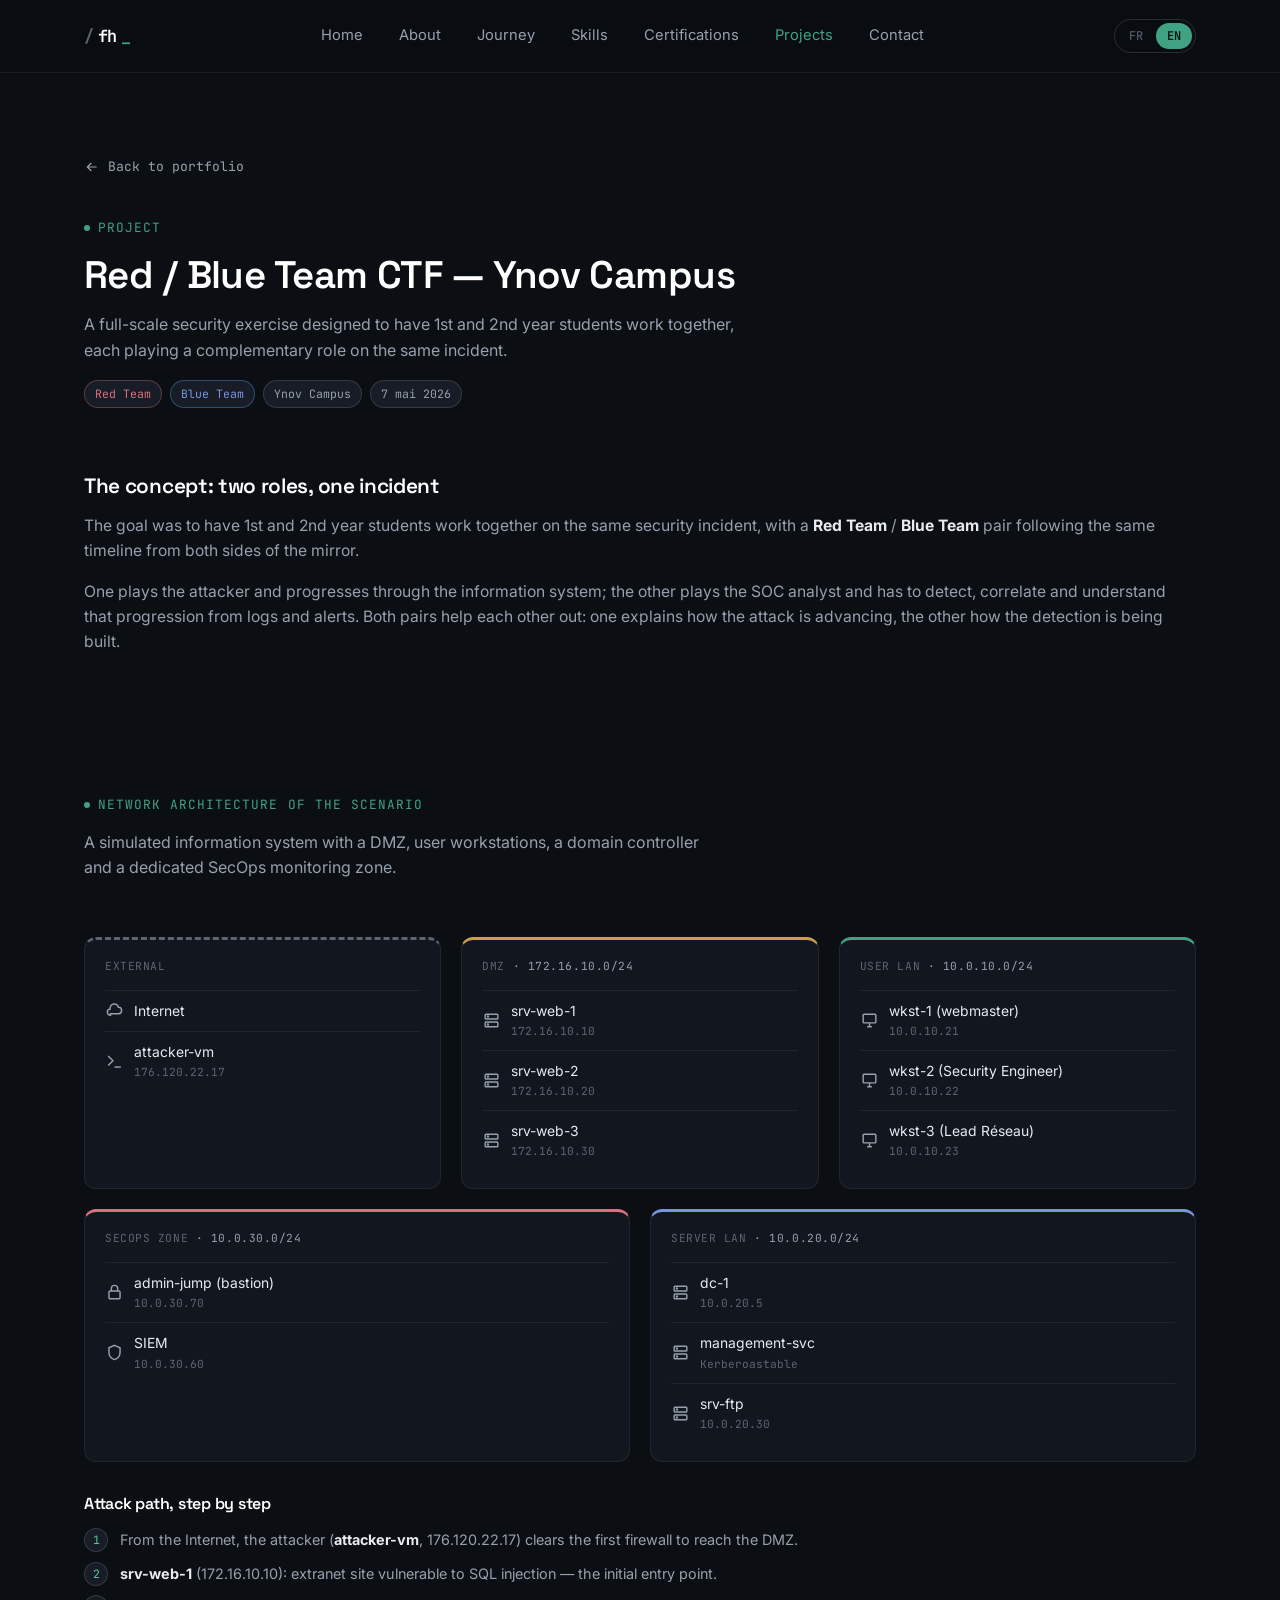
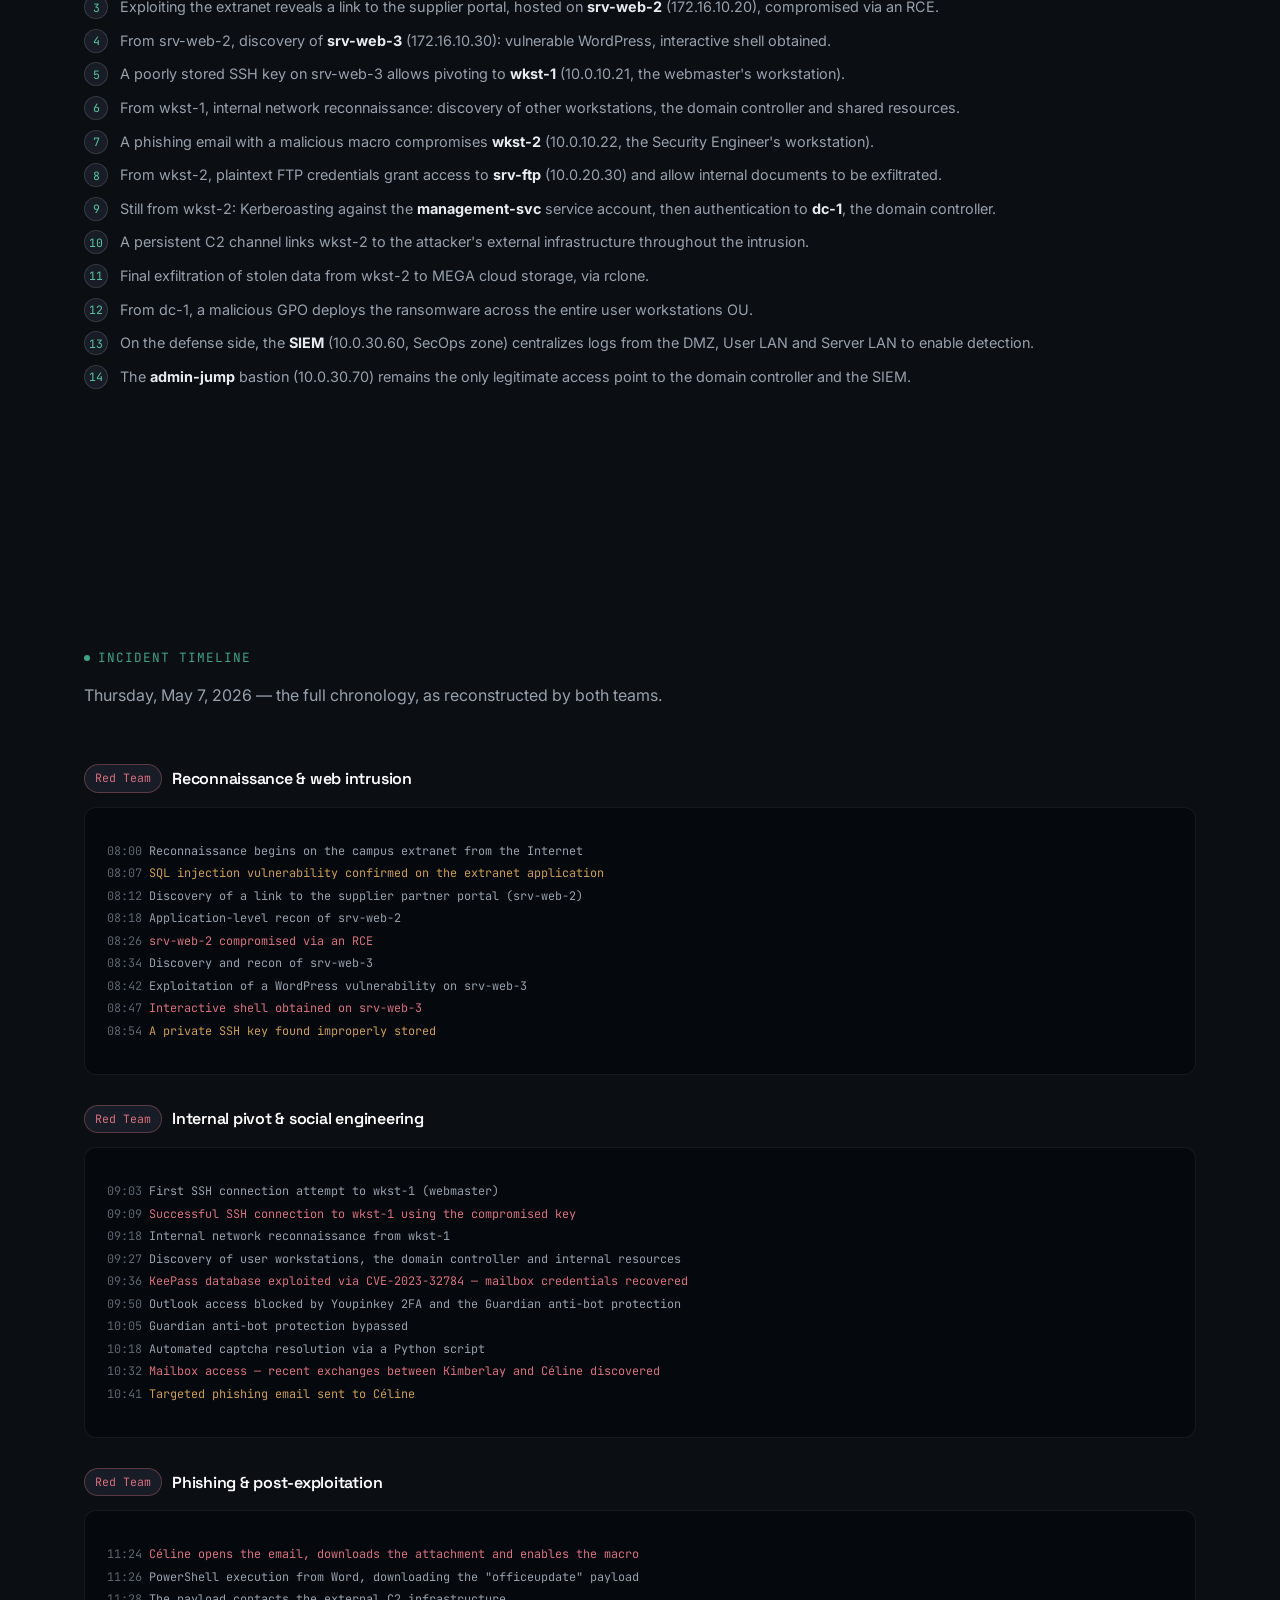
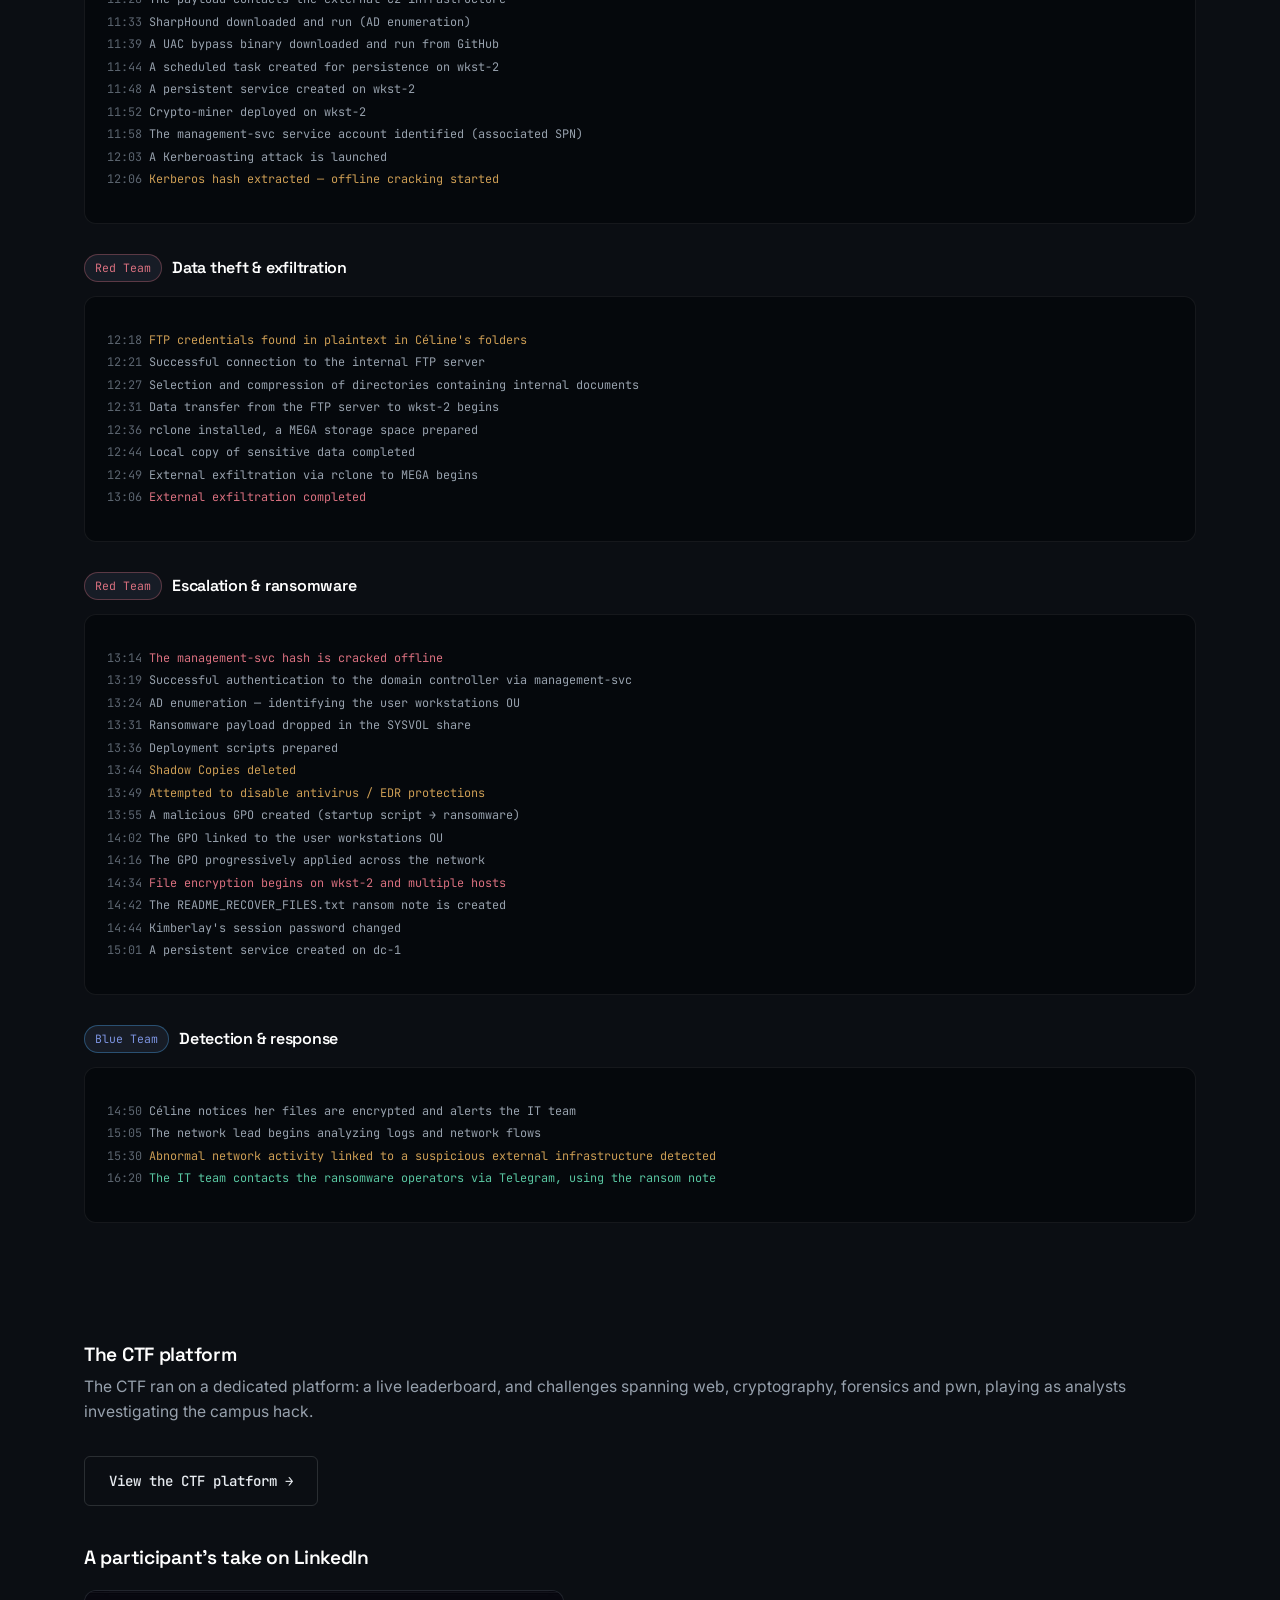
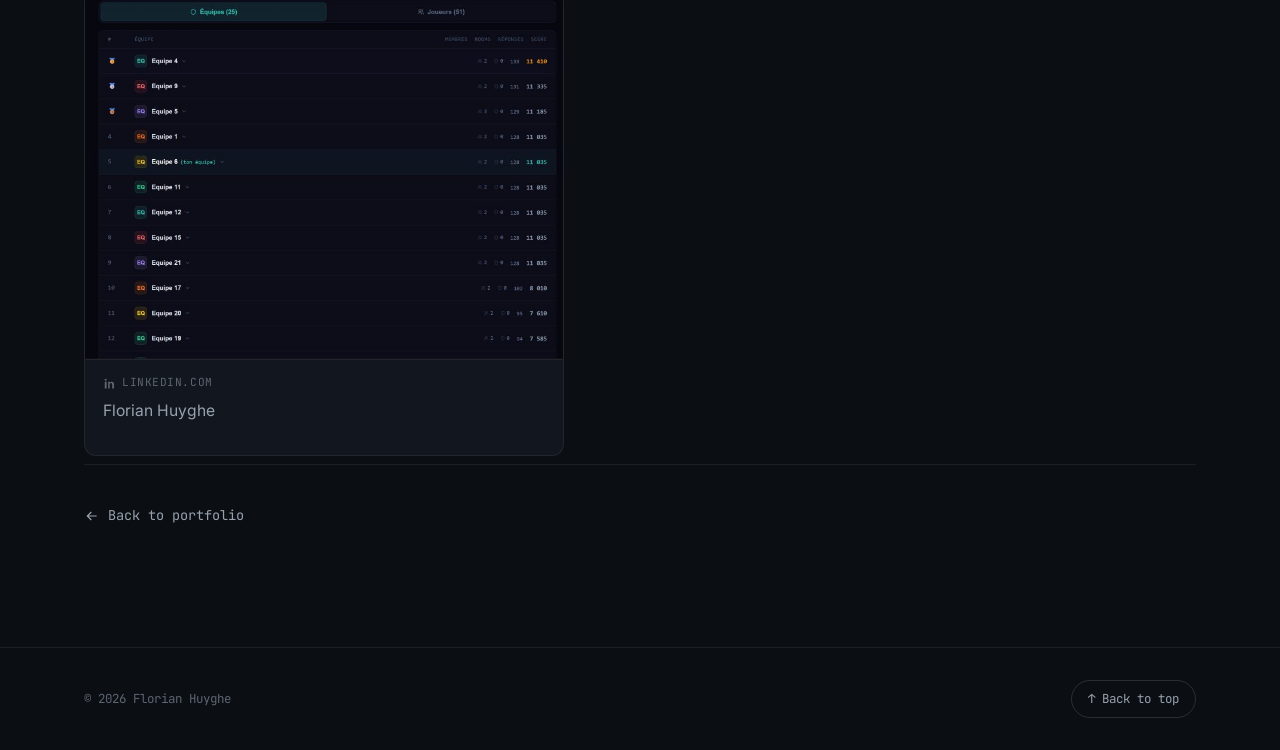
<file: project-ctf.html>
<!DOCTYPE html>
<html lang="fr">
<head>
<meta charset="UTF-8">
<meta name="viewport" content="width=device-width, initial-scale=1.0">
<meta name="author" content="Florian Huyghe">
<meta name="description" content="CTF Red / Blue Team — Ynov Campus : exercice croisé 1ère/2ème année sur un incident de sécurité complet (intrusion, phishing, ransomware).">
<meta name="theme-color" content="#0b0e13">

<link rel="icon" type="image/svg+xml" href="assets/img/favicon.svg">

<link rel="preconnect" href="https://fonts.googleapis.com">
<link rel="preconnect" href="https://fonts.gstatic.com" crossorigin>
<link href="https://fonts.googleapis.com/css2?family=Inter:wght@400;500;600;700&family=Space+Grotesk:wght@500;600;700&family=JetBrains+Mono:wght@400;500;600;700&display=swap" rel="stylesheet">

<link href="assets/css/style.css?v=9" rel="stylesheet">

<title>CTF Red / Blue Team — Ynov Campus | Florian Huyghe</title>
</head>
<body>
<a class="skip-link" href="#main">Aller au contenu</a>

<header class="header">
  <div class="container header-inner">
    <a href="index.html#home" class="logo"><span class="dim">/</span>fh<span class="accent">_</span></a>

    <nav class="nav" id="nav">
      <a class="nav-link" href="index.html#home" data-i18n="nav.home">Accueil</a>
      <a class="nav-link" href="index.html#about" data-i18n="nav.about">À propos</a>
      <a class="nav-link" href="index.html#timeline" data-i18n="nav.timeline">Parcours</a>
      <a class="nav-link" href="index.html#skills" data-i18n="nav.skills">Compétences</a>
      <a class="nav-link" href="index.html#certifications" data-i18n="nav.certs">Certifications</a>
      <a class="nav-link active" href="index.html#projects" data-i18n="nav.projects">Projets</a>
      <a class="nav-link" href="index.html#contact" data-i18n="nav.contact">Contact</a>
    </nav>

    <div class="header-actions">
      <div class="lang-switch" role="group" aria-label="Langue">
        <button type="button" data-lang="fr" class="active">FR</button>
        <button type="button" data-lang="en">EN</button>
      </div>
      <button class="burger" id="burger" aria-label="Menu" aria-expanded="false" aria-controls="nav">
        <span></span><span></span><span></span>
      </button>
    </div>
  </div>
</header>

<main id="main">
  <section class="review-hero">
    <div class="container">
      <a class="review-back" href="index.html#projects">
        <svg viewBox="0 0 24 24" fill="none" stroke="currentColor" stroke-width="1.8"><path d="M19 12H5M11 18l-6-6 6-6"/></svg>
        <span data-i18n="certReview.common.back">Retour au portfolio</span>
      </a>

      <div>
        <p class="section-kicker" data-i18n="projectCtf.kicker">Projet</p>
        <h1 style="color:#fff; font-size: clamp(1.7rem, 3.2vw, 2.4rem);" data-i18n="projectCtf.title">CTF Red / Blue Team — Ynov Campus</h1>
        <p class="event-lede" data-i18n="projectCtf.lede">Un exercice de sécurité grandeur nature conçu pour faire travailler ensemble des étudiants de 1ère et 2ème année, chacun incarnant un rôle complémentaire sur un même incident.</p>
        <div class="review-meta-row">
          <span class="tag tag-red">Red Team</span>
          <span class="tag tag-alt">Blue Team</span>
          <span class="tag">Ynov Campus</span>
          <span class="tag">7 mai 2026</span>
        </div>
      </div>
    </div>
  </section>

  <section style="padding-top: 0;">
    <div class="container">
      <div class="review-body" data-reveal>
        <h2 class="section-title" style="color:#fff; margin-bottom: 14px; font-size: 1.3rem;" data-i18n="projectCtf.contextTitle">Le principe : deux rôles, un seul incident</h2>
        <p data-i18n="projectCtf.contextP1">L'objectif était de faire travailler ensemble des étudiants de 1ère et de 2ème année sur un même incident de sécurité, avec un binôme <strong>Red Team</strong> / <strong>Blue Team</strong> qui suit la même chronologie des deux côtés du miroir.</p>
        <p data-i18n="projectCtf.contextP2">L'un joue l'attaquant et progresse dans le système d'information ; l'autre joue l'analyste SOC et doit détecter, corréler et comprendre cette progression à partir des journaux et des alertes. Les deux binômes s'entraident : l'un explique comment l'attaque avance, l'autre comment la détection se construit.</p>
      </div>
    </div>
  </section>

  <section style="padding-top: 0;">
    <div class="container">
      <div class="section-head" data-reveal>
        <p class="section-kicker" data-i18n="projectCtf.archTitle">Architecture réseau du scénario</p>
        <p class="section-sub" data-i18n="projectCtf.archSub" style="margin-top:0;">Un système d'information simulé avec DMZ, poste utilisateurs, contrôleur de domaine et zone SecOps dédiée à la supervision.</p>
      </div>

      <div class="arch-wrap">
        <div class="arch-row" data-reveal>
          <div class="arch-zone external">
            <div class="arch-zone-label" data-i18n="projectCtf.zoneExternal">Extérieur</div>
            <div class="arch-host">
              <svg viewBox="0 0 24 24" fill="none" stroke="currentColor" stroke-width="1.8"><path d="M7 18a4 4 0 0 1-.5-7.97A5 5 0 0 1 16.9 8H17a4 4 0 0 1 0 8H7z"/></svg>
              <div><span class="name">Internet</span></div>
            </div>
            <div class="arch-host">
              <svg viewBox="0 0 24 24" fill="none" stroke="currentColor" stroke-width="1.8"><polyline points="4 17 10 11 4 5"/><line x1="12" y1="19" x2="20" y2="19"/></svg>
              <div><span class="name">attacker-vm</span><span class="ip">176.120.22.17</span></div>
            </div>
          </div>

          <div class="arch-zone dmz">
            <div class="arch-zone-label">DMZ <span class="cidr">· 172.16.10.0/24</span></div>
            <div class="arch-host">
              <svg viewBox="0 0 24 24" fill="none" stroke="currentColor" stroke-width="1.8"><rect x="4" y="4" width="16" height="6" rx="1"/><rect x="4" y="14" width="16" height="6" rx="1"/><circle cx="7.5" cy="7" r="0.6" fill="currentColor"/><circle cx="7.5" cy="17" r="0.6" fill="currentColor"/></svg>
              <div><span class="name">srv-web-1</span><span class="ip">172.16.10.10</span></div>
            </div>
            <div class="arch-host">
              <svg viewBox="0 0 24 24" fill="none" stroke="currentColor" stroke-width="1.8"><rect x="4" y="4" width="16" height="6" rx="1"/><rect x="4" y="14" width="16" height="6" rx="1"/><circle cx="7.5" cy="7" r="0.6" fill="currentColor"/><circle cx="7.5" cy="17" r="0.6" fill="currentColor"/></svg>
              <div><span class="name">srv-web-2</span><span class="ip">172.16.10.20</span></div>
            </div>
            <div class="arch-host">
              <svg viewBox="0 0 24 24" fill="none" stroke="currentColor" stroke-width="1.8"><rect x="4" y="4" width="16" height="6" rx="1"/><rect x="4" y="14" width="16" height="6" rx="1"/><circle cx="7.5" cy="7" r="0.6" fill="currentColor"/><circle cx="7.5" cy="17" r="0.6" fill="currentColor"/></svg>
              <div><span class="name">srv-web-3</span><span class="ip">172.16.10.30</span></div>
            </div>
          </div>

          <div class="arch-zone userlan">
            <div class="arch-zone-label">User LAN <span class="cidr">· 10.0.10.0/24</span></div>
            <div class="arch-host">
              <svg viewBox="0 0 24 24" fill="none" stroke="currentColor" stroke-width="1.8"><rect x="4" y="4" width="16" height="11" rx="1"/><path d="M9 20h6M12 15v5"/></svg>
              <div><span class="name">wkst-1 (webmaster)</span><span class="ip">10.0.10.21</span></div>
            </div>
            <div class="arch-host">
              <svg viewBox="0 0 24 24" fill="none" stroke="currentColor" stroke-width="1.8"><rect x="4" y="4" width="16" height="11" rx="1"/><path d="M9 20h6M12 15v5"/></svg>
              <div><span class="name">wkst-2 (Security Engineer)</span><span class="ip">10.0.10.22</span></div>
            </div>
            <div class="arch-host">
              <svg viewBox="0 0 24 24" fill="none" stroke="currentColor" stroke-width="1.8"><rect x="4" y="4" width="16" height="11" rx="1"/><path d="M9 20h6M12 15v5"/></svg>
              <div><span class="name">wkst-3 (Lead Réseau)</span><span class="ip">10.0.10.23</span></div>
            </div>
          </div>
        </div>

        <div class="arch-row" data-reveal data-reveal-delay="1">
          <div class="arch-zone secops">
            <div class="arch-zone-label">SecOps Zone <span class="cidr">· 10.0.30.0/24</span></div>
            <div class="arch-host">
              <svg viewBox="0 0 24 24" fill="none" stroke="currentColor" stroke-width="1.8"><rect x="5" y="10" width="14" height="10" rx="1.5"/><path d="M8 10V7a4 4 0 0 1 8 0v3"/></svg>
              <div><span class="name">admin-jump (bastion)</span><span class="ip">10.0.30.70</span></div>
            </div>
            <div class="arch-host">
              <svg viewBox="0 0 24 24" fill="none" stroke="currentColor" stroke-width="1.8"><path d="M12 3l7 3v6c0 5-3.2 7.8-7 9-3.8-1.2-7-4-7-9V6l7-3z"/></svg>
              <div><span class="name">SIEM</span><span class="ip">10.0.30.60</span></div>
            </div>
          </div>

          <div class="arch-zone serverlan">
            <div class="arch-zone-label">Server LAN <span class="cidr">· 10.0.20.0/24</span></div>
            <div class="arch-host">
              <svg viewBox="0 0 24 24" fill="none" stroke="currentColor" stroke-width="1.8"><rect x="4" y="4" width="16" height="6" rx="1"/><rect x="4" y="14" width="16" height="6" rx="1"/><circle cx="7.5" cy="7" r="0.6" fill="currentColor"/><circle cx="7.5" cy="17" r="0.6" fill="currentColor"/></svg>
              <div><span class="name">dc-1</span><span class="ip">10.0.20.5</span></div>
            </div>
            <div class="arch-host">
              <svg viewBox="0 0 24 24" fill="none" stroke="currentColor" stroke-width="1.8"><rect x="4" y="4" width="16" height="6" rx="1"/><rect x="4" y="14" width="16" height="6" rx="1"/><circle cx="7.5" cy="7" r="0.6" fill="currentColor"/><circle cx="7.5" cy="17" r="0.6" fill="currentColor"/></svg>
              <div><span class="name">management-svc</span><span class="ip">Kerberoastable</span></div>
            </div>
            <div class="arch-host">
              <svg viewBox="0 0 24 24" fill="none" stroke="currentColor" stroke-width="1.8"><rect x="4" y="4" width="16" height="6" rx="1"/><rect x="4" y="14" width="16" height="6" rx="1"/><circle cx="7.5" cy="7" r="0.6" fill="currentColor"/><circle cx="7.5" cy="17" r="0.6" fill="currentColor"/></svg>
              <div><span class="name">srv-ftp</span><span class="ip">10.0.20.30</span></div>
            </div>
          </div>
        </div>
      </div>

      <div class="arch-flow" data-reveal>
        <h3 style="color:#fff; font-size: 1rem;" data-i18n="projectCtf.flowTitle">Chemin d'attaque, étape par étape</h3>
        <ol class="arch-flow-list" id="flow-list"></ol>
      </div>
    </div>
  </section>

  <section>
    <div class="container">
      <div class="section-head" data-reveal>
        <p class="section-kicker" data-i18n="projectCtf.timelineTitle">Timeline de l'incident</p>
        <p class="section-sub" data-i18n="projectCtf.timelineSub" style="margin-top:0;">Jeudi 7 mai 2026 — la chronologie complète, telle que reconstituée par les deux équipes.</p>
      </div>

      <div class="incident-phase" data-reveal>
        <div class="incident-phase-head">
          <span class="tag tag-red" data-i18n="projectCtf.phase1Tag">Red Team</span>
          <h3 data-i18n="projectCtf.phase1Title">Reconnaissance &amp; intrusion web</h3>
        </div>
        <div class="incident-terminal"><pre class="term-log" data-i18n="projectCtf.phase1Log">08:00 Lancement de la reconnaissance sur l'extranet du campus depuis Internet</pre></div>
      </div>

      <div class="incident-phase" data-reveal>
        <div class="incident-phase-head">
          <span class="tag tag-red" data-i18n="projectCtf.phase2Tag">Red Team</span>
          <h3 data-i18n="projectCtf.phase2Title">Pivot interne &amp; ingénierie sociale</h3>
        </div>
        <div class="incident-terminal"><pre class="term-log" data-i18n="projectCtf.phase2Log">09:03 Première tentative de connexion SSH vers wkst-1 (webmaster)</pre></div>
      </div>

      <div class="incident-phase" data-reveal>
        <div class="incident-phase-head">
          <span class="tag tag-red" data-i18n="projectCtf.phase3Tag">Red Team</span>
          <h3 data-i18n="projectCtf.phase3Title">Phishing &amp; post-exploitation</h3>
        </div>
        <div class="incident-terminal"><pre class="term-log" data-i18n="projectCtf.phase3Log">11:24 Céline ouvre le mail, télécharge la pièce jointe et active la macro</pre></div>
      </div>

      <div class="incident-phase" data-reveal>
        <div class="incident-phase-head">
          <span class="tag tag-red" data-i18n="projectCtf.phase4Tag">Red Team</span>
          <h3 data-i18n="projectCtf.phase4Title">Vol de données &amp; exfiltration</h3>
        </div>
        <div class="incident-terminal"><pre class="term-log" data-i18n="projectCtf.phase4Log">12:18 Identifiants FTP découverts en clair dans les dossiers de Céline</pre></div>
      </div>

      <div class="incident-phase" data-reveal>
        <div class="incident-phase-head">
          <span class="tag tag-red" data-i18n="projectCtf.phase5Tag">Red Team</span>
          <h3 data-i18n="projectCtf.phase5Title">Élévation &amp; ransomware</h3>
        </div>
        <div class="incident-terminal"><pre class="term-log" data-i18n="projectCtf.phase5Log">13:14 Hash management-svc cassé hors ligne</pre></div>
      </div>

      <div class="incident-phase" data-reveal>
        <div class="incident-phase-head">
          <span class="tag tag-alt" data-i18n="projectCtf.phase6Tag">Blue Team</span>
          <h3 data-i18n="projectCtf.phase6Title">Détection &amp; réponse</h3>
        </div>
        <div class="incident-terminal"><pre class="term-log" data-i18n="projectCtf.phase6Log">14:50 Céline constate ses fichiers chiffrés et alerte l'équipe informatique</pre></div>
      </div>

    </div>
  </section>

  <section style="padding-top: 0;">
    <div class="container">
      <div class="review-body" data-reveal>
        <h2 class="section-title" style="margin-bottom: 8px; font-size: 1.2rem;" data-i18n="projectCtf.platformTitle">La plateforme du CTF</h2>
        <p data-i18n="projectCtf.platformDesc">Le CTF s'est déroulé sur une plateforme dédiée : classement en direct, épreuves de web, cryptographie, forensic et pwn, dans la peau d'analystes enquêtant sur le piratage du campus.</p>
        <a class="btn btn-ghost" style="margin-top: 16px;" href="https://cybersicherheit.vercel.app/" target="_blank" rel="noopener" data-i18n="projectCtf.platformCta">Voir la plateforme du CTF →</a>

        <h2 class="section-title" style="margin: 40px 0 14px; font-size: 1.2rem;" data-i18n="projectCtf.linkedinTitle">Mon post LinkedIn</h2>
        <a class="li-preview" href="https://www.linkedin.com/posts/florian-huyghe-38713722b_activity-7459637842022076416-yG2S/" target="_blank" rel="noopener">
          <img src="assets/img/social/li-ctf.jpg" alt="Aperçu d'une publication LinkedIn d'un participant au CTF Red/Blue Team Ynov Campus">
          <div class="li-preview-meta">
            <span class="li-preview-domain">
              <svg viewBox="0 0 24 24" fill="currentColor"><path d="M6.94 5a2 2 0 1 1-4 0 2 2 0 0 1 4 0zM3.2 8.75h3.5V21H3.2V8.75zM9.5 8.75h3.35v1.68h.05c.47-.88 1.6-1.8 3.3-1.8 3.53 0 4.18 2.32 4.18 5.35V21h-3.5v-6.32c0-1.5-.03-3.44-2.1-3.44-2.1 0-2.42 1.64-2.42 3.33V21H9.5V8.75z"/></svg>
              linkedin.com
            </span>
            <p class="li-preview-title">Florian Huyghe</p>
          </div>
        </a>
      </div>

      <div class="cert-nav-footer">
        <a class="cert-nav-link" href="index.html#projects">
          <svg class="icon" viewBox="0 0 24 24" fill="none" stroke="currentColor" stroke-width="1.8" style="width:16px;height:16px;"><path d="M19 12H5M11 18l-6-6 6-6"/></svg>
          <span data-i18n="certReview.common.back">Retour au portfolio</span>
        </a>
        <span></span>
      </div>
    </div>
  </section>
</main>

<footer class="footer">
  <div class="container footer-inner">
    <span>© <span id="year"></span> Florian Huyghe</span>
    <a class="back-to-top" href="index.html#home" data-i18n="footer.top">↑ Haut de page</a>
  </div>
</footer>

<script src="assets/js/translations.js?v=9"></script>
<script src="assets/js/main.js?v=9"></script>
<script>
(function () {
  function render() {
    var lang = document.documentElement.lang === 'en' ? 'en' : 'fr';
    var data = TRANSLATIONS[lang].projectCtf;
    var el = document.getElementById('flow-list');
    if (!el || !data || !data.flow) return;
    el.innerHTML = data.flow.map(function (step) { return '<li>' + step + '</li>'; }).join('');
  }
  document.addEventListener('fh:langchange', render);
  render();
})();
</script>
</body>
</html>
</file>
<file: assets/css/style.css>
/* ==========================================================================
   Florian Huyghe — Portfolio
   Design system: dark "SOC terminal" theme
   ========================================================================== */

:root {
  /* Palette — desaturated slate/navy, restrained single accent */
  --bg: #0b0e13;
  --bg-soft: #0e121a;
  --surface: #12161f;
  --surface-2: #171c26;
  --border: rgba(232, 236, 241, 0.07);
  --border-strong: rgba(232, 236, 241, 0.14);

  --text: #e8ecf1;
  --text-dim: #97a1ad;
  --text-faint: #5c6570;

  --accent: #3fa383;
  --accent-strong: #59c6a1;
  --accent-soft: rgba(63, 163, 131, 0.12);
  --accent-on: #06120d;

  --blue: #7c93e0;
  --red: #d9707f;
  --amber: #cc9d54;

  --radius-s: 6px;
  --radius-m: 12px;
  --radius-l: 20px;

  --font-display: 'Space Grotesk', 'Inter', -apple-system, BlinkMacSystemFont, 'Segoe UI', sans-serif;
  --font-mono: 'JetBrains Mono', 'Fira Code', ui-monospace, SFMono-Regular, Menlo, monospace;
  --font-sans: 'Inter', -apple-system, BlinkMacSystemFont, 'Segoe UI', sans-serif;

  --container: 1160px;
  --ease: cubic-bezier(0.16, 1, 0.3, 1);
}

* { box-sizing: border-box; }
html { scroll-behavior: smooth; }

@media (prefers-reduced-motion: reduce) {
  html { scroll-behavior: auto; }
  *, *::before, *::after {
    animation-duration: 0.001ms !important;
    animation-iteration-count: 1 !important;
    transition-duration: 0.001ms !important;
    scroll-behavior: auto !important;
  }
}

body {
  margin: 0;
  background: var(--bg);
  color: var(--text);
  font-family: var(--font-sans);
  line-height: 1.6;
  -webkit-font-smoothing: antialiased;
  overflow-x: hidden;
}

img { max-width: 100%; display: block; }
a { color: inherit; text-decoration: none; }

h1, h2, h3, h4 {
  font-family: var(--font-display);
  font-weight: 600;
  line-height: 1.2;
  letter-spacing: -0.015em;
  margin: 0;
}

.mono { font-family: var(--font-mono); }

p { margin: 0; }

ul { list-style: none; margin: 0; padding: 0; }

.container {
  max-width: var(--container);
  margin: 0 auto;
  padding: 0 24px;
}

.skip-link {
  position: absolute;
  left: -9999px;
  top: 0;
  background: var(--accent);
  color: var(--accent-on);
  padding: 10px 16px;
  z-index: 999;
  border-radius: 0 0 var(--radius-s) 0;
  font-family: var(--font-mono);
  font-size: 0.85rem;
}
.skip-link:focus { left: 0; }

/* Selection */
::selection { background: var(--accent-soft); color: #fff; }

/* Scrollbar */
::-webkit-scrollbar { width: 10px; }
::-webkit-scrollbar-track { background: var(--bg); }
::-webkit-scrollbar-thumb { background: var(--surface-2); border-radius: 8px; border: 2px solid var(--bg); }

/* ---- Section scaffolding ---- */
section {
  padding: 120px 0;
  position: relative;
}

.section-head {
  margin-bottom: 56px;
  max-width: 640px;
}

.section-kicker {
  display: inline-flex;
  align-items: center;
  gap: 8px;
  font-family: var(--font-mono);
  font-size: 0.8rem;
  letter-spacing: 0.08em;
  text-transform: uppercase;
  color: var(--accent);
  margin-bottom: 14px;
}
.section-kicker::before {
  content: '';
  width: 6px; height: 6px;
  background: var(--accent);
  border-radius: 50%;
}

.section-title {
  font-size: clamp(1.7rem, 3.2vw, 2.4rem);
  color: #fff;
}

.section-sub {
  color: var(--text-dim);
  margin-top: 14px;
  font-size: 1rem;
}

.bg-grid {
  position: absolute;
  inset: 0;
  background-image:
    linear-gradient(to right, var(--border) 1px, transparent 1px),
    linear-gradient(to bottom, var(--border) 1px, transparent 1px);
  background-size: 42px 42px;
  mask-image: radial-gradient(ellipse 80% 60% at 50% 0%, #000 40%, transparent 100%);
  pointer-events: none;
}

/* ---- Reveal on scroll ---- */
[data-reveal] {
  opacity: 0;
  transform: translateY(24px);
  transition: opacity 0.7s var(--ease), transform 0.7s var(--ease);
}
[data-reveal].is-visible {
  opacity: 1;
  transform: translateY(0);
}
[data-reveal-delay="1"] { transition-delay: .08s; }
[data-reveal-delay="2"] { transition-delay: .16s; }
[data-reveal-delay="3"] { transition-delay: .24s; }
[data-reveal-delay="4"] { transition-delay: .32s; }

/* ==========================================================================
   Header / Nav
   ========================================================================== */

.header {
  position: fixed;
  top: 0; left: 0; right: 0;
  z-index: 100;
  background: rgba(11, 14, 19, 0.72);
  backdrop-filter: blur(14px) saturate(140%);
  -webkit-backdrop-filter: blur(14px) saturate(140%);
  border-bottom: 1px solid var(--border);
}

.header-inner {
  display: flex;
  align-items: center;
  justify-content: space-between;
  height: 72px;
}

.logo {
  font-family: var(--font-mono);
  font-weight: 600;
  font-size: 1.05rem;
  color: #fff;
  display: flex;
  align-items: center;
  gap: 4px;
  letter-spacing: -0.02em;
}
.logo .dim { color: var(--text-faint); }
.logo .accent { color: var(--accent); }

.nav {
  display: flex;
  align-items: center;
  gap: 4px;
}

.nav-link {
  position: relative;
  padding: 8px 16px;
  font-size: 0.92rem;
  color: var(--text-dim);
  border-radius: var(--radius-s);
  transition: color .2s var(--ease), background .2s var(--ease);
}
.nav-link:hover { color: var(--text); background: var(--surface); }
.nav-link.active { color: var(--accent); }

.header-actions {
  display: flex;
  align-items: center;
  gap: 10px;
}

.lang-switch {
  display: flex;
  border: 1px solid var(--border-strong);
  border-radius: 999px;
  padding: 3px;
  font-family: var(--font-mono);
  font-size: 0.75rem;
  gap: 2px;
}
.lang-switch button {
  border: none;
  background: transparent;
  color: var(--text-faint);
  padding: 5px 11px;
  border-radius: 999px;
  cursor: pointer;
  font-family: inherit;
  font-size: inherit;
  transition: background .2s var(--ease), color .2s var(--ease);
}
.lang-switch button.active {
  background: var(--accent);
  color: var(--accent-on);
  font-weight: 600;
}

.burger {
  display: none;
  flex-direction: column;
  gap: 5px;
  background: none;
  border: none;
  cursor: pointer;
  padding: 8px;
}
.burger span {
  width: 22px; height: 2px;
  background: var(--text);
  border-radius: 2px;
  transition: transform .25s var(--ease), opacity .25s var(--ease);
}
.burger.is-open span:nth-child(1) { transform: translateY(7px) rotate(45deg); }
.burger.is-open span:nth-child(2) { opacity: 0; }
.burger.is-open span:nth-child(3) { transform: translateY(-7px) rotate(-45deg); }

@media (max-width: 860px) {
  .nav {
    position: fixed;
    top: 72px; left: 0; right: 0;
    flex-direction: column;
    align-items: stretch;
    background: var(--bg-soft);
    border-bottom: 1px solid var(--border);
    padding: 8px 24px 20px;
    gap: 2px;
    transform: translateY(-8px);
    opacity: 0;
    pointer-events: none;
    transition: opacity .25s var(--ease), transform .25s var(--ease);
  }
  .nav.is-open {
    opacity: 1;
    transform: translateY(0);
    pointer-events: auto;
  }
  .nav-link { padding: 12px 4px; }
  .burger { display: flex; }
}

/* ==========================================================================
   Hero
   ========================================================================== */

.hero {
  min-height: 100svh;
  display: flex;
  align-items: center;
  padding-top: 120px;
  padding-bottom: 80px;
  position: relative;
  overflow: hidden;
}

#hero-canvas {
  position: absolute;
  inset: 0;
  width: 100%;
  height: 100%;
  pointer-events: none;
}

.hero-inner {
  position: relative;
  z-index: 2;
  display: grid;
  grid-template-columns: 1fr;
  gap: 32px;
}

.hero-status {
  display: inline-flex;
  align-items: center;
  gap: 8px;
  font-family: var(--font-mono);
  font-size: 0.78rem;
  color: var(--text-dim);
  border: 1px solid var(--border-strong);
  background: var(--surface);
  padding: 6px 14px;
  border-radius: 999px;
  width: fit-content;
  margin-bottom: 24px;
}
.hero-status .dot {
  width: 6px; height: 6px;
  border-radius: 50%;
  background: var(--accent);
  flex-shrink: 0;
}

.hero h1 {
  font-size: clamp(2.2rem, 6vw, 3.8rem);
  color: #fff;
  letter-spacing: -0.02em;
}
.hero h1 .accent { color: var(--accent); }

.hero-role {
  margin-top: 18px;
  font-family: var(--font-mono);
  font-size: clamp(1rem, 2vw, 1.2rem);
  color: var(--accent-strong);
  height: 1.6em;
}
.hero-role #typewriter {
  display: inline-block;
  transition: opacity .25s var(--ease), transform .25s var(--ease);
}
.hero-role.is-swapping #typewriter {
  opacity: 0;
  transform: translateY(4px);
}

.hero-pitch {
  margin-top: 24px;
  max-width: 560px;
  color: var(--text-dim);
  font-size: 1.05rem;
}

.hero-cta {
  margin-top: 36px;
  display: flex;
  flex-wrap: wrap;
  gap: 14px;
}

.hero-meta {
  margin-top: 48px;
  display: flex;
  flex-wrap: wrap;
  gap: 28px;
  font-family: var(--font-mono);
  font-size: 0.82rem;
  color: var(--text-faint);
}
.hero-meta span strong { color: var(--text-dim); font-weight: 500; }
.hero-meta-item { display: inline-flex; align-items: center; gap: 8px; }
.hero-meta-item svg { width: 15px; height: 15px; flex-shrink: 0; color: var(--text-faint); }

/* Buttons */
.btn {
  display: inline-flex;
  align-items: center;
  gap: 10px;
  padding: 13px 24px;
  border-radius: var(--radius-s);
  font-family: var(--font-mono);
  font-size: 0.88rem;
  font-weight: 500;
  cursor: pointer;
  border: 1px solid transparent;
  transition: transform .2s var(--ease), background .2s var(--ease), border-color .2s var(--ease), box-shadow .2s var(--ease);
}
.btn:active { transform: translateY(1px); }

.btn-primary {
  background: var(--accent);
  color: var(--accent-on);
}
.btn-primary:hover { background: var(--accent-strong); }

.btn-ghost {
  background: transparent;
  border-color: var(--border-strong);
  color: var(--text);
}
.btn-ghost:hover { border-color: var(--accent); color: var(--accent); }

/* ==========================================================================
   About
   ========================================================================== */

.about-grid {
  display: grid;
  grid-template-columns: 300px 1fr;
  gap: 64px;
  align-items: start;
}

.about-photo-wrap {
  position: relative;
}
.about-photo {
  border-radius: var(--radius-l);
  border: 1px solid var(--border-strong);
  filter: grayscale(1) contrast(1.05);
  aspect-ratio: 1/1;
  object-fit: cover;
}
.about-photo-frame {
  position: absolute;
  inset: 16px;
  border: 1px solid var(--accent);
  border-radius: var(--radius-m);
  pointer-events: none;
  opacity: .5;
}
.about-tag {
  position: absolute;
  bottom: -18px; left: 50%;
  transform: translateX(-50%);
  background: var(--surface-2);
  border: 1px solid var(--border-strong);
  padding: 8px 18px;
  border-radius: 999px;
  font-family: var(--font-mono);
  font-size: 0.75rem;
  white-space: nowrap;
  color: var(--accent);
}

.about-text p {
  color: var(--text-dim);
  margin-bottom: 18px;
}
.about-text strong { color: var(--text); font-weight: 600; }

.about-facts {
  margin-top: 36px;
  display: grid;
  grid-template-columns: repeat(2, 1fr);
  gap: 14px;
}
.fact {
  border: 1px solid var(--border);
  background: var(--surface);
  border-radius: var(--radius-m);
  padding: 16px 18px;
}
.fact .label {
  font-family: var(--font-mono);
  font-size: 0.72rem;
  text-transform: uppercase;
  letter-spacing: 0.06em;
  color: var(--text-faint);
}
.fact .value {
  margin-top: 6px;
  font-size: 0.95rem;
  color: var(--text);
}

@media (max-width: 760px) {
  .about-grid { grid-template-columns: 1fr; }
  .about-photo-wrap { max-width: 240px; margin: 0 auto 30px; }
}

/* ==========================================================================
   Timeline (Parcours)
   ========================================================================== */

.timeline-columns {
  display: grid;
  grid-template-columns: 1fr 1fr;
  gap: 48px;
}
.timeline-column:first-child {
  border-right: 1px solid var(--border);
  padding-right: 48px;
}

.timeline-column-title {
  font-family: var(--font-mono);
  font-size: 0.78rem;
  text-transform: uppercase;
  letter-spacing: 0.06em;
  color: var(--text-faint);
  margin-bottom: 24px;
}

@media (max-width: 860px) {
  .timeline-columns { grid-template-columns: 1fr; gap: 40px; }
  .timeline-column:first-child { border-right: none; padding-right: 0; border-bottom: 1px solid var(--border); padding-bottom: 40px; }
}

.timeline {
  list-style: none;
  margin: 0;
  position: relative;
  padding-left: 32px;
}
.timeline::before {
  content: '';
  position: absolute;
  left: 0;
  transform: translateX(-50%);
  top: 0;
  bottom: 0;
  width: 2px;
  background: var(--border-strong);
}

.timeline-item {
  position: relative;
  padding-bottom: 48px;
}
.timeline-item:last-child { padding-bottom: 0; }

.timeline-item::before {
  content: '';
  position: absolute;
  left: -32px;
  transform: translateX(-50%);
  top: 4px;
  width: 12px; height: 12px;
  border-radius: 50%;
  background: var(--bg);
  border: 2px solid var(--accent);
  z-index: 1;
}
.timeline-item.is-current::before {
  background: var(--accent);
  box-shadow: 0 0 0 3px var(--accent-soft);
}

.timeline-date {
  font-family: var(--font-mono);
  font-size: 0.78rem;
  color: var(--accent);
  display: flex;
  align-items: center;
  gap: 8px;
  margin-bottom: 8px;
}

.timeline-card {
  background: var(--surface);
  border: 1px solid var(--border);
  border-radius: var(--radius-m);
  padding: 22px 26px;
}
.timeline-card h3 {
  color: #fff;
  font-size: 1.05rem;
  margin-bottom: 4px;
}
.timeline-loc {
  font-size: 0.85rem;
  color: var(--text-faint);
  margin-bottom: 12px;
}
.timeline-card p {
  color: var(--text-dim);
  font-size: 0.92rem;
}
.timeline-card p + p { margin-top: 8px; }
.timeline-tags {
  display: flex;
  flex-wrap: wrap;
  gap: 8px;
  margin-top: 14px;
}

.tag {
  display: inline-flex;
  align-items: center;
  font-family: var(--font-mono);
  font-size: 0.72rem;
  padding: 4px 10px;
  border-radius: 999px;
  border: 1px solid var(--border-strong);
  color: var(--text-dim);
  background: var(--surface-2);
}
.tag.tag-alt { border-color: rgba(79,179,255,0.35); color: var(--blue); }
.tag.tag-red { border-color: rgba(217,112,127,0.35); color: var(--red); }

/* ==========================================================================
   Skills
   ========================================================================== */

.skills-grid {
  display: flex;
  flex-direction: column;
  gap: 20px;
}

.skills-row {
  display: flex;
  flex-wrap: wrap;
  align-items: flex-start;
  gap: 20px;
}

.skill-card {
  flex: 1 1 100%;
  min-width: 0;
  background: var(--surface);
  border: 1px solid var(--border);
  border-radius: var(--radius-m);
  padding: 26px;
  transition: border-color .25s var(--ease), transform .25s var(--ease), flex-basis .5s var(--ease);
}
.skill-card:hover { border-color: var(--border-strong); transform: translateY(-3px); }

.skill-card-head {
  display: flex;
  align-items: center;
  gap: 12px;
  min-height: 40px;
  margin-bottom: 16px;
}
.skill-card-head > div { min-width: 0; }
.skill-icon {
  width: 36px; height: 36px;
  border-radius: var(--radius-s);
  display: flex; align-items: center; justify-content: center;
  background: var(--surface-2);
  border: 1px solid var(--border);
  color: var(--text-dim);
  flex-shrink: 0;
}
.skill-card.featured .skill-icon { background: var(--accent-soft); border-color: transparent; color: var(--accent-strong); }

.skill-card h3 { color: #fff; font-size: 1rem; overflow-wrap: break-word; word-break: break-word; }
.skill-card-sub { font-size: 0.78rem; color: var(--text-faint); margin-top: 2px; font-family: var(--font-mono); }

@media (min-width: 760px) and (max-width: 1160px) {
  .skill-card-head { flex-direction: column; align-items: flex-start; gap: 8px; }
  .skill-card h3 { font-size: 0.85rem; }
  .skill-card-sub { font-size: 0.68rem; }
}

.skill-tags {
  display: flex;
  flex-wrap: wrap;
  gap: 8px;
}

@media (min-width: 760px) {
  .skills-row { flex-wrap: nowrap; }
  .skill-card { flex: 1 1 260px; }
  .skill-card.collapsible.expanded { flex: 2 1 540px; }
}

.skill-subgroup { margin-top: 20px; }
.skill-subgroup:first-of-type { margin-top: 0; }
.skill-subgroup-label {
  font-family: var(--font-mono);
  font-size: 0.72rem;
  text-transform: uppercase;
  letter-spacing: 0.05em;
  color: var(--text-faint);
  margin-bottom: 10px;
}

.skill-card-body {
  position: relative;
  overflow: hidden;
  transition: max-height .5s var(--ease);
}
.skill-card.collapsible .skill-card-body { max-height: 190px; }
.skill-card.collapsible.expanded .skill-card-body { max-height: none; }

.skill-card-fade {
  position: absolute;
  left: 0; right: 0; bottom: 0;
  height: 52px;
  background: linear-gradient(to bottom, transparent, var(--surface));
  pointer-events: none;
  opacity: 1;
  transition: opacity .3s var(--ease) .1s;
}
.skill-card.expanded .skill-card-fade { transition-delay: 0s; }
.skill-card.expanded .skill-card-fade,
.skill-card.no-toggle .skill-card-fade { opacity: 0; }

.skill-card-toggle {
  display: flex;
  align-items: center;
  gap: 6px;
  margin-top: 16px;
  padding: 0;
  background: none;
  border: none;
  color: var(--accent);
  font-family: var(--font-mono);
  font-size: 0.78rem;
  cursor: pointer;
}
.skill-card-toggle:hover { color: var(--accent-strong); }
.skill-card-toggle .toggle-label-less { display: none; }
.skill-card.expanded .skill-card-toggle .toggle-label-more { display: none; }
.skill-card.expanded .skill-card-toggle .toggle-label-less { display: inline; }
.skill-card-toggle .toggle-chevron {
  width: 14px; height: 14px;
  transition: transform .3s var(--ease);
}
.skill-card.expanded .skill-card-toggle .toggle-chevron { transform: rotate(180deg); }
.skill-card.no-toggle .skill-card-toggle { display: none; }

/* ==========================================================================
   Certifications
   ========================================================================== */

.certs-grid {
  display: grid;
  grid-template-columns: repeat(auto-fit, minmax(240px, 1fr));
  gap: 22px;
}

.cert-card {
  background: var(--surface);
  border: 1px solid var(--border);
  border-radius: var(--radius-m);
  overflow: hidden;
  transition: border-color .25s var(--ease), transform .25s var(--ease);
  display: flex;
  flex-direction: column;
}
.cert-card:hover { border-color: var(--accent); transform: translateY(-4px); }

.cert-badge {
  background: linear-gradient(160deg, var(--surface-2), var(--surface));
  padding: 28px;
  display: flex;
  justify-content: center;
}
.cert-badge img { width: 96px; height: 96px; object-fit: contain; }

.cert-body { padding: 20px 22px 24px; flex: 1; display: flex; flex-direction: column; }
.cert-body h3 { color: #fff; font-size: 0.98rem; margin-bottom: 6px; }
.cert-body p { color: var(--text-dim); font-size: 0.85rem; flex: 1; }
.cert-date { font-family: var(--font-mono); font-size: 0.72rem; color: var(--text-faint); margin-top: 10px; }
.cert-links {
  margin-top: 16px;
  display: flex;
  flex-wrap: wrap;
  gap: 6px 18px;
}
.cert-link {
  font-family: var(--font-mono);
  font-size: 0.8rem;
  color: var(--accent-strong);
  display: inline-flex;
  align-items: center;
  gap: 6px;
}
.cert-link.is-secondary { color: var(--text-dim); }
.cert-link:hover { text-decoration: underline; }

.certs-cta {
  margin-top: 36px;
  display: flex;
  align-items: center;
  gap: 16px;
  flex-wrap: wrap;
}

/* ==========================================================================
   Projects
   ========================================================================== */

.project-feature {
  display: grid;
  grid-template-columns: 1.1fr 1fr;
  gap: 0;
  background: var(--surface);
  border: 1px solid var(--border);
  border-radius: var(--radius-l);
  overflow: hidden;
  margin-bottom: 28px;
}

.project-feature-body {
  padding: 40px;
  min-width: 0;
}
.project-feature-body h3 {
  color: #fff;
  font-size: 1.3rem;
  margin-bottom: 14px;
}
.project-feature-body p { color: var(--text-dim); margin-bottom: 14px; font-size: 0.95rem; }

.project-terminal {
  background: #05080c;
  padding: 24px;
  display: flex;
  flex-direction: column;
  border-left: 1px solid var(--border);
  min-width: 0;
}
.term-bar {
  display: flex;
  gap: 6px;
  margin-bottom: 16px;
}
.term-dot { width: 10px; height: 10px; border-radius: 50%; }
.term-dot.r { background: #ff5f56; }
.term-dot.y { background: #ffbd2e; }
.term-dot.g { background: #27c93f; }

.term-log {
  font-family: var(--font-mono);
  font-size: 0.74rem;
  line-height: 1.9;
  color: var(--text-dim);
  overflow-x: auto;
  white-space: pre;
}
.term-log .t { color: var(--text-faint); }
.term-log .warn { color: var(--amber); }
.term-log .crit { color: var(--red); }
.term-log .ok { color: var(--accent-strong); }

@media (max-width: 860px) {
  .project-feature { grid-template-columns: 1fr; }
  .project-feature-body { padding: 28px; }
}

.projects-grid {
  display: grid;
  grid-template-columns: repeat(auto-fit, minmax(280px, 1fr));
  gap: 20px;
}

.project-card {
  background: var(--surface);
  border: 1px solid var(--border);
  border-radius: var(--radius-m);
  padding: 26px;
  transition: border-color .25s var(--ease), transform .25s var(--ease);
}
.project-card:hover { border-color: var(--border-strong); transform: translateY(-3px); }
.project-card h3 { color: #fff; font-size: 1rem; margin-bottom: 10px; display: flex; align-items: center; gap: 10px; }
.project-card p { color: var(--text-dim); font-size: 0.88rem; margin-bottom: 14px; }

/* ==========================================================================
   Contact
   ========================================================================== */

.contact-grid {
  display: grid;
  grid-template-columns: 1fr 1fr;
  gap: 40px;
}

.contact-cards {
  display: grid;
  gap: 14px;
}

.contact-card {
  display: flex;
  align-items: center;
  gap: 16px;
  padding: 18px 20px;
  background: var(--surface);
  border: 1px solid var(--border);
  border-radius: var(--radius-m);
  transition: border-color .2s var(--ease), transform .2s var(--ease);
}
.contact-card:hover { border-color: var(--accent); transform: translateX(4px); }
.contact-card .ic {
  width: 42px; height: 42px;
  border-radius: var(--radius-s);
  background: var(--surface-2);
  border: 1px solid var(--border);
  color: var(--text-dim);
  display: flex; align-items: center; justify-content: center;
  flex-shrink: 0;
}
.contact-card .label { font-size: 0.72rem; color: var(--text-faint); font-family: var(--font-mono); text-transform: uppercase; letter-spacing: .05em; }
.contact-card .value { color: var(--text); font-size: 0.95rem; margin-top: 2px; }

.contact-availability {
  background: var(--surface);
  border: 1px solid var(--border);
  border-radius: var(--radius-l);
  padding: 32px;
  display: flex;
  flex-direction: column;
  justify-content: center;
}
.contact-availability h3 { color: #fff; font-size: 1.1rem; margin-bottom: 14px; }
.contact-availability p { color: var(--text-dim); font-size: 0.92rem; margin-bottom: 24px; }

@media (max-width: 860px) {
  .contact-grid { grid-template-columns: 1fr; }
}

/* ==========================================================================
   Footer
   ========================================================================== */

.footer {
  border-top: 1px solid var(--border);
  padding: 32px 0;
}
.footer-inner {
  display: flex;
  justify-content: space-between;
  align-items: center;
  flex-wrap: wrap;
  gap: 12px;
  font-family: var(--font-mono);
  font-size: 0.78rem;
  color: var(--text-faint);
}
.footer-inner a:hover { color: var(--accent); }
.back-to-top {
  border: 1px solid var(--border-strong);
  border-radius: 999px;
  padding: 8px 16px;
  color: var(--text-dim);
  transition: border-color .2s var(--ease), color .2s var(--ease);
}
.back-to-top:hover { border-color: var(--accent); color: var(--accent); }

/* Icon sizing (inline SVGs) */
svg.icon { width: 20px; height: 20px; }

/* ==========================================================================
   Certification review pages
   ========================================================================== */

.review-back {
  display: inline-flex;
  align-items: center;
  gap: 8px;
  font-family: var(--font-mono);
  font-size: 0.82rem;
  color: var(--text-dim);
  margin-bottom: 36px;
  transition: color .2s var(--ease);
}
.review-back svg { width: 16px; height: 16px; }
.review-back:hover { color: var(--accent-strong); }

.review-hero { padding: 156px 0 40px; }

.review-top {
  display: grid;
  grid-template-columns: 260px 1fr;
  gap: 48px;
  align-items: start;
}

.review-badge-panel {
  display: flex;
  flex-direction: column;
  align-items: center;
  gap: 18px;
  background: var(--surface);
  border: 1px solid var(--border);
  border-radius: var(--radius-l);
  padding: 32px 24px;
  text-align: center;
}
.review-badge-panel img { width: 140px; height: 140px; object-fit: contain; }
.review-badge-actions { display: flex; flex-direction: column; gap: 10px; width: 100%; }

.review-title-block h1 {
  color: #fff;
  font-size: clamp(1.6rem, 3vw, 2.1rem);
  margin-bottom: 12px;
}
.review-lede { color: var(--text-dim); font-size: 1rem; max-width: 640px; }

.review-meta-row {
  display: flex;
  flex-wrap: wrap;
  gap: 8px;
  margin: 16px 0 26px;
}

.stat-grid {
  display: grid;
  grid-template-columns: repeat(auto-fit, minmax(130px, 1fr));
  gap: 12px;
}
.stat-tile {
  background: var(--surface);
  border: 1px solid var(--border);
  border-radius: var(--radius-m);
  padding: 14px 16px;
}
.stat-tile .stat-label {
  font-family: var(--font-mono);
  font-size: 0.68rem;
  color: var(--text-faint);
  text-transform: uppercase;
  letter-spacing: 0.05em;
}
.stat-tile .stat-value {
  margin-top: 6px;
  font-size: 1.1rem;
  color: #fff;
  font-family: var(--font-display);
  font-weight: 600;
}
.stat-tile.pass .stat-value { color: var(--accent-strong); }

.score-list { display: grid; gap: 16px; }
.score-row { display: grid; grid-template-columns: 1fr auto; gap: 8px 16px; align-items: center; }
.score-row .score-label { font-size: 0.9rem; color: var(--text); }
.score-row .score-value { font-family: var(--font-mono); font-size: 0.78rem; color: var(--text-dim); }
.score-bar { grid-column: 1 / -1; height: 6px; border-radius: 999px; background: var(--surface-2); overflow: hidden; }
.score-bar span { display: block; height: 100%; background: var(--accent); border-radius: 999px; }

.review-body p { color: var(--text-dim); margin-bottom: 16px; font-size: 0.98rem; }
.review-body p strong { color: var(--text); }
.review-body ul { margin-top: 12px; display: grid; gap: 10px; }
.review-body ul li {
  color: var(--text-dim);
  font-size: 0.95rem;
  padding-left: 22px;
  position: relative;
}
.review-body ul li::before {
  content: '';
  position: absolute;
  left: 0; top: 0.55em;
  width: 8px; height: 1px;
  background: var(--accent);
}

.cert-nav-footer {
  display: flex;
  justify-content: space-between;
  align-items: center;
  flex-wrap: wrap;
  gap: 16px;
  padding-top: 40px;
  margin-top: 8px;
  border-top: 1px solid var(--border);
}
.cert-nav-link {
  font-family: var(--font-mono);
  font-size: 0.85rem;
  color: var(--text-dim);
  display: inline-flex;
  align-items: center;
  gap: 8px;
}
.cert-nav-link:hover { color: var(--accent-strong); }
.cert-nav-link.next { text-align: right; }

@media (max-width: 760px) {
  .review-top { grid-template-columns: 1fr; }
  .review-badge-panel { max-width: 260px; margin: 0 auto; }
}

/* ==========================================================================
   Events page
   ========================================================================== */

.event-lede { color: var(--text-dim); font-size: 1rem; max-width: 680px; margin-top: 14px; }

.event-years-grid {
  display: grid;
  grid-template-columns: repeat(auto-fit, minmax(220px, 1fr));
  gap: 16px;
  margin-top: 32px;
}
.event-year-card {
  background: var(--surface);
  border: 1px solid var(--border);
  border-radius: var(--radius-m);
  padding: 22px 24px;
}
.event-year-card .year {
  font-family: var(--font-mono);
  color: var(--accent-strong);
  font-size: 0.85rem;
  margin-bottom: 10px;
  display: block;
}
.event-year-card p { color: var(--text-dim); font-size: 0.92rem; margin: 0; }

.event-gallery {
  display: grid;
  grid-template-columns: repeat(auto-fit, minmax(260px, 1fr));
  gap: 16px;
  margin-top: 32px;
}
.event-gallery figure {
  margin: 0;
  border-radius: var(--radius-m);
  overflow: hidden;
  border: 1px solid var(--border);
  background: var(--surface);
}
.event-gallery img {
  width: 100%;
  height: 320px;
  object-fit: cover;
  display: block;
}
.event-gallery figcaption {
  padding: 10px 16px;
  font-family: var(--font-mono);
  font-size: 0.72rem;
  color: var(--text-faint);
}

/* ==========================================================================
   Pros / cons (certification review)
   ========================================================================== */

.pros-cons-grid {
  display: grid;
  grid-template-columns: repeat(auto-fit, minmax(280px, 1fr));
  gap: 20px;
  margin-top: 24px;
}
.pros-cons-card {
  background: var(--surface);
  border: 1px solid var(--border);
  border-radius: var(--radius-m);
  padding: 24px 26px;
}
.pros-cons-card h3 {
  display: flex;
  align-items: center;
  gap: 8px;
  font-size: 1rem;
  margin-bottom: 16px;
}
.pros-cons-card.pros h3 { color: var(--accent-strong); }
.pros-cons-card.cons h3 { color: var(--red); }
.pros-cons-card ul { display: grid; gap: 12px; }
.pros-cons-card li {
  color: var(--text-dim);
  font-size: 0.92rem;
  padding-left: 22px;
  position: relative;
}
.pros-cons-card.pros li::before {
  content: '+';
  position: absolute; left: 2px; top: 0;
  color: var(--accent-strong);
  font-family: var(--font-mono);
  font-weight: 700;
}
.pros-cons-card.cons li::before {
  content: '−';
  position: absolute; left: 2px; top: 0;
  color: var(--red);
  font-family: var(--font-mono);
  font-weight: 700;
}

.source-note {
  margin-top: 20px;
  font-size: 0.82rem;
  color: var(--text-faint);
}
.source-note a { color: var(--text-dim); text-decoration: underline; }
.source-note a:hover { color: var(--accent-strong); }

/* ==========================================================================
   LinkedIn post preview (link-unfurl style card)
   ========================================================================== */

.li-preview {
  display: block;
  max-width: 480px;
  margin-top: 20px;
  background: var(--surface);
  border: 1px solid var(--border);
  border-radius: var(--radius-m);
  overflow: hidden;
  transition: border-color .2s var(--ease), transform .2s var(--ease);
}
.li-preview:hover { border-color: var(--accent); transform: translateY(-3px); }
.li-preview img {
  width: 100%;
  height: auto;
  display: block;
  border-bottom: 1px solid var(--border);
}
.li-preview-meta { padding: 14px 18px 16px; }
.li-preview-domain {
  display: flex;
  align-items: center;
  gap: 6px;
  font-family: var(--font-mono);
  font-size: 0.7rem;
  text-transform: uppercase;
  letter-spacing: 0.05em;
  color: var(--text-faint);
}
.li-preview-domain svg { width: 13px; height: 13px; }
.li-preview-title {
  margin-top: 8px;
  font-size: 0.92rem;
  color: var(--text);
  line-height: 1.45;
}

/* ==========================================================================
   Incident project page (CTF Red/Blue)
   ========================================================================== */

.arch-wrap { margin-top: 32px; display: flex; flex-direction: column; gap: 20px; }
.arch-row { display: grid; grid-template-columns: repeat(auto-fit, minmax(210px, 1fr)); gap: 20px; }

.arch-zone {
  border: 1px solid var(--border);
  border-top: 3px solid var(--zone-color, var(--border-strong));
  border-radius: var(--radius-m);
  padding: 18px 20px;
  background: var(--surface);
}
.arch-zone.external { border-top-style: dashed; border-top-color: var(--text-faint); }
.arch-zone.dmz { --zone-color: var(--amber); }
.arch-zone.userlan { --zone-color: var(--accent); }
.arch-zone.secops { --zone-color: var(--red); }
.arch-zone.serverlan { --zone-color: var(--blue); }

.arch-zone-label {
  font-family: var(--font-mono);
  font-size: 0.7rem;
  text-transform: uppercase;
  letter-spacing: 0.05em;
  color: var(--text-faint);
  margin-bottom: 14px;
}
.arch-zone-label .cidr { color: var(--text-dim); }

.arch-host {
  display: flex;
  align-items: center;
  gap: 10px;
  padding: 9px 0;
  border-top: 1px solid var(--border);
}
.arch-host:first-of-type { border-top: none; padding-top: 0; }
.arch-host svg { width: 19px; height: 19px; color: var(--text-dim); flex-shrink: 0; }
.arch-host .name { color: var(--text); font-size: 0.87rem; display: block; }
.arch-host .ip { font-family: var(--font-mono); font-size: 0.7rem; color: var(--text-faint); display: block; margin-top: 1px; }

.arch-flow { margin-top: 32px; }
.arch-flow-list { counter-reset: flow; display: grid; gap: 12px; margin-top: 16px; list-style: none; padding-left: 0; margin-left: 0; }
.arch-flow-list li {
  position: relative;
  padding-left: 36px;
  color: var(--text-dim);
  font-size: 0.9rem;
  line-height: 1.5;
}
.arch-flow-list li::before {
  counter-increment: flow;
  content: counter(flow);
  position: absolute;
  left: 0; top: -1px;
  width: 22px; height: 22px;
  border-radius: 50%;
  background: var(--surface-2);
  border: 1px solid var(--border-strong);
  color: var(--accent-strong);
  font-family: var(--font-mono);
  font-size: 0.72rem;
  display: flex;
  align-items: center;
  justify-content: center;
}
.arch-flow-list li strong { color: var(--text); }

.incident-phase { margin-bottom: 30px; }
.incident-phase:last-child { margin-bottom: 0; }
.incident-phase-head {
  display: flex;
  align-items: center;
  gap: 10px;
  margin-bottom: 14px;
  flex-wrap: wrap;
}
.incident-phase-head h3 { color: #fff; font-size: 1rem; }

.incident-terminal {
  background: #05080c;
  border: 1px solid var(--border);
  border-radius: var(--radius-m);
  padding: 20px 22px;
}

/* ==========================================================================
   Learning paths (continuous training roadmap)
   ========================================================================== */

.learning-paths-head { margin-top: 56px; margin-bottom: 20px; }
.learning-paths-head h3 { color: #fff; font-size: 1.05rem; margin-bottom: 8px; }
.learning-paths-head p { color: var(--text-dim); font-size: 0.9rem; }

.learning-paths { display: grid; gap: 10px; }
.learning-path-item {
  display: flex;
  align-items: center;
  gap: 16px;
  padding: 15px 20px;
  background: var(--surface);
  border: 1px solid var(--border);
  border-radius: var(--radius-m);
}
.lp-status {
  flex-shrink: 0;
  font-family: var(--font-mono);
  font-size: 0.66rem;
  text-transform: uppercase;
  letter-spacing: 0.04em;
  padding: 5px 10px;
  border-radius: 999px;
  border: 1px solid var(--border-strong);
  color: var(--text-faint);
  white-space: nowrap;
  width: 90px;
  text-align: center;
}
.lp-status.done { color: var(--accent-strong); border-color: rgba(63,163,131,0.35); }
.lp-status.progress { color: var(--amber); border-color: rgba(204,157,84,0.35); }
.lp-body { color: var(--text-dim); font-size: 0.9rem; }
.lp-body strong { color: var(--text); }

@media (max-width: 560px) {
  .learning-path-item { align-items: flex-start; }
}
</file>
